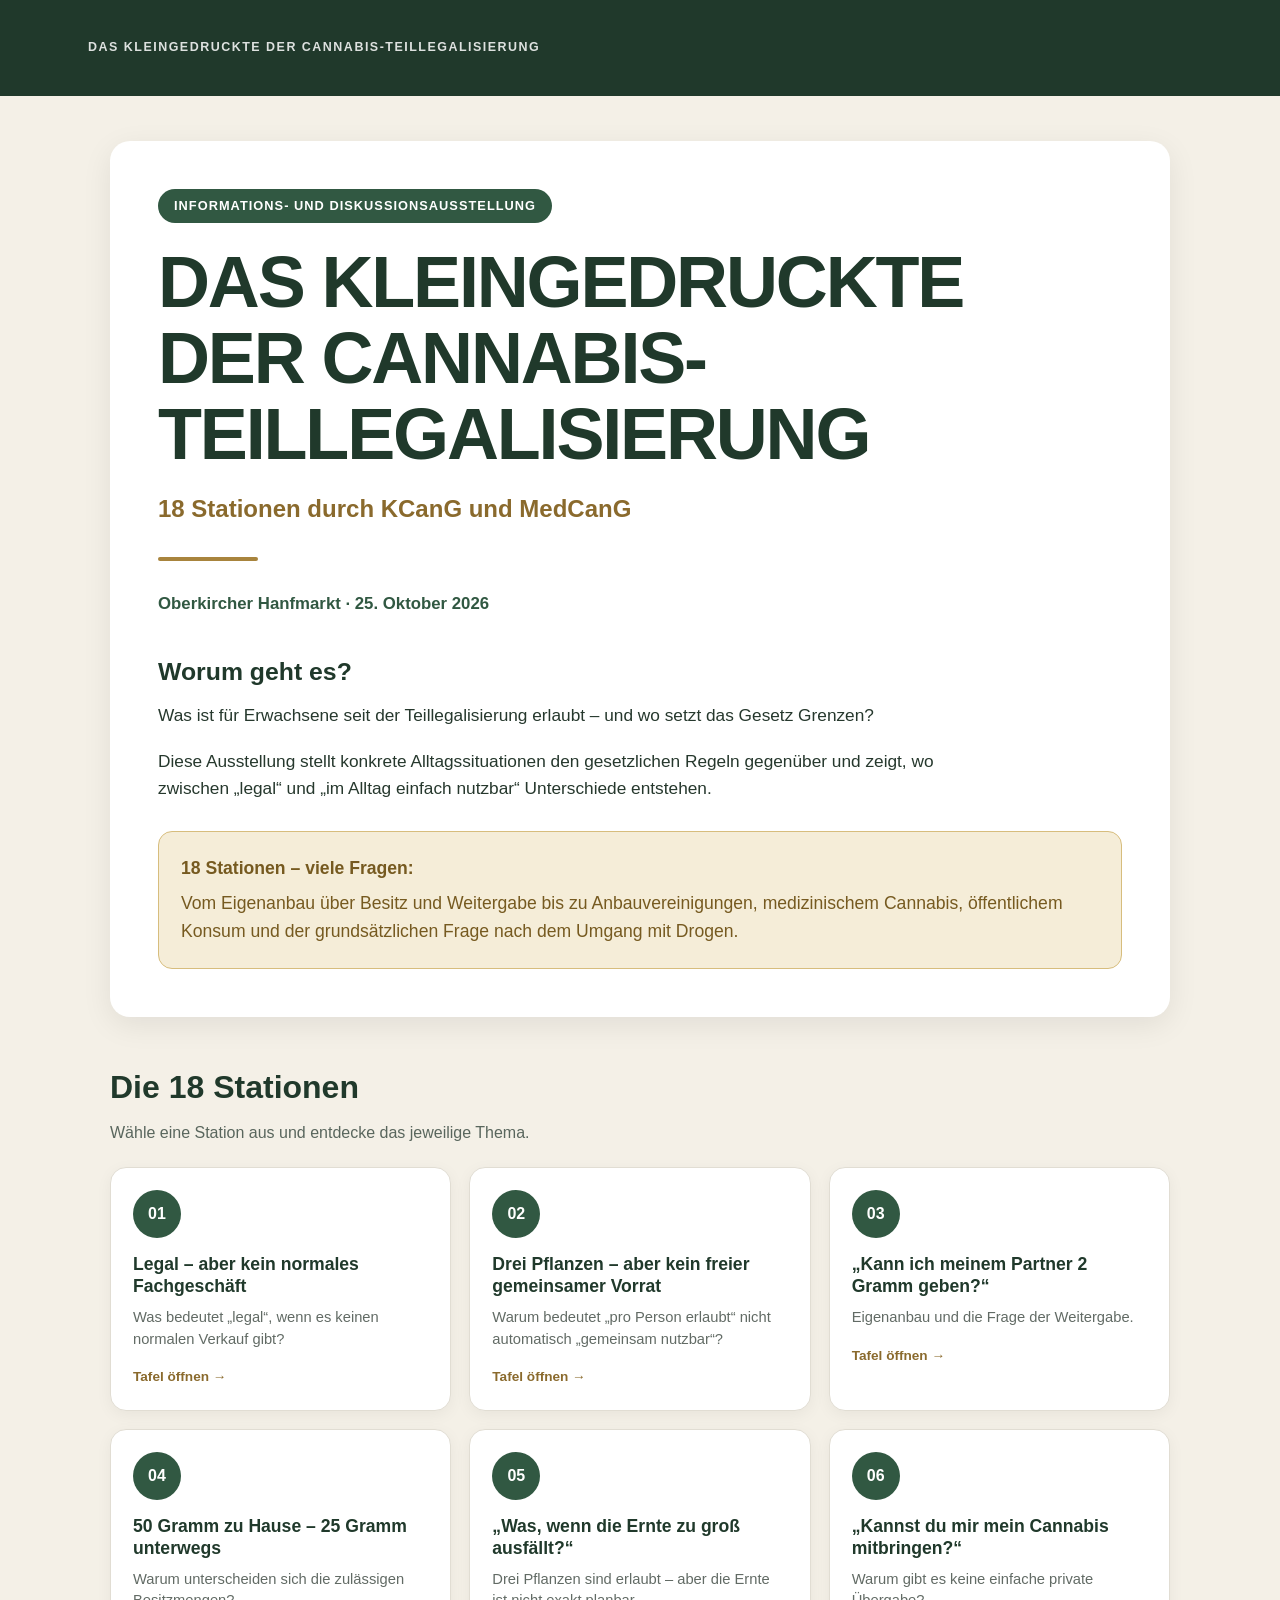
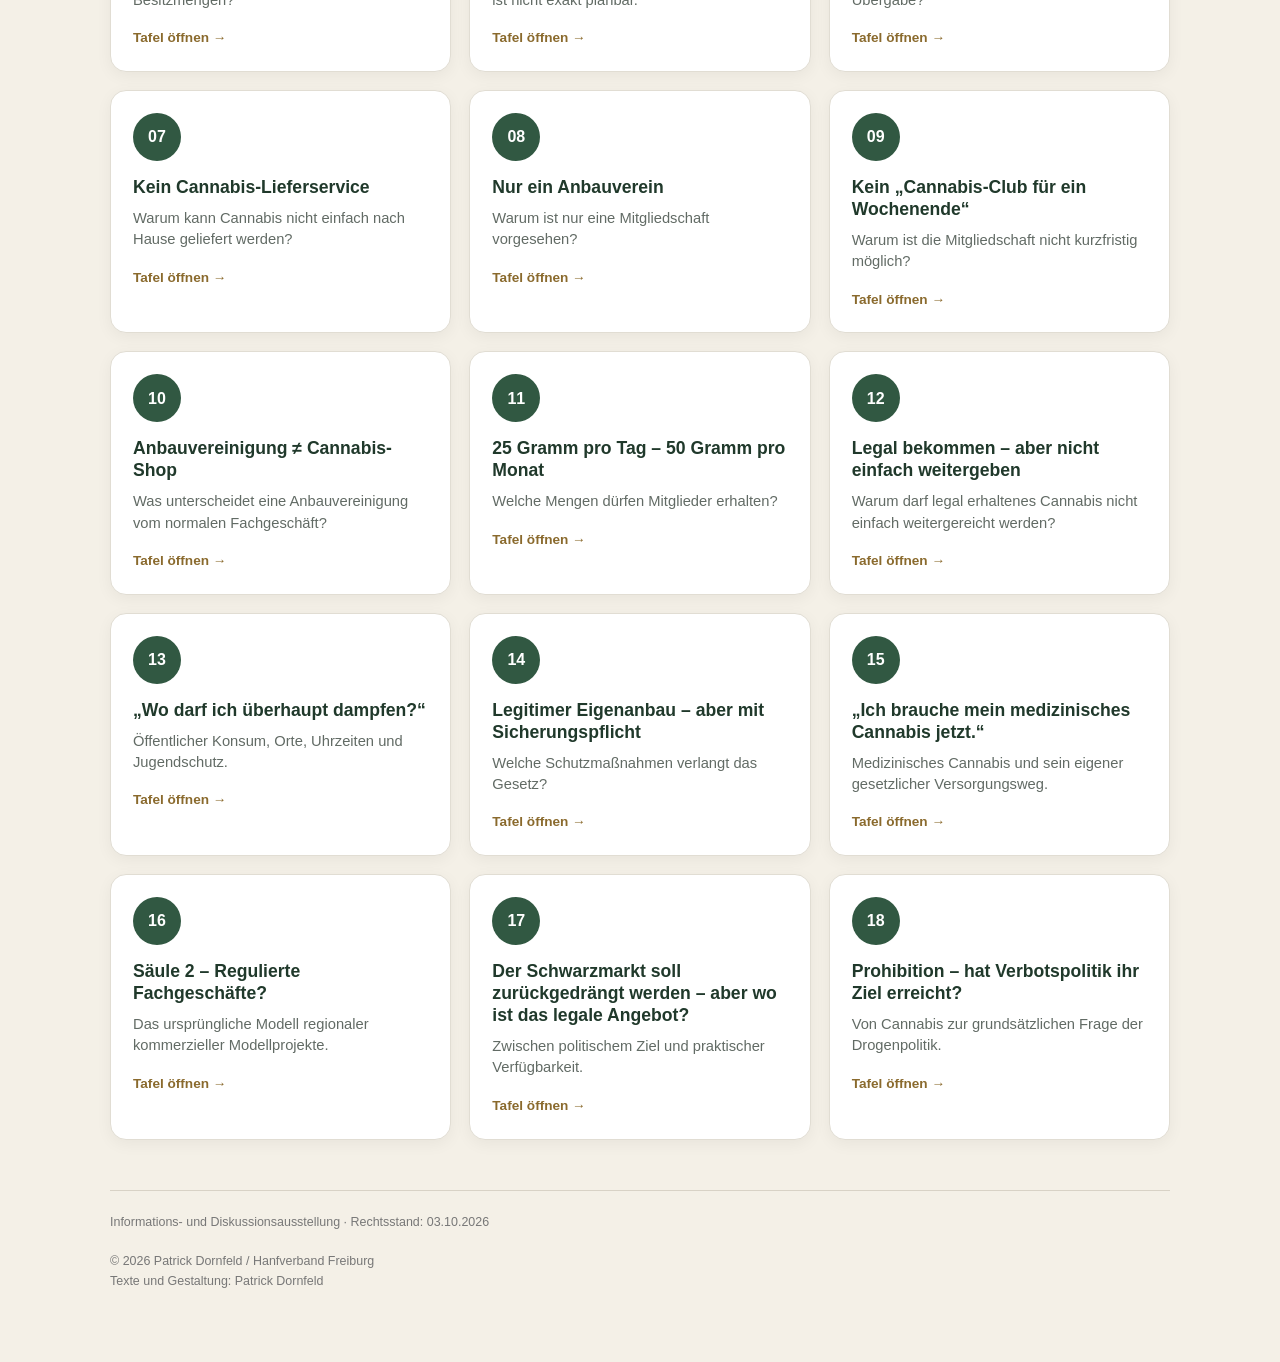
<file: websitecang/Index.html>
<!DOCTYPE html>
<html lang="de">
<head>
  <meta charset="UTF-8">
  <meta name="viewport" content="width=device-width, initial-scale=1.0">

  <title>Das Kleingedruckte der Cannabis-Teillegalisierung</title>

  <style>
    * {
      box-sizing: border-box;
    }

    body {
      margin: 0;
      background: #f4f0e7;
      color: #26382d;
      font-family: -apple-system, BlinkMacSystemFont, "Segoe UI",
                   Roboto, Helvetica, Arial, sans-serif;
      line-height: 1.6;
    }

    header {
      background: #20392b;
      color: white;
      padding: 22px 24px;
    }

    header .ausstellung {
      max-width: 1100px;
      margin: auto;
      font-size: 0.78rem;
      letter-spacing: 0.12em;
      text-transform: uppercase;
      opacity: 0.85;
    }

    main {
      max-width: 1100px;
      margin: 0 auto;
      padding: 45px 20px 70px;
    }

    /* STARTBEREICH */

    .intro {
      background: white;
      border-radius: 20px;
      padding: 48px;
      box-shadow: 0 8px 30px rgba(0,0,0,0.08);
      margin-bottom: 45px;
    }

    .label {
      display: inline-block;
      background: #315842;
      color: white;
      border-radius: 20px;
      padding: 7px 16px;
      font-size: 0.8rem;
      font-weight: 700;
      letter-spacing: 0.08em;
      text-transform: uppercase;
      margin-bottom: 22px;
    }

    h1 {
      margin: 0;
      color: #20392b;
      font-size: clamp(2.3rem, 6vw, 4.5rem);
      line-height: 1.05;
      letter-spacing: -0.03em;
    }

    .untertitel {
      color: #8a6a2d;
      font-size: clamp(1.1rem, 2.5vw, 1.5rem);
      font-weight: 700;
      margin-top: 18px;
    }

    .linie {
      width: 100px;
      height: 4px;
      background: #a8843d;
      margin: 28px 0 30px;
      border-radius: 3px;
    }

    .datum {
      font-size: 1.05rem;
      font-weight: 600;
      color: #315842;
      margin-bottom: 35px;
    }

    .intro h2 {
      color: #20392b;
      font-size: 1.55rem;
      margin-bottom: 10px;
    }

    .intro p {
      font-size: 1.08rem;
      max-width: 850px;
      margin: 0 0 18px;
    }

    .frage {
      margin-top: 28px;
      background: #f5edd8;
      border: 1px solid #d7bd7d;
      border-radius: 14px;
      padding: 22px;
      font-size: 1.1rem;
      color: #765a20;
    }

    .frage strong {
      display: block;
      margin-bottom: 7px;
    }

    /* STATIONEN */

    .stationen-header {
      margin-bottom: 22px;
    }

    .stationen-header h2 {
      margin: 0;
      color: #20392b;
      font-size: 2rem;
    }

    .stationen-header p {
      margin: 7px 0 0;
      color: #59665d;
    }

    .stationen {
      display: grid;
      grid-template-columns: repeat(3, 1fr);
      gap: 18px;
    }

    .station {
      display: block;
      text-decoration: none;
      color: inherit;
      background: white;
      border-radius: 16px;
      padding: 22px;
      border: 1px solid #e1ddd3;
      box-shadow: 0 4px 16px rgba(0,0,0,0.05);
      transition: transform 0.18s ease,
                  box-shadow 0.18s ease,
                  border-color 0.18s ease;
    }

    .station:hover {
      transform: translateY(-3px);
      box-shadow: 0 9px 24px rgba(0,0,0,0.10);
      border-color: #a8843d;
    }

    .nummer {
      width: 48px;
      height: 48px;
      border-radius: 50%;
      background: #315842;
      color: white;
      display: flex;
      align-items: center;
      justify-content: center;
      font-weight: 700;
      margin-bottom: 16px;
    }

    .station h3 {
      margin: 0 0 9px;
      color: #20392b;
      font-size: 1.1rem;
      line-height: 1.25;
    }

    .station p {
      margin: 0;
      color: #626b65;
      font-size: 0.92rem;
      line-height: 1.45;
    }

    .weiter {
      display: block;
      margin-top: 16px;
      color: #8a6a2d;
      font-size: 0.85rem;
      font-weight: 700;
    }

    /* FOOTER */

    footer {
      margin-top: 50px;
      padding-top: 22px;
      border-top: 1px solid #d8d2c6;
      color: #777;
      font-size: 0.78rem;
    }

    @media (max-width: 850px) {
      .stationen {
        grid-template-columns: repeat(2, 1fr);
      }

      .intro {
        padding: 36px 30px;
      }
    }

    @media (max-width: 600px) {
      main {
        padding: 25px 12px 50px;
      }

      .intro {
        padding: 28px 21px;
        border-radius: 15px;
      }

      .stationen {
        grid-template-columns: 1fr;
      }

      .station {
        padding: 20px;
      }

      h1 {
        font-size: 2.35rem;
      }
    }
    
    .seiten-navigation {
  background: #20392b;
  color: white;
  padding: 16px 5%;
  display: flex;
  justify-content: space-between;
  align-items: center;
  gap: 16px;
  flex-wrap: wrap;
}

.seiten-navigation a {
  color: white;
  text-decoration: none;
}

.seiten-navigation a:hover,
.seiten-navigation a:focus {
  color: #e3c77f;
  text-decoration: underline;
}

.nav-logo {
  font-weight: 700;
  font-size: 1.05rem;
}

.nav-links {
  display: flex;
  flex-wrap: wrap;
  gap: 18px;
}

@media (max-width: 700px) {
  .seiten-navigation {
    flex-direction: column;
    align-items: flex-start;
  }

  .nav-links {
    flex-direction: column;
    gap: 12px;
  }
}
  </style>
</head>

<body>
<nav class="seiten-navigation" aria-label="Hauptnavigation">

  <a class="nav-logo" href="Start.html">

   <header>
  <div class="ausstellung">
    Das Kleingedruckte der Cannabis-Teillegalisierung
  </div>
</header>

  </a>

</nav>


<main>

  <!-- STARTSEITE -->

  <section class="intro">

    <div class="label">
      Informations- und Diskussionsausstellung
    </div>

    <h1>
      DAS KLEINGEDRUCKTE DER
      CANNABIS-TEILLEGALISIERUNG
    </h1>

    <div class="untertitel">
      18 Stationen durch KCanG und MedCanG
    </div>

    <div class="linie"></div>

    <div class="datum">
      Oberkircher Hanfmarkt · 25. Oktober 2026
    </div>

    <h2>Worum geht es?</h2>

    <p>
      Was ist für Erwachsene seit der Teillegalisierung erlaubt –
      und wo setzt das Gesetz Grenzen?
    </p>

    <p>
      Diese Ausstellung stellt konkrete Alltagssituationen den
      gesetzlichen Regeln gegenüber und zeigt, wo zwischen
      „legal“ und „im Alltag einfach nutzbar“ Unterschiede entstehen.
    </p>

    <div class="frage">
      <strong>18 Stationen – viele Fragen:</strong>

      Vom Eigenanbau über Besitz und Weitergabe bis zu
      Anbauvereinigungen, medizinischem Cannabis, öffentlichem Konsum
      und der grundsätzlichen Frage nach dem Umgang mit Drogen.
    </div>

  </section>


  <!-- STATIONEN -->

  <section>

    <div class="stationen-header">
      <h2>Die 18 Stationen</h2>

      <p>
        Wähle eine Station aus und entdecke das jeweilige Thema.
      </p>
    </div>


    <div class="stationen">

      <a class="station" href="Tafel1.html">
        <div class="nummer">01</div>
        <h3>Legal – aber kein normales Fachgeschäft</h3>
        <p>Was bedeutet „legal“, wenn es keinen normalen Verkauf gibt?</p>
        <span class="weiter">Tafel öffnen →</span>
      </a>

      <a class="station" href="Tafel2.html">
        <div class="nummer">02</div>
        <h3>Drei Pflanzen – aber kein freier gemeinsamer Vorrat</h3>
        <p>Warum bedeutet „pro Person erlaubt“ nicht automatisch „gemeinsam nutzbar“?</p>
        <span class="weiter">Tafel öffnen →</span>
      </a>

      <a class="station" href="Tafel3.html">
        <div class="nummer">03</div>
        <h3>„Kann ich meinem Partner 2 Gramm geben?“</h3>
        <p>Eigenanbau und die Frage der Weitergabe.</p>
        <span class="weiter">Tafel öffnen →</span>
      </a>

      <a class="station" href="Tafel4.html">
        <div class="nummer">04</div>
        <h3>50 Gramm zu Hause – 25 Gramm unterwegs</h3>
        <p>Warum unterscheiden sich die zulässigen Besitzmengen?</p>
        <span class="weiter">Tafel öffnen →</span>
      </a>

      <a class="station" href="Tafel5.html">
        <div class="nummer">05</div>
        <h3>„Was, wenn die Ernte zu groß ausfällt?“</h3>
        <p>Drei Pflanzen sind erlaubt – aber die Ernte ist nicht exakt planbar.</p>
        <span class="weiter">Tafel öffnen →</span>
      </a>

      <a class="station" href="Tafel6.html">
        <div class="nummer">06</div>
        <h3>„Kannst du mir mein Cannabis mitbringen?“</h3>
        <p>Warum gibt es keine einfache private Übergabe?</p>
        <span class="weiter">Tafel öffnen →</span>
      </a>

      <a class="station" href="Tafel7.html">
        <div class="nummer">07</div>
        <h3>Kein Cannabis-Lieferservice</h3>
        <p>Warum kann Cannabis nicht einfach nach Hause geliefert werden?</p>
        <span class="weiter">Tafel öffnen →</span>
      </a>

      <a class="station" href="Tafel8.html">
        <div class="nummer">08</div>
        <h3>Nur ein Anbauverein</h3>
        <p>Warum ist nur eine Mitgliedschaft vorgesehen?</p>
        <span class="weiter">Tafel öffnen →</span>
      </a>

      <a class="station" href="Tafel9.html">
        <div class="nummer">09</div>
        <h3>Kein „Cannabis-Club für ein Wochenende“</h3>
        <p>Warum ist die Mitgliedschaft nicht kurzfristig möglich?</p>
        <span class="weiter">Tafel öffnen →</span>
      </a>

      <a class="station" href="Tafel10.html">
        <div class="nummer">10</div>
        <h3>Anbauvereinigung ≠ Cannabis-Shop</h3>
        <p>Was unterscheidet eine Anbauvereinigung vom normalen Fachgeschäft?</p>
        <span class="weiter">Tafel öffnen →</span>
      </a>

      <a class="station" href="Tafel11.html">
        <div class="nummer">11</div>
        <h3>25 Gramm pro Tag – 50 Gramm pro Monat</h3>
        <p>Welche Mengen dürfen Mitglieder erhalten?</p>
        <span class="weiter">Tafel öffnen →</span>
      </a>

      <a class="station" href="Tafel12.html">
        <div class="nummer">12</div>
        <h3>Legal bekommen – aber nicht einfach weitergeben</h3>
        <p>Warum darf legal erhaltenes Cannabis nicht einfach weitergereicht werden?</p>
        <span class="weiter">Tafel öffnen →</span>
      </a>

      <a class="station" href="Tafel13.html">
        <div class="nummer">13</div>
        <h3>„Wo darf ich überhaupt dampfen?“</h3>
        <p>Öffentlicher Konsum, Orte, Uhrzeiten und Jugendschutz.</p>
        <span class="weiter">Tafel öffnen →</span>
      </a>

      <a class="station" href="Tafel14.html">
        <div class="nummer">14</div>
        <h3>Legitimer Eigenanbau – aber mit Sicherungspflicht</h3>
        <p>Welche Schutzmaßnahmen verlangt das Gesetz?</p>
        <span class="weiter">Tafel öffnen →</span>
      </a>

      <a class="station" href="Tafel15.html">
        <div class="nummer">15</div>
        <h3>„Ich brauche mein medizinisches Cannabis jetzt.“</h3>
        <p>Medizinisches Cannabis und sein eigener gesetzlicher Versorgungsweg.</p>
        <span class="weiter">Tafel öffnen →</span>
      </a>

      <a class="station" href="Tafel16.html">
        <div class="nummer">16</div>
        <h3>Säule 2 – Regulierte Fachgeschäfte?</h3>
        <p>Das ursprüngliche Modell regionaler kommerzieller Modellprojekte.</p>
        <span class="weiter">Tafel öffnen →</span>
      </a>

      <a class="station" href="Tafel17.html">
        <div class="nummer">17</div>
        <h3>Der Schwarzmarkt soll zurückgedrängt werden – aber wo ist das legale Angebot?</h3>
        <p>Zwischen politischem Ziel und praktischer Verfügbarkeit.</p>
        <span class="weiter">Tafel öffnen →</span>
      </a>

      <a class="station" href="Tafel18.html">
        <div class="nummer">18</div>
        <h3>Prohibition – hat Verbotspolitik ihr Ziel erreicht?</h3>
        <p>Von Cannabis zur grundsätzlichen Frage der Drogenpolitik.</p>
        <span class="weiter">Tafel öffnen →</span>
      </a>

    </div>

  </section>


  <footer>
    Informations- und Diskussionsausstellung · Rechtsstand: 03.10.2026
    <br><br>
    © 2026 Patrick Dornfeld / Hanfverband Freiburg
    <br>
    Texte und Gestaltung: Patrick Dornfeld
  </footer>

</main>

</body>
</html>
</file>
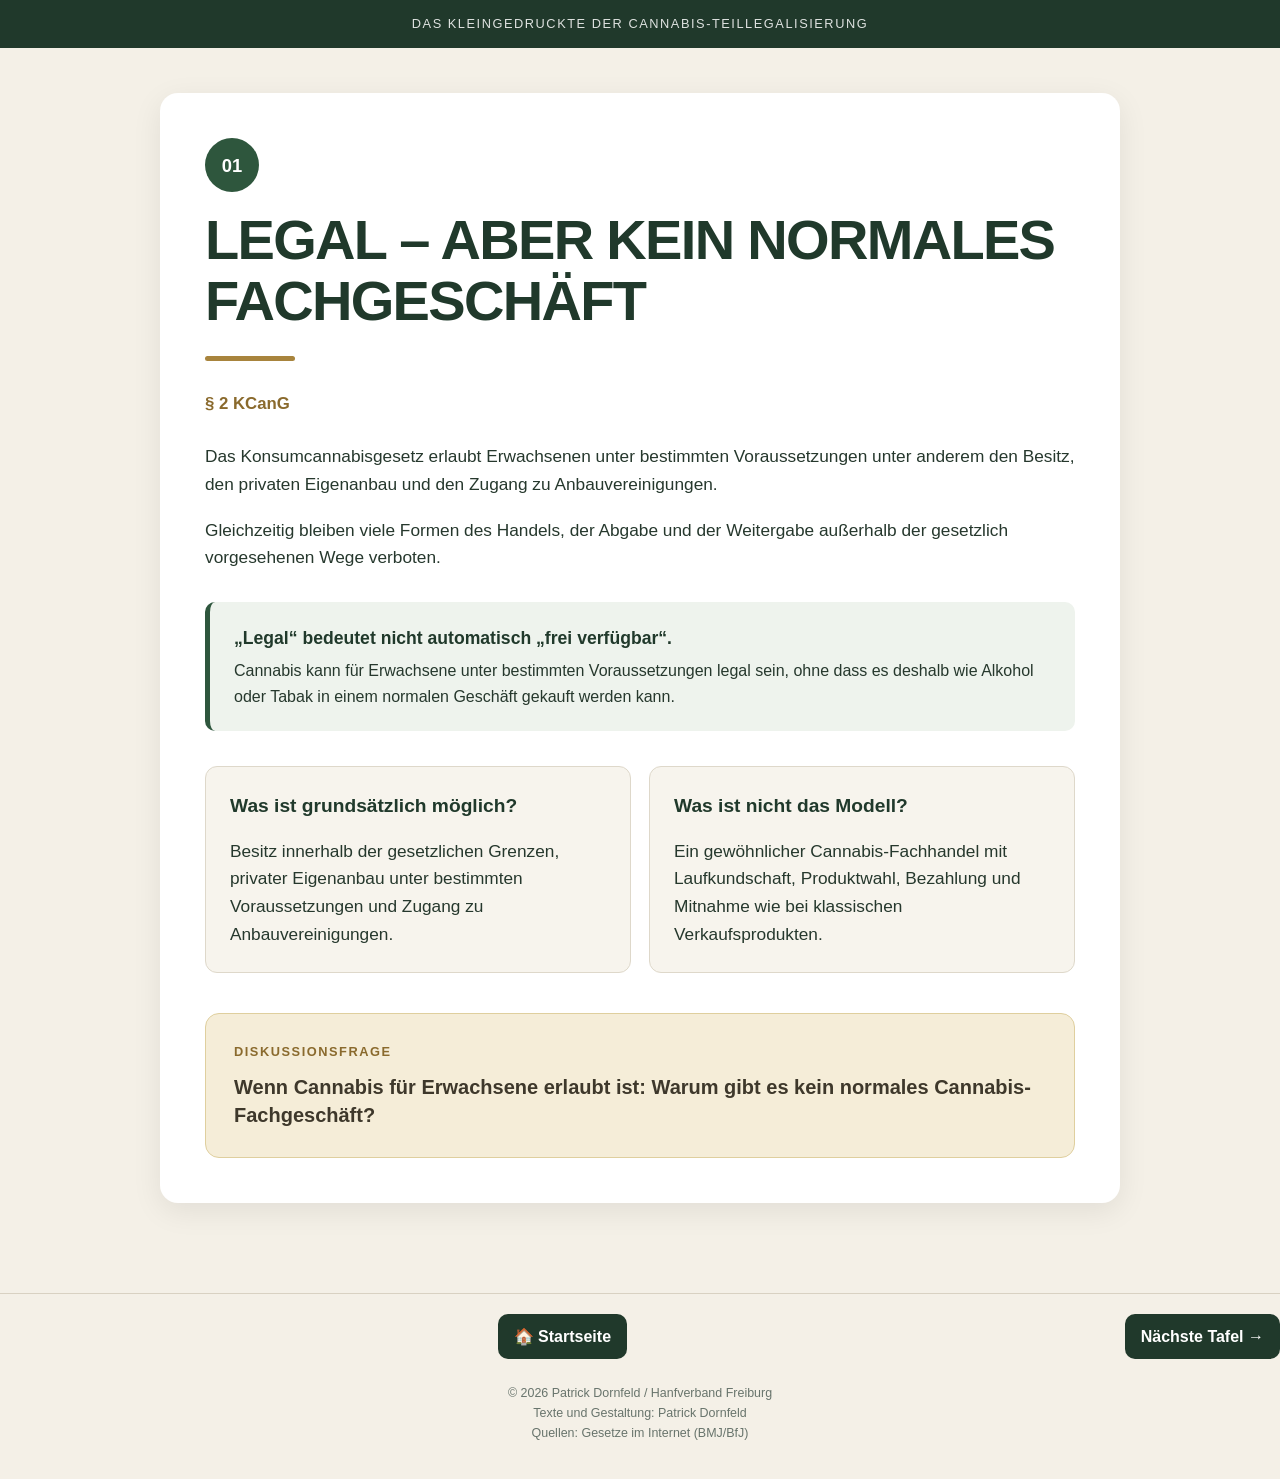
<file: websitecang/Tafel1.html>
<!DOCTYPE html>
<html lang="de">
<head>
    <meta charset="UTF-8">
    <meta name="viewport" content="width=device-width, initial-scale=1.0">
    <title>Legal – aber kein normales Fachgeschäft</title>
    <style>
        * {
            box-sizing: border-box;
        }
        html {
            scroll-behavior: smooth;
        }
        body {
            margin: 0;
            font-family: -apple-system, BlinkMacSystemFont, "Segoe UI",
                         Roboto, Helvetica, Arial, sans-serif;
            background: #f4f0e7;
            color: #26382d;
            line-height: 1.6;
        }
        /* Kopfbereich */
        header {
            background: #20392b;
            color: white;
            padding: 14px 20px;
            text-align: center;
        }
        header .ausstellung {
            font-size: 0.8rem;
            letter-spacing: 0.12em;
            text-transform: uppercase;
            opacity: 0.85;
        }
        /* Hauptbereich */
        main {
            max-width: 1000px;
            margin: 0 auto;
            padding: 45px 20px 60px;
        }
        .tafel {
            background: white;
            border-radius: 18px;
            padding: 45px;
            box-shadow: 0 8px 30px rgba(0, 0, 0, 0.08);
        }
        /* Nummer */
        .nummer {
            display: inline-flex;
            align-items: center;
            justify-content: center;
            width: 54px;
            height: 54px;
            border-radius: 50%;
            background: #2e563d;
            color: white;
            font-size: 1.15rem;
            font-weight: 800;
            margin-bottom: 18px;
        }
        /* Überschrift */
        h1 {
            margin: 0 0 15px;
            font-size: clamp(2rem, 5vw, 3.5rem);
            line-height: 1.08;
            letter-spacing: -0.03em;
            color: #20392b;
        }
        /* Goldene Linie */
        .linie {
            width: 90px;
            height: 5px;
            background: #a8843d;
            border-radius: 10px;
            margin: 25px 0 30px;
        }
        /* Gesetz */
        .gesetz {
            color: #8a6a2d;
            font-weight: 800;
            font-size: 1.05rem;
            margin-bottom: 25px;
        }
        /* Text */
        p {
            font-size: 1.08rem;
            margin: 0 0 18px;
        }
        /* Hervorgehobener Bereich */
        .hinweis {
            background: #eef3ed;
            border-left: 5px solid #2e563d;
            padding: 22px 24px;
            border-radius: 10px;
            margin: 30px 0;
        }
        .hinweis strong {
            display: block;
            color: #20392b;
            font-size: 1.1rem;
            margin-bottom: 6px;
        }
        /* Gegensatz */
        .gegensatz {
            display: grid;
            grid-template-columns: 1fr 1fr;
            gap: 18px;
            margin: 35px 0;
        }
        .box {
            padding: 24px;
            border-radius: 12px;
            background: #f7f4ed;
            border: 1px solid #ded8ca;
        }
        .box h2 {
            margin-top: 0;
            font-size: 1.2rem;
            color: #20392b;
        }
        .box p {
            margin-bottom: 0;
        }
        /* Diskussionsfrage */
        .frage {
            margin-top: 40px;
            padding: 28px;
            background: #f5edd8;
            border-radius: 14px;
            border: 1px solid #dfcf9e;
        }
        .frage-label {
            color: #8a6a2d;
            font-size: 0.8rem;
            font-weight: 800;
            letter-spacing: 0.12em;
            text-transform: uppercase;
            margin-bottom: 10px;
        }
        .frage p {
            margin: 0;
            font-size: 1.25rem;
            font-weight: 750;
            line-height: 1.4;
            color: #3e382b;
        }
        /* Fußzeile */
        footer {
            text-align: center;
            color: #68746c;
            font-size: 0.78rem;
            padding: 25px 20px 35px;
        }
        /* Smartphone */
        @media (max-width: 700px) {
            main {
                padding: 25px 12px 40px;
            }
            .tafel {
                padding: 28px 22px;
                border-radius: 14px;
            }
            h1 {
                font-size: 2rem;
            }
            p {
                font-size: 1rem;
            }
            .gegensatz {
                grid-template-columns: 1fr;
            }
            .frage {
                padding: 22px;
            }
            .frage p {
                font-size: 1.1rem;
            }
        }
   
   .tafel-navigation {
  margin-top: 30px;
  padding-top: 20px;
  border-top: 1px solid #d8d1c2;

  display: flex;
  justify-content: space-between;
  align-items: center;
  gap: 12px;
}

.tafel-navigation a {
  display: inline-block;
  padding: 10px 16px;
  background: #20392b;
  color: white;
  text-decoration: none;
  border-radius: 10px;
  font-weight: 600;
  transition: 0.2s ease;
}

.tafel-navigation a:hover,
.tafel-navigation a:focus {
  background: #a8843d;
  color: white;
}

@media (max-width: 700px) {
  .tafel-navigation {
    flex-direction: column;
  }

  .tafel-navigation a,
  .tafel-navigation span {
    width: 100%;
    text-align: center;
  }
}
   
    </style>
</head>
<body>
<header>
    <div class="ausstellung">
        Das Kleingedruckte der Cannabis-Teillegalisierung
    </div>
</header>
<main>
    <article class="tafel">
        <!-- Tafelnummer -->
        <div class="nummer">
            01
        </div>
        <!-- Überschrift -->
        <h1>
            LEGAL – ABER KEIN NORMALES FACHGESCHÄFT
        </h1>
        <div class="linie"></div>
        <!-- Gesetzliche Grundlage -->
        <div class="gesetz">
            § 2 KCanG
        </div>
        <!-- Haupttext -->
        <p>
            Das Konsumcannabisgesetz erlaubt Erwachsenen unter bestimmten
            Voraussetzungen unter anderem den Besitz, den privaten Eigenanbau
            und den Zugang zu Anbauvereinigungen.
        </p>
        <p>
            Gleichzeitig bleiben viele Formen des Handels, der Abgabe und der
            Weitergabe außerhalb der gesetzlich vorgesehenen Wege verboten.
        </p>
        <!-- Hinweis -->
        <div class="hinweis">
            <strong>
                „Legal“ bedeutet nicht automatisch „frei verfügbar“.
            </strong>
            Cannabis kann für Erwachsene unter bestimmten Voraussetzungen
            legal sein, ohne dass es deshalb wie Alkohol oder Tabak in einem
            normalen Geschäft gekauft werden kann.
        </div>
        <!-- Gegenüberstellung -->
        <div class="gegensatz">
            <div class="box">
                <h2>
                    Was ist grundsätzlich möglich?
                </h2>
                <p>
                    Besitz innerhalb der gesetzlichen Grenzen,
                    privater Eigenanbau unter bestimmten Voraussetzungen
                    und Zugang zu Anbauvereinigungen.
                </p>
            </div>
            <div class="box">
                <h2>
                    Was ist nicht das Modell?
                </h2>
                <p>
                    Ein gewöhnlicher Cannabis-Fachhandel mit
                    Laufkundschaft, Produktwahl, Bezahlung und
                    Mitnahme wie bei klassischen Verkaufsprodukten.
                </p>
            </div>
        </div>
        <!-- Diskussionsfrage -->
        <div class="frage">
            <div class="frage-label">
                Diskussionsfrage
            </div>
            <p>
                Wenn Cannabis für Erwachsene erlaubt ist:
                Warum gibt es kein normales Cannabis-Fachgeschäft?
            </p>
        </div>
    </article>
</main>

<nav class="tafel-navigation" aria-label="Tafelnavigation">
  <span></span>
  <a href="index.html">🏠 Startseite</a>
  <a href="Tafel2.html">Nächste Tafel →</a>
</nav>

<footer>
    © 2026 Patrick Dornfeld / Hanfverband Freiburg<br>
    Texte und Gestaltung: Patrick Dornfeld<br>
    Quellen: Gesetze im Internet (BMJ/BfJ)
</footer>
</body>
</html>
</file>
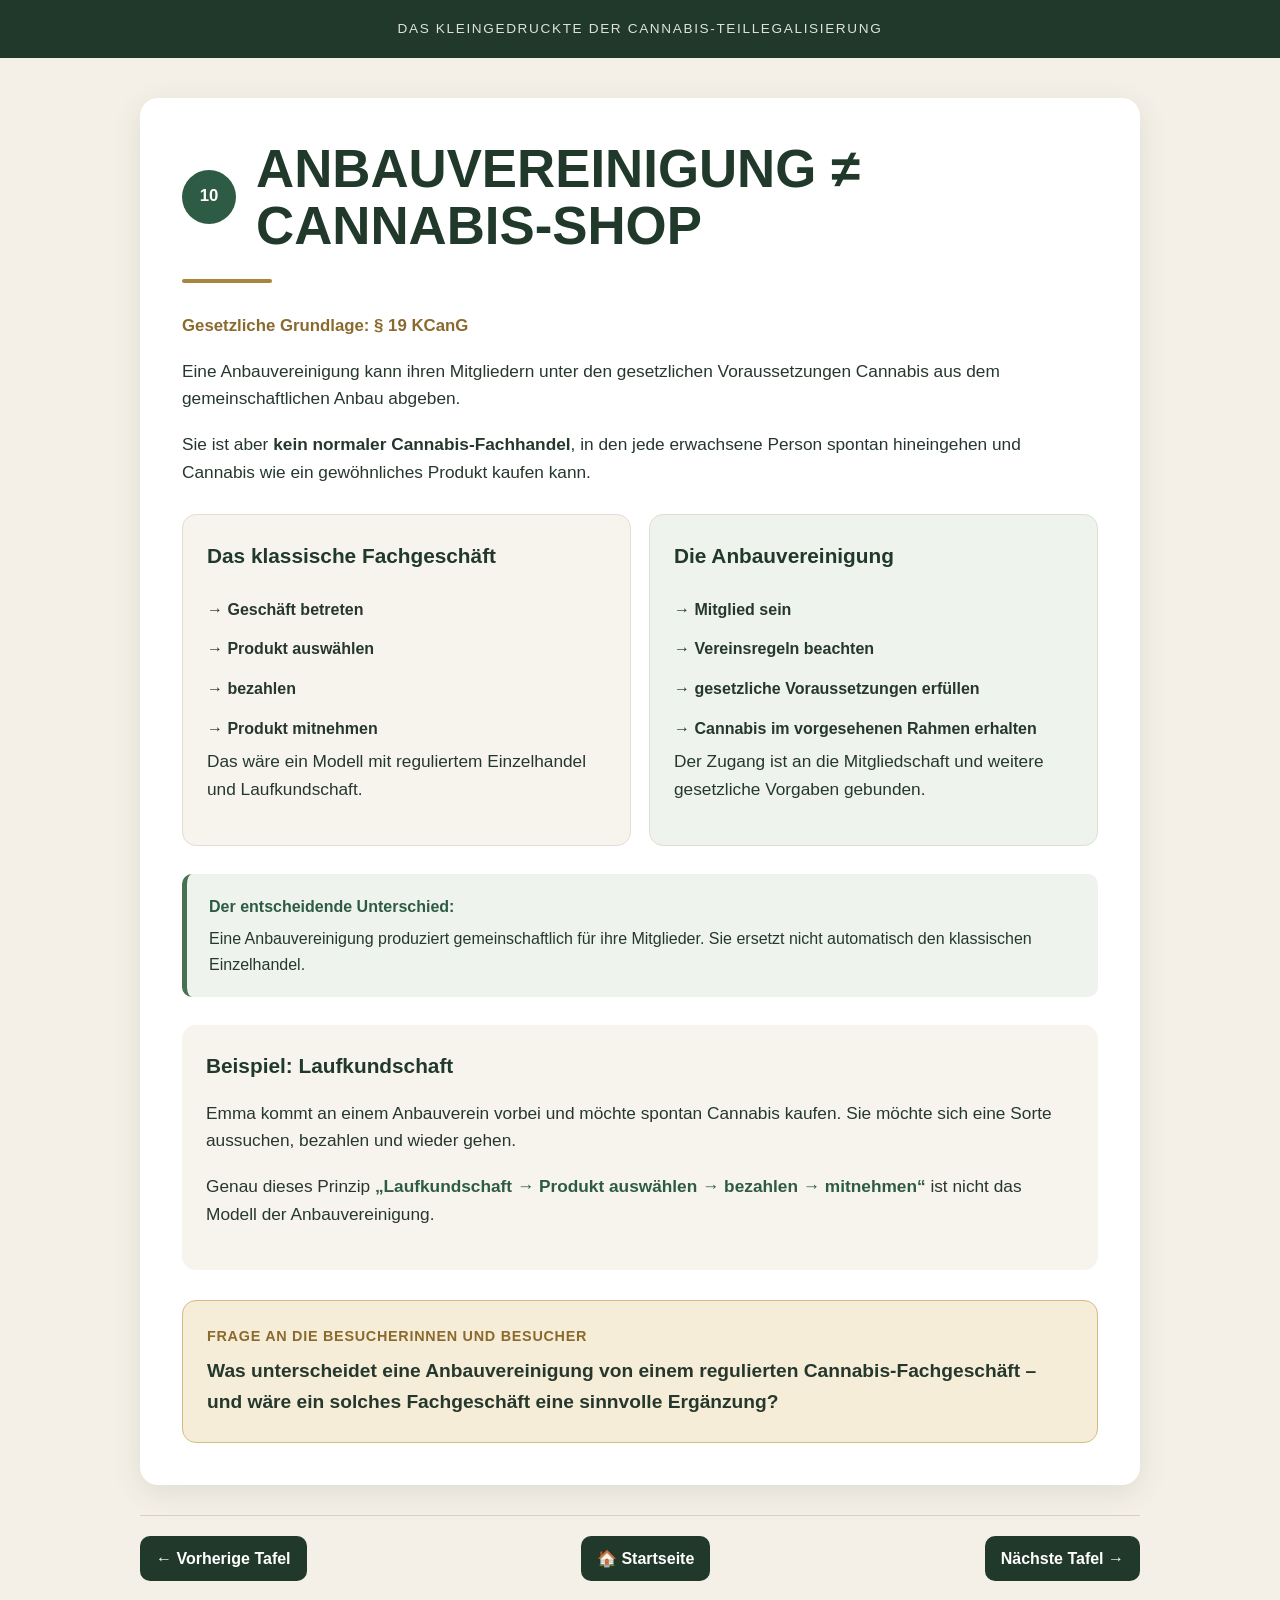
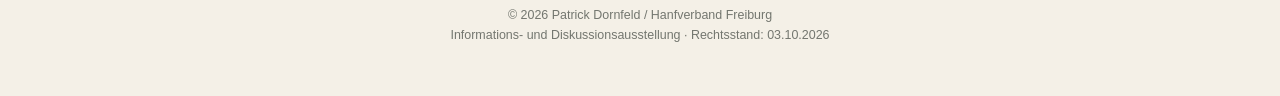
<file: websitecang/Tafel10.html>
<!DOCTYPE html>
<html lang="de">
<head>
  <meta charset="UTF-8">
  <meta name="viewport" content="width=device-width, initial-scale=1.0">
  <title>Tafel 10 – Cannabis-Ausstellung</title>

  <style>
    body {
      margin: 0;
      background: #f4f0e7;
      color: #26382d;
      font-family: -apple-system, BlinkMacSystemFont, "Segoe UI", Roboto, Arial, sans-serif;
      line-height: 1.6;
    }

    header {
      background: #20392b;
      color: white;
      padding: 18px 24px;
      text-align: center;
    }

    header .ausstellung {
      font-size: 0.85rem;
      letter-spacing: 0.12em;
      text-transform: uppercase;
      opacity: 0.85;
    }

    main {
      max-width: 1000px;
      margin: 0 auto;
      padding: 40px 20px 50px;
    }

    .tafel {
      background: white;
      border-radius: 18px;
      padding: 42px;
      box-shadow: 0 8px 30px rgba(38, 56, 45, 0.10);
    }

    .kopf {
      display: flex;
      align-items: center;
      gap: 20px;
      margin-bottom: 25px;
    }

    .nummer {
      width: 54px;
      height: 54px;
      min-width: 54px;
      border-radius: 50%;
      background: #2e5b43;
      color: white;
      display: flex;
      align-items: center;
      justify-content: center;
      font-weight: 700;
      font-size: 1.05rem;
    }

    h1 {
      margin: 0;
      color: #20392b;
      font-size: clamp(2rem, 5vw, 3.3rem);
      line-height: 1.08;
    }

    .linie {
      width: 90px;
      height: 4px;
      background: #a8843d;
      margin: 25px 0 30px;
      border-radius: 2px;
    }

    .gesetz {
      color: #8a6a2d;
      font-weight: 700;
      font-size: 1.05rem;
      margin-bottom: 18px;
    }

    p {
      font-size: 1.08rem;
      margin: 0 0 18px;
    }

    .hinweis {
      background: #eef3ed;
      border-left: 5px solid #477154;
      padding: 20px 22px;
      border-radius: 10px;
      margin: 28px 0;
    }

    .hinweis strong {
      display: block;
      margin-bottom: 6px;
      color: #2e5b43;
    }

    .vergleich {
      display: grid;
      grid-template-columns: 1fr 1fr;
      gap: 18px;
      margin: 28px 0;
    }

    .box {
      border-radius: 14px;
      padding: 24px;
      border: 1px solid #e2ddd1;
    }

    .box.shop {
      background: #f7f4ed;
    }

    .box.verein {
      background: #eef3ed;
    }

    .box h2 {
      margin-top: 0;
      color: #20392b;
      font-size: 1.3rem;
    }

    .ablauf {
      margin: 16px 0 0;
      font-weight: 600;
    }

    .ablauf span {
      display: block;
      padding: 7px 0;
    }

    .beispiel {
      background: #f7f4ed;
      border-radius: 14px;
      padding: 24px;
      margin: 28px 0;
    }

    .beispiel h2 {
      margin-top: 0;
      color: #20392b;
      font-size: 1.3rem;
    }

    .beispiel strong {
      color: #2e5b43;
    }

    .gegenfrage {
      background: #f5edd8;
      border: 1px solid #d4bd80;
      border-radius: 14px;
      padding: 24px;
      margin-top: 30px;
    }

    .gegenfrage strong {
      display: block;
      color: #8a6a2d;
      margin-bottom: 8px;
      text-transform: uppercase;
      letter-spacing: 0.05em;
      font-size: 0.9rem;
    }

    .gegenfrage p {
      margin: 0;
      font-size: 1.2rem;
      font-weight: 600;
    }

    footer {
      text-align: center;
      color: #73766f;
      font-size: 0.78rem;
      margin-top: 25px;
    }

    @media (max-width: 700px) {
      .tafel {
        padding: 26px 20px;
      }

      .kopf {
        align-items: flex-start;
      }

      .nummer {
        width: 46px;
        height: 46px;
        min-width: 46px;
      }

      .vergleich {
        grid-template-columns: 1fr;
      }

      p {
        font-size: 1rem;
      }
    }
    
    .tafel-navigation {
  margin-top: 30px;
  padding-top: 20px;
  border-top: 1px solid #d8d1c2;

  display: flex;
  justify-content: space-between;
  align-items: center;
  gap: 12px;
}

.tafel-navigation a {
  display: inline-block;
  padding: 10px 16px;
  background: #20392b;
  color: white;
  text-decoration: none;
  border-radius: 10px;
  font-weight: 600;
  transition: 0.2s ease;
}

.tafel-navigation a:hover,
.tafel-navigation a:focus {
  background: #a8843d;
  color: white;
}

@media (max-width: 700px) {
  .tafel-navigation {
    flex-direction: column;
  }

  .tafel-navigation a,
  .tafel-navigation span {
    width: 100%;
    text-align: center;
  }
}
    
  </style>
</head>

<body>

  <header>
    <div class="ausstellung">
      Das Kleingedruckte der Cannabis-Teillegalisierung
    </div>
  </header>

  <main>
    <section class="tafel">

      <div class="kopf">
        <div class="nummer">10</div>

        <div>
          <h1>ANBAUVEREINIGUNG ≠ CANNABIS-SHOP</h1>
        </div>
      </div>

      <div class="linie"></div>

      <div class="gesetz">
        Gesetzliche Grundlage: § 19 KCanG
      </div>

      <p>
        Eine Anbauvereinigung kann ihren Mitgliedern unter den gesetzlichen
        Voraussetzungen Cannabis aus dem gemeinschaftlichen Anbau abgeben.
      </p>

      <p>
        Sie ist aber <strong>kein normaler Cannabis-Fachhandel</strong>,
        in den jede erwachsene Person spontan hineingehen und Cannabis
        wie ein gewöhnliches Produkt kaufen kann.
      </p>

      <div class="vergleich">

        <div class="box shop">
          <h2>Das klassische Fachgeschäft</h2>

          <div class="ablauf">
            <span>→ Geschäft betreten</span>
            <span>→ Produkt auswählen</span>
            <span>→ bezahlen</span>
            <span>→ Produkt mitnehmen</span>
          </div>

          <p>
            Das wäre ein Modell mit reguliertem Einzelhandel und
            Laufkundschaft.
          </p>
        </div>

        <div class="box verein">
          <h2>Die Anbauvereinigung</h2>

          <div class="ablauf">
            <span>→ Mitglied sein</span>
            <span>→ Vereinsregeln beachten</span>
            <span>→ gesetzliche Voraussetzungen erfüllen</span>
            <span>→ Cannabis im vorgesehenen Rahmen erhalten</span>
          </div>

          <p>
            Der Zugang ist an die Mitgliedschaft und weitere gesetzliche
            Vorgaben gebunden.
          </p>
        </div>

      </div>

      <div class="hinweis">
        <strong>Der entscheidende Unterschied:</strong>

        Eine Anbauvereinigung produziert gemeinschaftlich für ihre
        Mitglieder. Sie ersetzt nicht automatisch den klassischen
        Einzelhandel.
      </div>

      <div class="beispiel">
        <h2>Beispiel: Laufkundschaft</h2>

        <p>
          Emma kommt an einem Anbauverein vorbei und möchte spontan
          Cannabis kaufen. Sie möchte sich eine Sorte aussuchen,
          bezahlen und wieder gehen.
        </p>

        <p>
          Genau dieses Prinzip
          <strong>„Laufkundschaft → Produkt auswählen → bezahlen →
          mitnehmen“</strong> ist nicht das Modell der
          Anbauvereinigung.
        </p>
      </div>

      <div class="gegenfrage">
        <strong>Frage an die Besucherinnen und Besucher</strong>

        <p>
          Was unterscheidet eine Anbauvereinigung von einem regulierten
          Cannabis-Fachgeschäft – und wäre ein solches Fachgeschäft
          eine sinnvolle Ergänzung?
        </p>
      </div>

    </section>

<nav class="tafel-navigation" aria-label="Tafelnavigation">
  <a href="Tafel9.html">← Vorherige Tafel</a>
  <a href="Start.html">🏠 Startseite</a>
  <a href="Tafel11.html">Nächste Tafel →</a>
</nav>

    <footer>
    
        © 2026 Patrick Dornfeld / Hanfverband Freiburg<br>
      Informations- und Diskussionsausstellung · Rechtsstand: 03.10.2026
    </footer>
  </main>

</body>
</html>
</file>
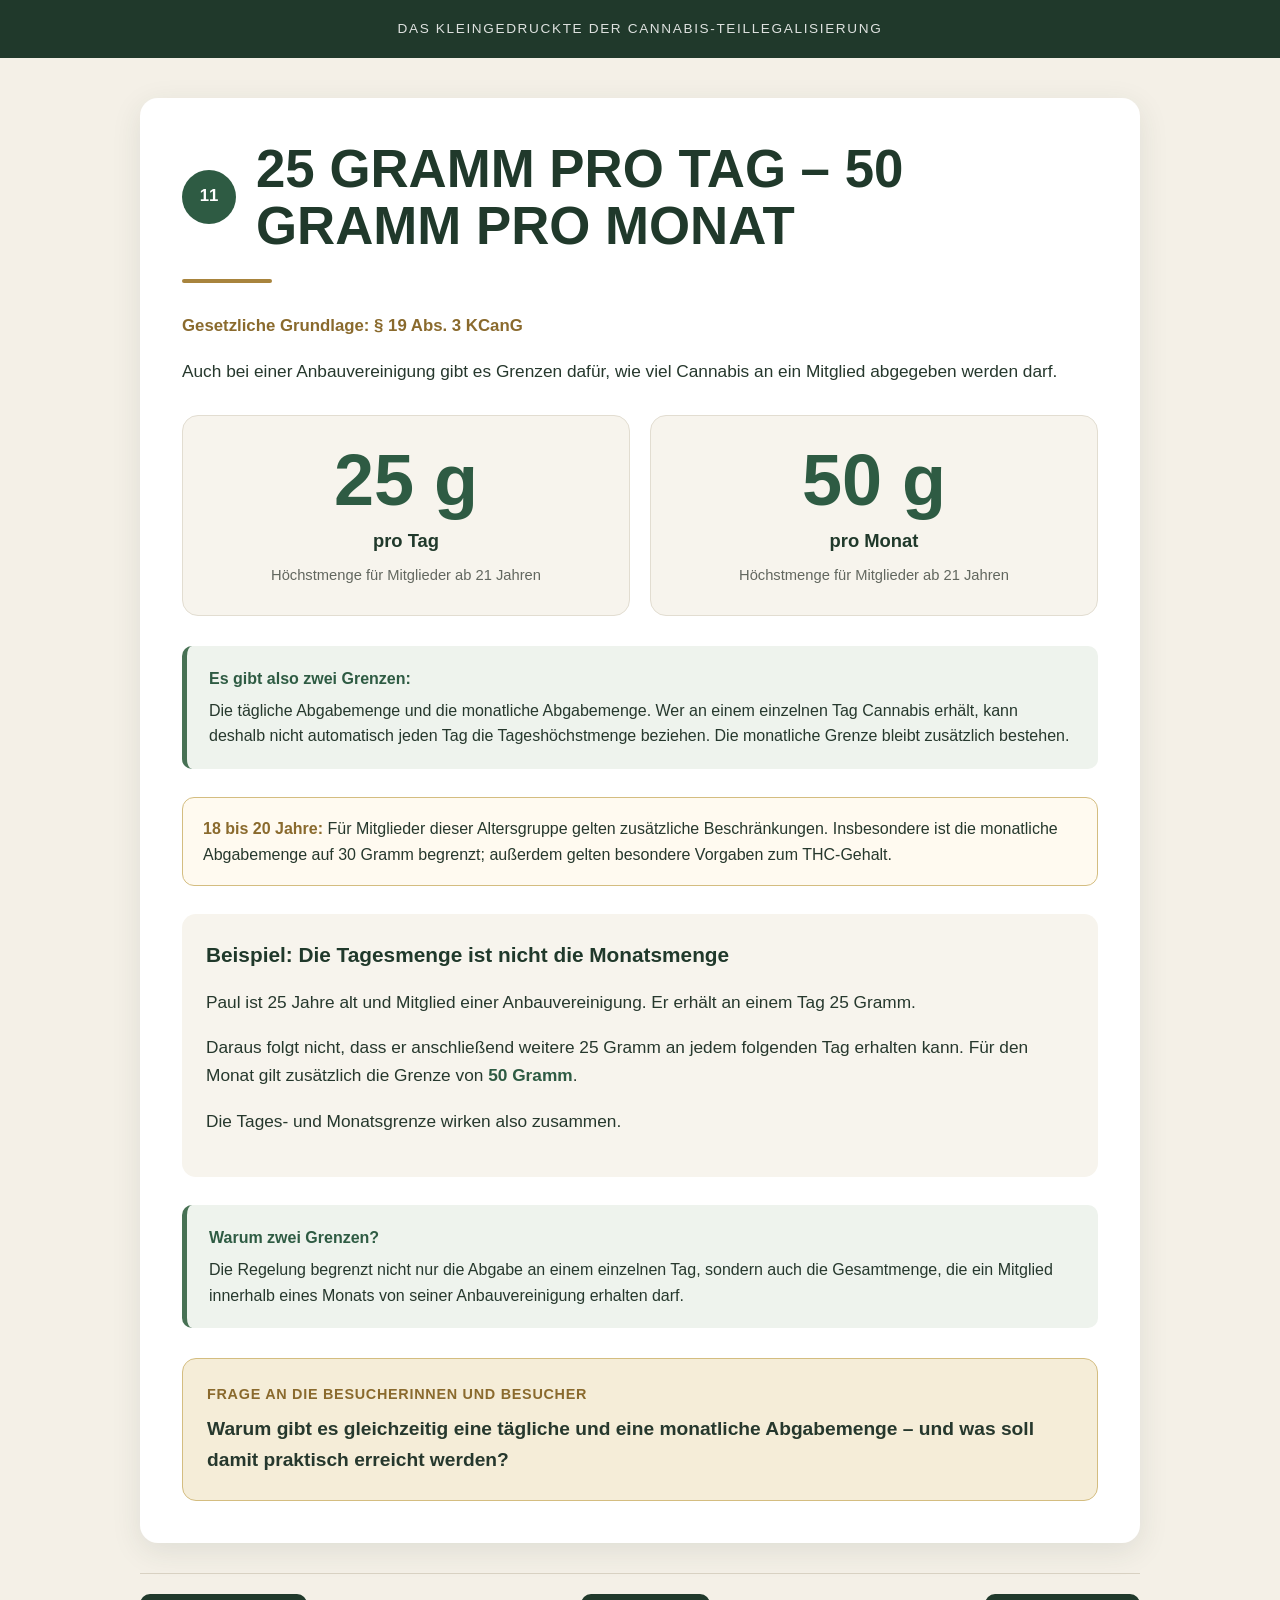
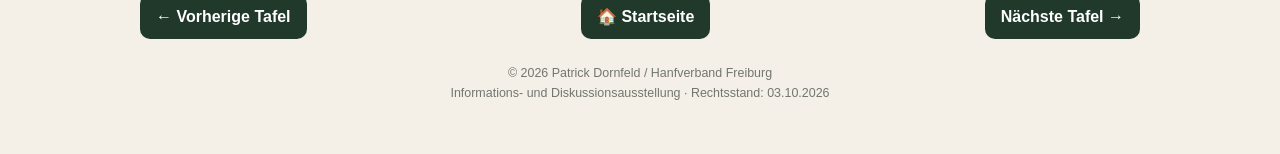
<file: websitecang/Tafel11.html>
<!DOCTYPE html>
<html lang="de">
<head>
  <meta charset="UTF-8">
  <meta name="viewport" content="width=device-width, initial-scale=1.0">
  <title>Tafel 11 – Cannabis-Ausstellung</title>

  <style>
    body {
      margin: 0;
      background: #f4f0e7;
      color: #26382d;
      font-family: -apple-system, BlinkMacSystemFont, "Segoe UI", Roboto, Arial, sans-serif;
      line-height: 1.6;
    }

    header {
      background: #20392b;
      color: white;
      padding: 18px 24px;
      text-align: center;
    }

    header .ausstellung {
      font-size: 0.85rem;
      letter-spacing: 0.12em;
      text-transform: uppercase;
      opacity: 0.85;
    }

    main {
      max-width: 1000px;
      margin: 0 auto;
      padding: 40px 20px 50px;
    }

    .tafel {
      background: white;
      border-radius: 18px;
      padding: 42px;
      box-shadow: 0 8px 30px rgba(38, 56, 45, 0.10);
    }

    .kopf {
      display: flex;
      align-items: center;
      gap: 20px;
      margin-bottom: 25px;
    }

    .nummer {
      width: 54px;
      height: 54px;
      min-width: 54px;
      border-radius: 50%;
      background: #2e5b43;
      color: white;
      display: flex;
      align-items: center;
      justify-content: center;
      font-weight: 700;
      font-size: 1.05rem;
    }

    h1 {
      margin: 0;
      color: #20392b;
      font-size: clamp(2rem, 5vw, 3.3rem);
      line-height: 1.08;
    }

    .linie {
      width: 90px;
      height: 4px;
      background: #a8843d;
      margin: 25px 0 30px;
      border-radius: 2px;
    }

    .gesetz {
      color: #8a6a2d;
      font-weight: 700;
      font-size: 1.05rem;
      margin-bottom: 18px;
    }

    p {
      font-size: 1.08rem;
      margin: 0 0 18px;
    }

    .zahlen {
      display: grid;
      grid-template-columns: 1fr 1fr;
      gap: 20px;
      margin: 30px 0;
    }

    .zahl {
      background: #f7f4ed;
      border: 1px solid #e2ddd1;
      border-radius: 16px;
      padding: 28px 20px;
      text-align: center;
    }

    .zahl .gross {
      display: block;
      color: #2e5b43;
      font-size: clamp(2.8rem, 8vw, 4.5rem);
      font-weight: 800;
      line-height: 1;
      margin-bottom: 10px;
    }

    .zahl .einheit {
      display: block;
      font-size: 1.15rem;
      font-weight: 700;
      color: #20392b;
    }

    .zahl .erklaerung {
      display: block;
      margin-top: 8px;
      font-size: 0.92rem;
      color: #62675f;
    }

    .hinweis {
      background: #eef3ed;
      border-left: 5px solid #477154;
      padding: 20px 22px;
      border-radius: 10px;
      margin: 28px 0;
    }

    .hinweis strong {
      display: block;
      margin-bottom: 6px;
      color: #2e5b43;
    }

    .beispiel {
      background: #f7f4ed;
      border-radius: 14px;
      padding: 24px;
      margin: 28px 0;
    }

    .beispiel h2 {
      margin-top: 0;
      color: #20392b;
      font-size: 1.3rem;
    }

    .beispiel strong {
      color: #2e5b43;
    }

    .altersgruppe {
      background: #fffaf0;
      border: 1px solid #d4bd80;
      border-radius: 12px;
      padding: 18px 20px;
      margin-top: 20px;
    }

    .altersgruppe strong {
      color: #8a6a2d;
    }

    .gegenfrage {
      background: #f5edd8;
      border: 1px solid #d4bd80;
      border-radius: 14px;
      padding: 24px;
      margin-top: 30px;
    }

    .gegenfrage strong {
      display: block;
      color: #8a6a2d;
      margin-bottom: 8px;
      text-transform: uppercase;
      letter-spacing: 0.05em;
      font-size: 0.9rem;
    }

    .gegenfrage p {
      margin: 0;
      font-size: 1.2rem;
      font-weight: 600;
    }

    footer {
      text-align: center;
      color: #73766f;
      font-size: 0.78rem;
      margin-top: 25px;
    }

    @media (max-width: 700px) {
      .tafel {
        padding: 26px 20px;
      }

      .kopf {
        align-items: flex-start;
      }

      .nummer {
        width: 46px;
        height: 46px;
        min-width: 46px;
      }

      .zahlen {
        grid-template-columns: 1fr;
      }

      p {
        font-size: 1rem;
      }
    }
    
    .tafel-navigation {
  margin-top: 30px;
  padding-top: 20px;
  border-top: 1px solid #d8d1c2;

  display: flex;
  justify-content: space-between;
  align-items: center;
  gap: 12px;
}

.tafel-navigation a {
  display: inline-block;
  padding: 10px 16px;
  background: #20392b;
  color: white;
  text-decoration: none;
  border-radius: 10px;
  font-weight: 600;
  transition: 0.2s ease;
}

.tafel-navigation a:hover,
.tafel-navigation a:focus {
  background: #a8843d;
  color: white;
}

@media (max-width: 700px) {
  .tafel-navigation {
    flex-direction: column;
  }

  .tafel-navigation a,
  .tafel-navigation span {
    width: 100%;
    text-align: center;
  }
}
    
  </style>
</head>

<body>

  <header>
    <div class="ausstellung">
      Das Kleingedruckte der Cannabis-Teillegalisierung
    </div>
  </header>

  <main>
    <section class="tafel">

      <div class="kopf">
        <div class="nummer">11</div>

        <div>
          <h1>25 GRAMM PRO TAG – 50 GRAMM PRO MONAT</h1>
        </div>
      </div>

      <div class="linie"></div>

      <div class="gesetz">
        Gesetzliche Grundlage: § 19 Abs. 3 KCanG
      </div>

      <p>
        Auch bei einer Anbauvereinigung gibt es Grenzen dafür, wie viel
        Cannabis an ein Mitglied abgegeben werden darf.
      </p>

      <div class="zahlen">

        <div class="zahl">
          <span class="gross">25 g</span>
          <span class="einheit">pro Tag</span>
          <span class="erklaerung">
            Höchstmenge für Mitglieder ab 21 Jahren
          </span>
        </div>

        <div class="zahl">
          <span class="gross">50 g</span>
          <span class="einheit">pro Monat</span>
          <span class="erklaerung">
            Höchstmenge für Mitglieder ab 21 Jahren
          </span>
        </div>

      </div>

      <div class="hinweis">
        <strong>Es gibt also zwei Grenzen:</strong>

        Die tägliche Abgabemenge und die monatliche Abgabemenge.
        Wer an einem einzelnen Tag Cannabis erhält, kann deshalb nicht
        automatisch jeden Tag die Tageshöchstmenge beziehen.
        Die monatliche Grenze bleibt zusätzlich bestehen.
      </div>

      <div class="altersgruppe">
        <strong>18 bis 20 Jahre:</strong>

        Für Mitglieder dieser Altersgruppe gelten zusätzliche
        Beschränkungen. Insbesondere ist die monatliche Abgabemenge
        auf 30 Gramm begrenzt; außerdem gelten besondere Vorgaben
        zum THC-Gehalt.
      </div>

      <div class="beispiel">
        <h2>Beispiel: Die Tagesmenge ist nicht die Monatsmenge</h2>

        <p>
          Paul ist 25 Jahre alt und Mitglied einer Anbauvereinigung.
          Er erhält an einem Tag 25 Gramm.
        </p>

        <p>
          Daraus folgt nicht, dass er anschließend weitere
          25 Gramm an jedem folgenden Tag erhalten kann.
          Für den Monat gilt zusätzlich die Grenze von
          <strong>50 Gramm</strong>.
        </p>

        <p>
          Die Tages- und Monatsgrenze wirken also zusammen.
        </p>
      </div>

      <div class="hinweis">
        <strong>Warum zwei Grenzen?</strong>

        Die Regelung begrenzt nicht nur die Abgabe an einem einzelnen Tag,
        sondern auch die Gesamtmenge, die ein Mitglied innerhalb eines
        Monats von seiner Anbauvereinigung erhalten darf.
      </div>

      <div class="gegenfrage">
        <strong>Frage an die Besucherinnen und Besucher</strong>

        <p>
          Warum gibt es gleichzeitig eine tägliche und eine monatliche
          Abgabemenge – und was soll damit praktisch erreicht werden?
        </p>
      </div>

    </section>

<nav class="tafel-navigation" aria-label="Tafelnavigation">
  <a href="Tafel10.html">← Vorherige Tafel</a>
  <a href="Start.html">🏠 Startseite</a>
  <a href="Tafel12.html">Nächste Tafel →</a>
</nav>

    <footer>
    
        © 2026 Patrick Dornfeld / Hanfverband Freiburg<br>
      Informations- und Diskussionsausstellung · Rechtsstand: 03.10.2026
    </footer>
  </main>

</body>
</html>
</file>
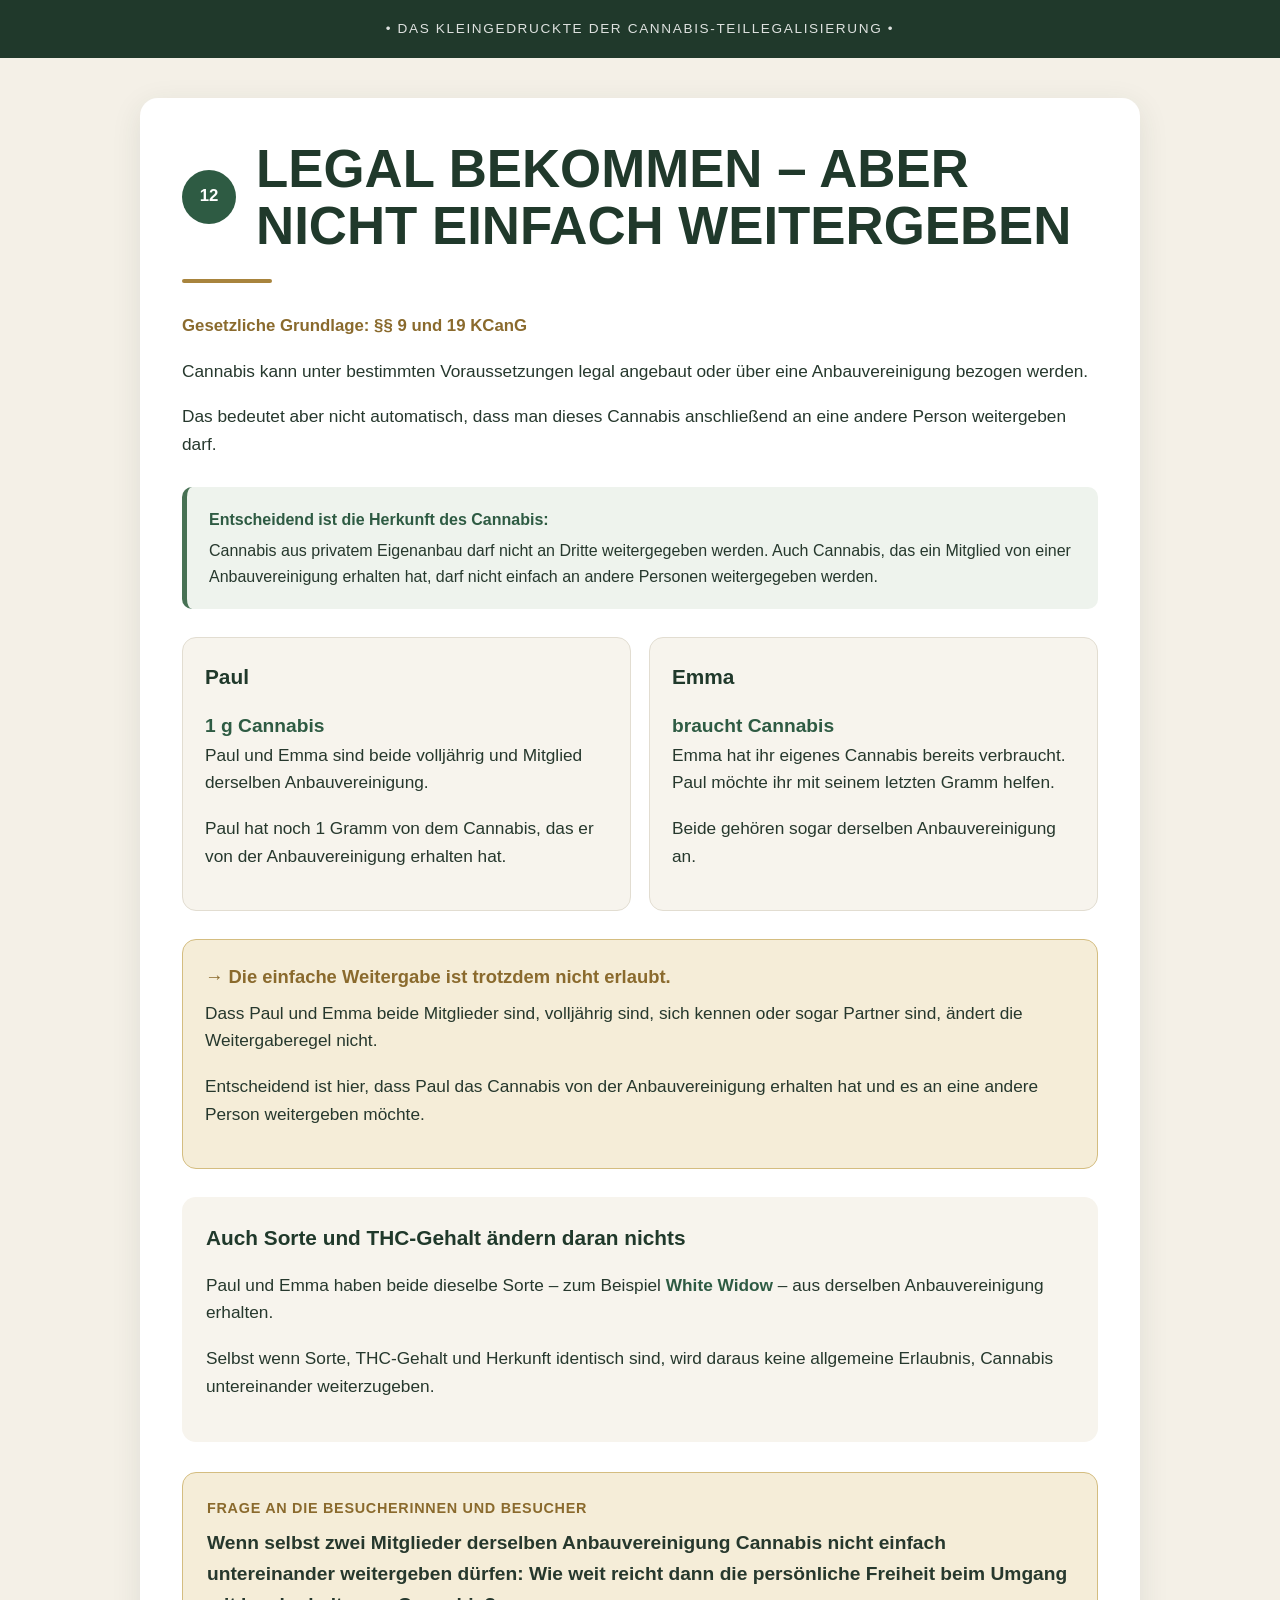
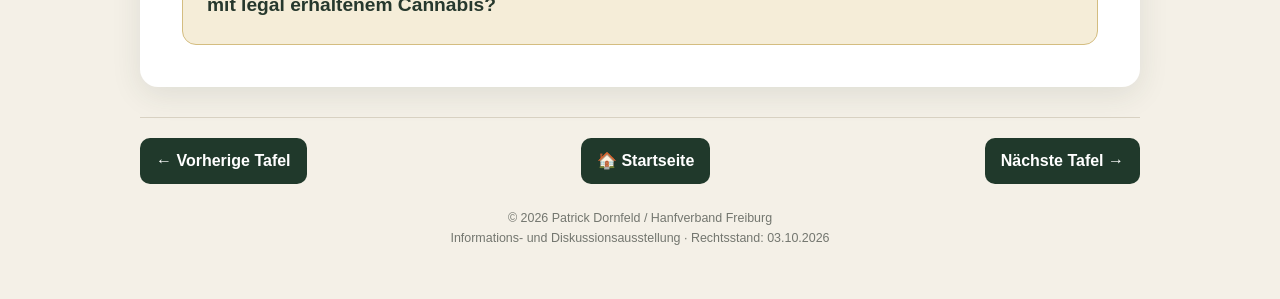
<file: websitecang/Tafel12.html>
<!DOCTYPE html>
<html lang="de">
<head>
  <meta charset="UTF-8">
  <meta name="viewport" content="width=device-width, initial-scale=1.0">
  <title>Tafel 12 – Cannabis-Ausstellung</title>

  <style>
    body {
      margin: 0;
      background: #f4f0e7;
      color: #26382d;
      font-family: -apple-system, BlinkMacSystemFont, "Segoe UI", Roboto, Arial, sans-serif;
      line-height: 1.6;
    }

    header {
      background: #20392b;
      color: white;
      padding: 18px 24px;
      text-align: center;
    }

    header .ausstellung {
      font-size: 0.85rem;
      letter-spacing: 0.12em;
      text-transform: uppercase;
      opacity: 0.85;
    }

    main {
      max-width: 1000px;
      margin: 0 auto;
      padding: 40px 20px 50px;
    }

    .tafel {
      background: white;
      border-radius: 18px;
      padding: 42px;
      box-shadow: 0 8px 30px rgba(38, 56, 45, 0.10);
    }

    .kopf {
      display: flex;
      align-items: center;
      gap: 20px;
      margin-bottom: 25px;
    }

    .nummer {
      width: 54px;
      height: 54px;
      min-width: 54px;
      border-radius: 50%;
      background: #2e5b43;
      color: white;
      display: flex;
      align-items: center;
      justify-content: center;
      font-weight: 700;
      font-size: 1.05rem;
    }

    h1 {
      margin: 0;
      color: #20392b;
      font-size: clamp(2rem, 5vw, 3.3rem);
      line-height: 1.08;
    }

    .linie {
      width: 90px;
      height: 4px;
      background: #a8843d;
      margin: 25px 0 30px;
      border-radius: 2px;
    }

    .gesetz {
      color: #8a6a2d;
      font-weight: 700;
      font-size: 1.05rem;
      margin-bottom: 18px;
    }

    p {
      font-size: 1.08rem;
      margin: 0 0 18px;
    }

    .hinweis {
      background: #eef3ed;
      border-left: 5px solid #477154;
      padding: 20px 22px;
      border-radius: 10px;
      margin: 28px 0;
    }

    .hinweis strong {
      display: block;
      margin-bottom: 6px;
      color: #2e5b43;
    }

    .beispiel {
      background: #f7f4ed;
      border-radius: 14px;
      padding: 24px;
      margin: 28px 0;
    }

    .beispiel h2 {
      margin-top: 0;
      color: #20392b;
      font-size: 1.3rem;
    }

    .beispiel strong {
      color: #2e5b43;
    }

    .personen {
      display: grid;
      grid-template-columns: 1fr 1fr;
      gap: 18px;
      margin: 28px 0;
    }

    .person {
      border-radius: 14px;
      padding: 22px;
      border: 1px solid #e2ddd1;
      background: #f7f4ed;
    }

    .person h2 {
      margin-top: 0;
      color: #20392b;
      font-size: 1.3rem;
    }

    .person .name {
      color: #2e5b43;
      font-weight: 800;
      font-size: 1.2rem;
    }

    .nein {
      background: #f5edd8;
      border: 1px solid #d4bd80;
      border-radius: 14px;
      padding: 22px;
      margin: 28px 0;
    }

    .nein strong {
      display: block;
      color: #8a6a2d;
      font-size: 1.15rem;
      margin-bottom: 8px;
    }

    .gegenfrage {
      background: #f5edd8;
      border: 1px solid #d4bd80;
      border-radius: 14px;
      padding: 24px;
      margin-top: 30px;
    }

    .gegenfrage strong {
      display: block;
      color: #8a6a2d;
      margin-bottom: 8px;
      text-transform: uppercase;
      letter-spacing: 0.05em;
      font-size: 0.9rem;
    }

    .gegenfrage p {
      margin: 0;
      font-size: 1.2rem;
      font-weight: 600;
    }

    footer {
      text-align: center;
      color: #73766f;
      font-size: 0.78rem;
      margin-top: 25px;
    }

    @media (max-width: 700px) {
      .tafel {
        padding: 26px 20px;
      }

      .kopf {
        align-items: flex-start;
      }

      .nummer {
        width: 46px;
        height: 46px;
        min-width: 46px;
      }

      .personen {
        grid-template-columns: 1fr;
      }

      p {
        font-size: 1rem;
      }
    }
    
    .tafel-navigation {
  margin-top: 30px;
  padding-top: 20px;
  border-top: 1px solid #d8d1c2;

  display: flex;
  justify-content: space-between;
  align-items: center;
  gap: 12px;
}

.tafel-navigation a {
  display: inline-block;
  padding: 10px 16px;
  background: #20392b;
  color: white;
  text-decoration: none;
  border-radius: 10px;
  font-weight: 600;
  transition: 0.2s ease;
}

.tafel-navigation a:hover,
.tafel-navigation a:focus {
  background: #a8843d;
  color: white;
}

@media (max-width: 700px) {
  .tafel-navigation {
    flex-direction: column;
  }

  .tafel-navigation a,
  .tafel-navigation span {
    width: 100%;
    text-align: center;
  }
}
    
  </style>
</head>

<body>

  <header>
    <div class="ausstellung">
      • Das Kleingedruckte der Cannabis-Teillegalisierung •
    </div>
  </header>

  <main>
    <section class="tafel">

      <div class="kopf">
        <div class="nummer">12</div>

        <div>
          <h1>LEGAL BEKOMMEN – ABER NICHT EINFACH WEITERGEBEN</h1>
        </div>
      </div>

      <div class="linie"></div>

      <div class="gesetz">
        Gesetzliche Grundlage: §§ 9 und 19 KCanG
      </div>

      <p>
        Cannabis kann unter bestimmten Voraussetzungen legal angebaut
        oder über eine Anbauvereinigung bezogen werden.
      </p>

      <p>
        Das bedeutet aber nicht automatisch, dass man dieses Cannabis
        anschließend an eine andere Person weitergeben darf.
      </p>

      <div class="hinweis">
        <strong>Entscheidend ist die Herkunft des Cannabis:</strong>

        Cannabis aus privatem Eigenanbau darf nicht an Dritte
        weitergegeben werden. Auch Cannabis, das ein Mitglied von
        einer Anbauvereinigung erhalten hat, darf nicht einfach an
        andere Personen weitergegeben werden.
      </div>

      <div class="personen">

        <div class="person">
          <h2>Paul</h2>

          <div class="name">1 g Cannabis</div>

          <p>
            Paul und Emma sind beide volljährig und Mitglied derselben
            Anbauvereinigung.
          </p>

          <p>
            Paul hat noch 1 Gramm von dem Cannabis, das er von der
            Anbauvereinigung erhalten hat.
          </p>
        </div>

        <div class="person">
          <h2>Emma</h2>

          <div class="name">braucht Cannabis</div>

          <p>
            Emma hat ihr eigenes Cannabis bereits verbraucht.
            Paul möchte ihr mit seinem letzten Gramm helfen.
          </p>

          <p>
            Beide gehören sogar derselben Anbauvereinigung an.
          </p>
        </div>

      </div>

      <div class="nein">
        <strong>→ Die einfache Weitergabe ist trotzdem nicht erlaubt.</strong>

        <p>
          Dass Paul und Emma beide Mitglieder sind, volljährig sind,
          sich kennen oder sogar Partner sind, ändert die
          Weitergaberegel nicht.
        </p>

        <p>
          Entscheidend ist hier, dass Paul das Cannabis von der
          Anbauvereinigung erhalten hat und es an eine andere Person
          weitergeben möchte.
        </p>
      </div>

      <div class="beispiel">
        <h2>Auch Sorte und THC-Gehalt ändern daran nichts</h2>

        <p>
          Paul und Emma haben beide dieselbe Sorte – zum Beispiel
          <strong>White Widow</strong> – aus derselben
          Anbauvereinigung erhalten.
        </p>

        <p>
          Selbst wenn Sorte, THC-Gehalt und Herkunft identisch sind,
          wird daraus keine allgemeine Erlaubnis, Cannabis untereinander
          weiterzugeben.
        </p>
      </div>

      <div class="gegenfrage">
        <strong>Frage an die Besucherinnen und Besucher</strong>

        <p>
          Wenn selbst zwei Mitglieder derselben Anbauvereinigung
          Cannabis nicht einfach untereinander weitergeben dürfen:
          Wie weit reicht dann die persönliche Freiheit beim Umgang
          mit legal erhaltenem Cannabis?
        </p>
      </div>

    </section>
    
<nav class="tafel-navigation" aria-label="Tafelnavigation">
  <a href="Tafel11.html">← Vorherige Tafel</a>
  <a href="Start.html">🏠 Startseite</a>
  <a href="Tafel13.html">Nächste Tafel →</a>
</nav>

    <footer>
        © 2026 Patrick Dornfeld / Hanfverband Freiburg<br>
    
      Informations- und Diskussionsausstellung · Rechtsstand: 03.10.2026
    </footer>
  </main>

</body>
</html>
</file>
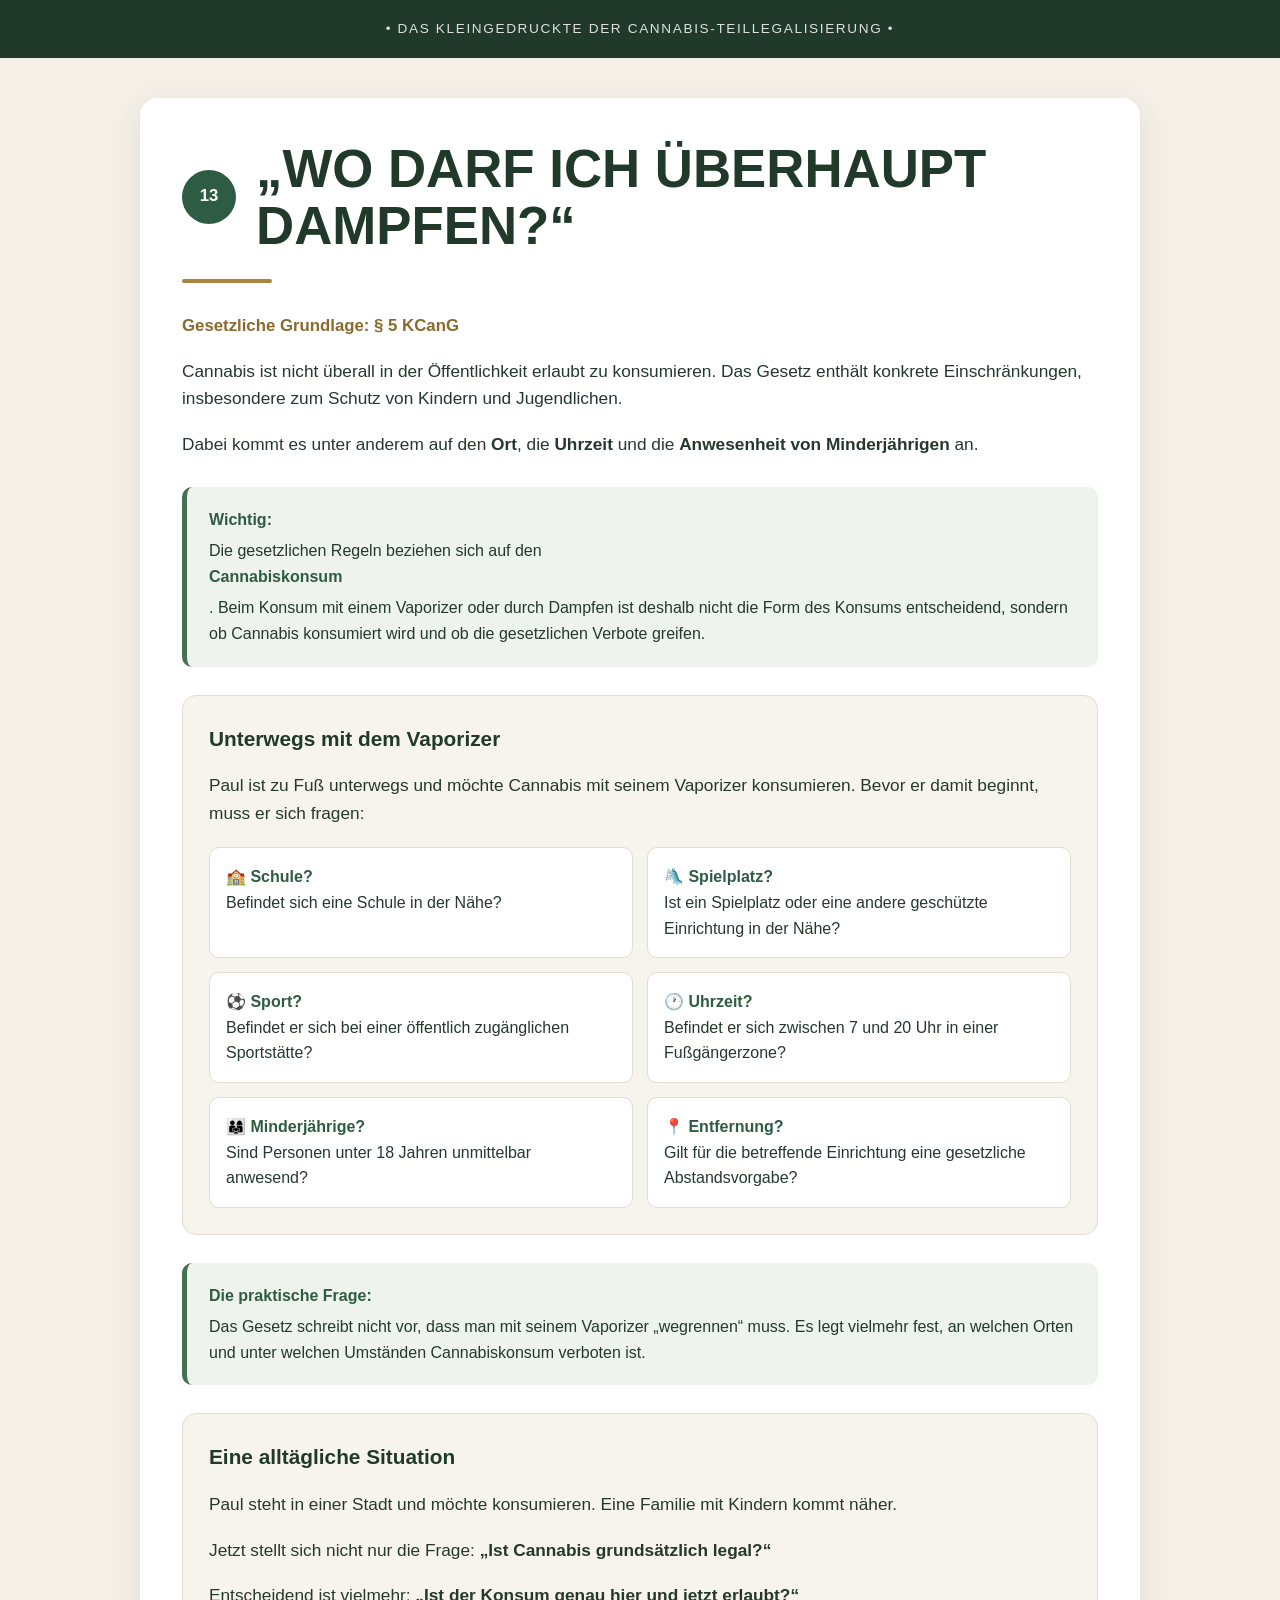
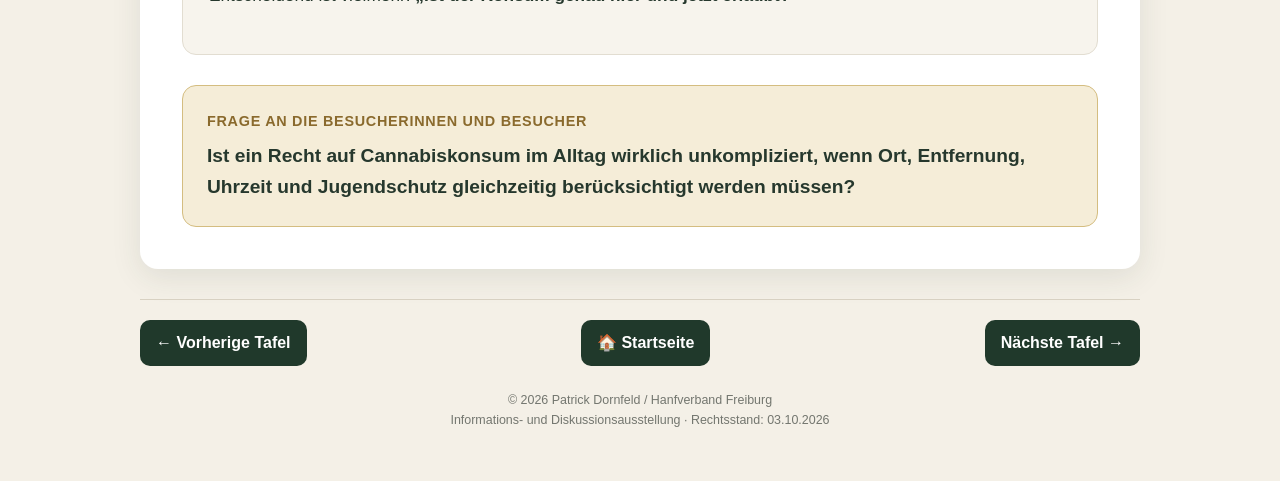
<file: websitecang/Tafel13.html>
<!DOCTYPE html>
<html lang="de">
<head>
  <meta charset="UTF-8">
  <meta name="viewport" content="width=device-width, initial-scale=1.0">
  <title>Tafel 13 – Cannabis-Ausstellung</title>

  <style>
    body {
      margin: 0;
      background: #f4f0e7;
      color: #26382d;
      font-family: -apple-system, BlinkMacSystemFont, "Segoe UI", Roboto, Arial, sans-serif;
      line-height: 1.6;
    }

    header {
      background: #20392b;
      color: white;
      padding: 18px 24px;
      text-align: center;
    }

    header .ausstellung {
      font-size: 0.85rem;
      letter-spacing: 0.12em;
      text-transform: uppercase;
      opacity: 0.85;
    }

    main {
      max-width: 1000px;
      margin: 0 auto;
      padding: 40px 20px 50px;
    }

    .tafel {
      background: white;
      border-radius: 18px;
      padding: 42px;
      box-shadow: 0 8px 30px rgba(38, 56, 45, 0.10);
    }

    .kopf {
      display: flex;
      align-items: center;
      gap: 20px;
      margin-bottom: 25px;
    }

    .nummer {
      width: 54px;
      height: 54px;
      min-width: 54px;
      border-radius: 50%;
      background: #2e5b43;
      color: white;
      display: flex;
      align-items: center;
      justify-content: center;
      font-weight: 700;
      font-size: 1.05rem;
    }

    h1 {
      margin: 0;
      color: #20392b;
      font-size: clamp(2rem, 5vw, 3.3rem);
      line-height: 1.08;
    }

    .linie {
      width: 90px;
      height: 4px;
      background: #a8843d;
      margin: 25px 0 30px;
      border-radius: 2px;
    }

    .gesetz {
      color: #8a6a2d;
      font-weight: 700;
      font-size: 1.05rem;
      margin-bottom: 18px;
    }

    p {
      font-size: 1.08rem;
      margin: 0 0 18px;
    }

    .hinweis {
      background: #eef3ed;
      border-left: 5px solid #477154;
      padding: 20px 22px;
      border-radius: 10px;
      margin: 28px 0;
    }

    .hinweis strong {
      display: block;
      margin-bottom: 6px;
      color: #2e5b43;
    }

    .szenario {
      background: #f7f4ed;
      border-radius: 14px;
      padding: 26px;
      margin: 28px 0;
      border: 1px solid #e2ddd1;
    }

    .szenario h2 {
      margin-top: 0;
      color: #20392b;
      font-size: 1.3rem;
    }

    .fragen {
      display: grid;
      grid-template-columns: 1fr 1fr;
      gap: 14px;
      margin-top: 20px;
    }

    .frage {
      background: white;
      border-radius: 10px;
      padding: 16px;
      border: 1px solid #e2ddd1;
    }

    .frage strong {
      color: #2e5b43;
    }

    .gegenfrage {
      background: #f5edd8;
      border: 1px solid #d4bd80;
      border-radius: 14px;
      padding: 24px;
      margin-top: 30px;
    }

    .gegenfrage strong {
      display: block;
      color: #8a6a2d;
      margin-bottom: 8px;
      text-transform: uppercase;
      letter-spacing: 0.05em;
      font-size: 0.9rem;
    }

    .gegenfrage p {
      margin: 0;
      font-size: 1.2rem;
      font-weight: 600;
    }

    footer {
      text-align: center;
      color: #73766f;
      font-size: 0.78rem;
      margin-top: 25px;
    }

    @media (max-width: 700px) {
      .tafel {
        padding: 26px 20px;
      }

      .kopf {
        align-items: flex-start;
      }

      .nummer {
        width: 46px;
        height: 46px;
        min-width: 46px;
      }

      .fragen {
        grid-template-columns: 1fr;
      }

      p {
        font-size: 1rem;
      }
    }
    
    .tafel-navigation {
  margin-top: 30px;
  padding-top: 20px;
  border-top: 1px solid #d8d1c2;

  display: flex;
  justify-content: space-between;
  align-items: center;
  gap: 12px;
}

.tafel-navigation a {
  display: inline-block;
  padding: 10px 16px;
  background: #20392b;
  color: white;
  text-decoration: none;
  border-radius: 10px;
  font-weight: 600;
  transition: 0.2s ease;
}

.tafel-navigation a:hover,
.tafel-navigation a:focus {
  background: #a8843d;
  color: white;
}

@media (max-width: 700px) {
  .tafel-navigation {
    flex-direction: column;
  }

  .tafel-navigation a,
  .tafel-navigation span {
    width: 100%;
    text-align: center;
  }
}
    
  </style>
</head>

<body>

  <header>
    <div class="ausstellung">
      • Das Kleingedruckte der Cannabis-Teillegalisierung •
    </div>
  </header>

  <main>
    <section class="tafel">

      <div class="kopf">
        <div class="nummer">13</div>

        <div>
          <h1>„WO DARF ICH ÜBERHAUPT DAMPFEN?“</h1>
        </div>
      </div>

      <div class="linie"></div>

      <div class="gesetz">
        Gesetzliche Grundlage: § 5 KCanG
      </div>

      <p>
        Cannabis ist nicht überall in der Öffentlichkeit erlaubt zu
        konsumieren. Das Gesetz enthält konkrete Einschränkungen,
        insbesondere zum Schutz von Kindern und Jugendlichen.
      </p>

      <p>
        Dabei kommt es unter anderem auf den <strong>Ort</strong>,
        die <strong>Uhrzeit</strong> und die <strong>Anwesenheit von
        Minderjährigen</strong> an.
      </p>

      <div class="hinweis">
        <strong>Wichtig:</strong>

        Die gesetzlichen Regeln beziehen sich auf den
        <strong>Cannabiskonsum</strong>. Beim Konsum mit einem Vaporizer
        oder durch Dampfen ist deshalb nicht die Form des Konsums
        entscheidend, sondern ob Cannabis konsumiert wird und ob die
        gesetzlichen Verbote greifen.
      </div>

      <div class="szenario">
        <h2>Unterwegs mit dem Vaporizer</h2>

        <p>
          Paul ist zu Fuß unterwegs und möchte Cannabis mit seinem
          Vaporizer konsumieren. Bevor er damit beginnt, muss er sich
          fragen:
        </p>

        <div class="fragen">

          <div class="frage">
            <strong>🏫 Schule?</strong><br>
            Befindet sich eine Schule in der Nähe?
          </div>

          <div class="frage">
            <strong>🛝 Spielplatz?</strong><br>
            Ist ein Spielplatz oder eine andere geschützte Einrichtung
            in der Nähe?
          </div>

          <div class="frage">
            <strong>⚽ Sport?</strong><br>
            Befindet er sich bei einer öffentlich zugänglichen
            Sportstätte?
          </div>

          <div class="frage">
            <strong>🕐 Uhrzeit?</strong><br>
            Befindet er sich zwischen 7 und 20 Uhr in einer
            Fußgängerzone?
          </div>

          <div class="frage">
            <strong>👨‍👩‍👧 Minderjährige?</strong><br>
            Sind Personen unter 18 Jahren unmittelbar anwesend?
          </div>

          <div class="frage">
            <strong>📍 Entfernung?</strong><br>
            Gilt für die betreffende Einrichtung eine
            gesetzliche Abstandsvorgabe?
          </div>

        </div>
      </div>

      <div class="hinweis">
        <strong>Die praktische Frage:</strong>

        Das Gesetz schreibt nicht vor, dass man mit seinem Vaporizer
        „wegrennen“ muss. Es legt vielmehr fest, an welchen Orten und
        unter welchen Umständen Cannabiskonsum verboten ist.
      </div>

      <div class="szenario">
        <h2>Eine alltägliche Situation</h2>

        <p>
          Paul steht in einer Stadt und möchte konsumieren.
          Eine Familie mit Kindern kommt näher.
        </p>

        <p>
          Jetzt stellt sich nicht nur die Frage:
          <strong>„Ist Cannabis grundsätzlich legal?“</strong>
        </p>

        <p>
          Entscheidend ist vielmehr:
          <strong>„Ist der Konsum genau hier und jetzt erlaubt?“</strong>
        </p>
      </div>

      <div class="gegenfrage">
        <strong>Frage an die Besucherinnen und Besucher</strong>

        <p>
          Ist ein Recht auf Cannabiskonsum im Alltag wirklich
          unkompliziert, wenn Ort, Entfernung, Uhrzeit und
          Jugendschutz gleichzeitig berücksichtigt werden müssen?
        </p>
      </div>

    </section>
    
<nav class="tafel-navigation" aria-label="Tafelnavigation">
  <a href="Tafel12.html">← Vorherige Tafel</a>
  <a href="Start.html">🏠 Startseite</a>
  <a href="Tafe14.html">Nächste Tafel →</a>
</nav>

    <footer>
    
        © 2026 Patrick Dornfeld / Hanfverband Freiburg<br>
      Informations- und Diskussionsausstellung · Rechtsstand: 03.10.2026
    </footer>
  </main>

</body>
</html>
</file>
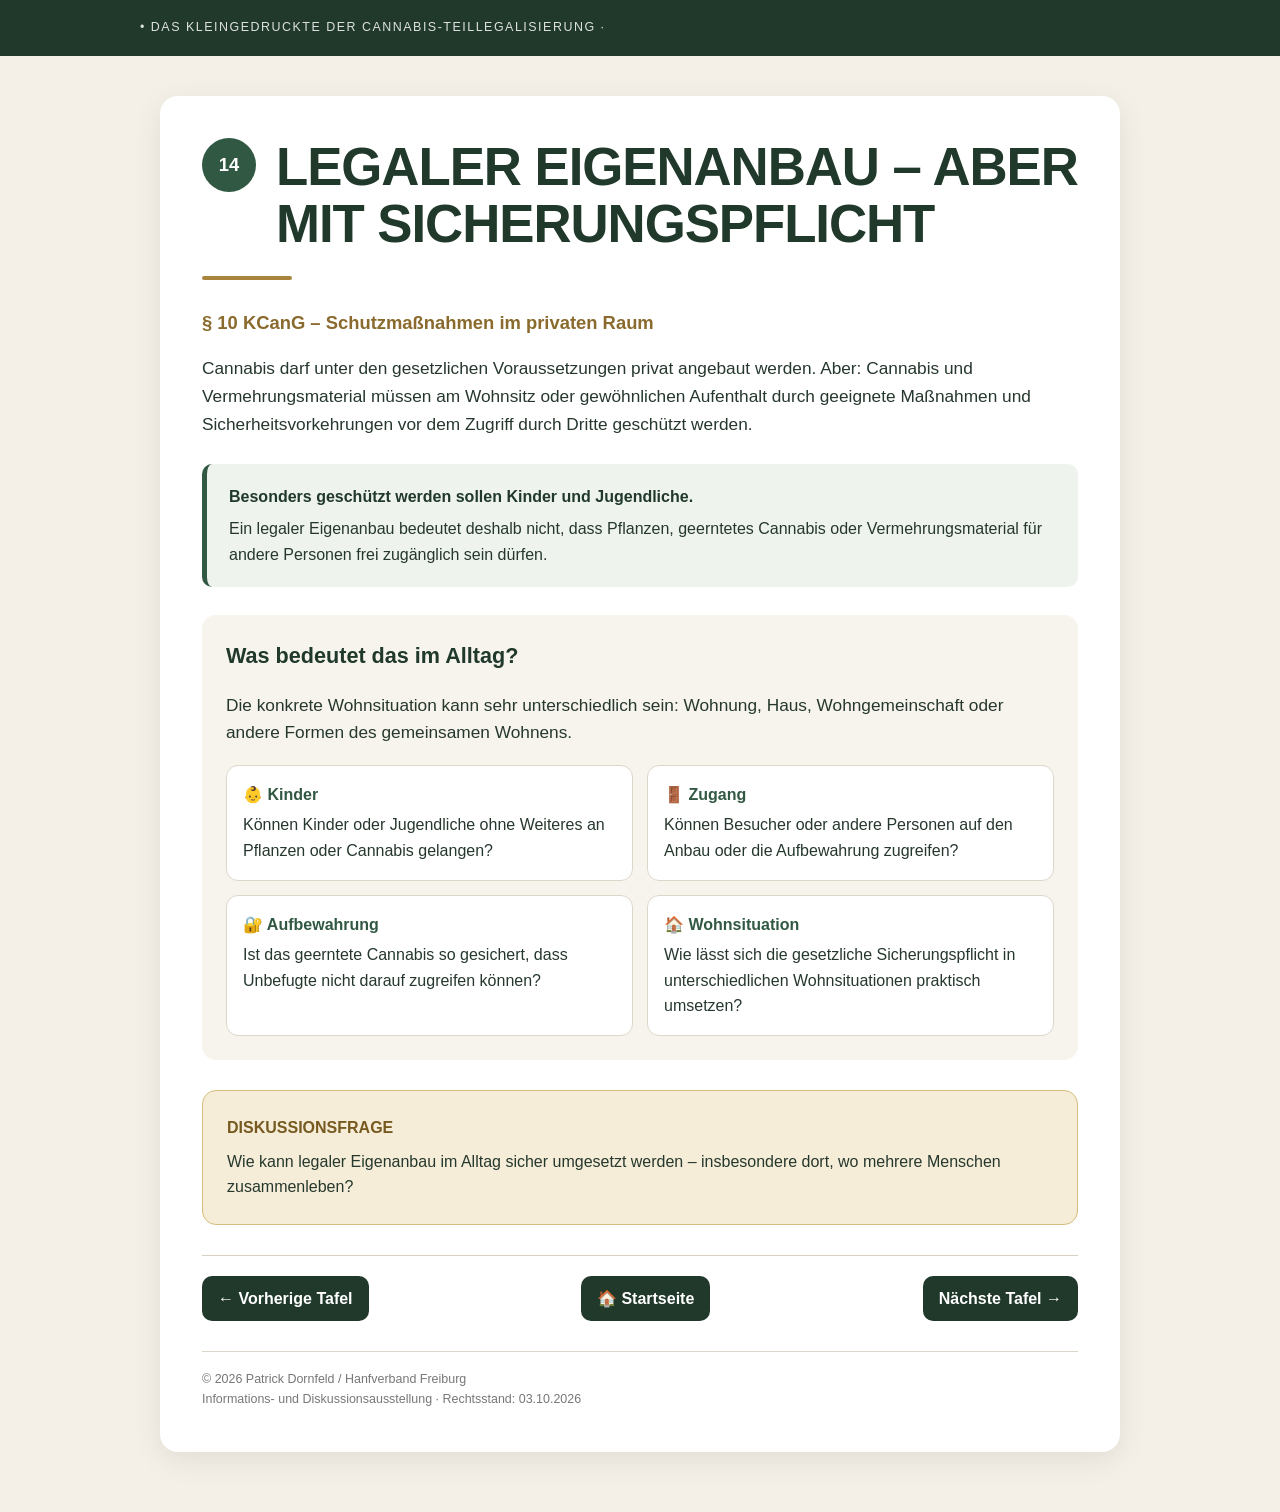
<file: websitecang/Tafel14.html>
<!DOCTYPE html>
<html lang="de">
<head>
  <meta charset="UTF-8">
  <meta name="viewport" content="width=device-width, initial-scale=1.0">
  <title>Tafel 14 – Legaler Eigenanbau</title>

  <style>
    * {
      box-sizing: border-box;
    }

    body {
      margin: 0;
      background: #f4f0e7;
      color: #26382d;
      font-family: -apple-system, BlinkMacSystemFont, "Segoe UI",
                   Roboto, Helvetica, Arial, sans-serif;
      line-height: 1.6;
    }

    header {
      background: #20392b;
      color: white;
      padding: 18px 24px;
    }

    header .ausstellung {
      max-width: 1000px;
      margin: auto;
      font-size: 0.78rem;
      letter-spacing: 0.12em;
      text-transform: uppercase;
      opacity: 0.85;
    }

    main {
      max-width: 1000px;
      margin: 0 auto;
      padding: 40px 20px 60px;
    }

    .tafel {
      background: white;
      border-radius: 18px;
      padding: 42px;
      box-shadow: 0 8px 30px rgba(0,0,0,0.08);
    }

    .kopf {
      display: flex;
      align-items: flex-start;
      gap: 20px;
    }

    .nummer {
      flex: 0 0 54px;
      width: 54px;
      height: 54px;
      border-radius: 50%;
      background: #315842;
      color: white;
      display: flex;
      align-items: center;
      justify-content: center;
      font-weight: 700;
      font-size: 1.15rem;
    }

    h1 {
      margin: 0;
      color: #20392b;
      font-size: clamp(2rem, 5vw, 3.3rem);
      line-height: 1.08;
      letter-spacing: -0.02em;
    }

    .linie {
      width: 90px;
      height: 4px;
      background: #a8843d;
      margin: 24px 0 28px;
      border-radius: 3px;
    }

    .gesetz {
      color: #8a6a2d;
      font-weight: 700;
      font-size: 1.15rem;
      margin-bottom: 18px;
    }

    p {
      font-size: 1.08rem;
      margin: 0 0 18px;
    }

    .hinweis {
      background: #eef3ed;
      border-left: 5px solid #315842;
      padding: 20px 22px;
      border-radius: 10px;
      margin: 26px 0;
    }

    .hinweis strong {
      display: block;
      margin-bottom: 6px;
      color: #20392b;
    }

    .beispiel {
      background: #f7f4ed;
      padding: 24px;
      border-radius: 14px;
      margin: 28px 0;
    }

    .beispiel h2 {
      margin-top: 0;
      color: #20392b;
      font-size: 1.35rem;
    }

    .fragen {
      display: grid;
      grid-template-columns: repeat(2, 1fr);
      gap: 14px;
      margin-top: 18px;
    }

    .frage {
      background: #ffffff;
      border: 1px solid #ddd7ca;
      border-radius: 12px;
      padding: 16px;
    }

    .frage strong {
      display: block;
      color: #315842;
      margin-bottom: 5px;
    }

    .gegenfrage {
      background: #f5edd8;
      border: 1px solid #d7bd7d;
      border-radius: 14px;
      padding: 24px;
      margin-top: 30px;
    }

    .gegenfrage strong {
      display: block;
      color: #765a20;
      margin-bottom: 8px;
    }

    footer {
      margin-top: 30px;
      padding-top: 18px;
      border-top: 1px solid #ddd7ca;
      color: #777;
      font-size: 0.78rem;
    }

    @media (max-width: 700px) {
      main {
        padding: 20px 12px 40px;
      }

      .tafel {
        padding: 26px 20px;
        border-radius: 14px;
      }

      .kopf {
        gap: 14px;
      }

      .nummer {
        flex-basis: 46px;
        width: 46px;
        height: 46px;
        font-size: 1rem;
      }

      .fragen {
        grid-template-columns: 1fr;
      }

      p {
        font-size: 1rem;
      }
    }
    
    .tafel-navigation {
  margin-top: 30px;
  padding-top: 20px;
  border-top: 1px solid #d8d1c2;

  display: flex;
  justify-content: space-between;
  align-items: center;
  gap: 12px;
}

.tafel-navigation a {
  display: inline-block;
  padding: 10px 16px;
  background: #20392b;
  color: white;
  text-decoration: none;
  border-radius: 10px;
  font-weight: 600;
  transition: 0.2s ease;
}

.tafel-navigation a:hover,
.tafel-navigation a:focus {
  background: #a8843d;
  color: white;
}

@media (max-width: 700px) {
  .tafel-navigation {
    flex-direction: column;
  }

  .tafel-navigation a,
  .tafel-navigation span {
    width: 100%;
    text-align: center;
  }
}
    
    
  </style>
</head>

<body>

<header>
  <div class="ausstellung">• Das Kleingedruckte der Cannabis-Teillegalisierung ·</div>
</header>

<main>
  <section class="tafel">

    <div class="kopf">
      <div class="nummer">14</div>

      <div>
        <h1>LEGALER EIGENANBAU – ABER MIT SICHERUNGSPFLICHT</h1>
      </div>
    </div>

    <div class="linie"></div>

    <div class="gesetz">
      § 10 KCanG – Schutzmaßnahmen im privaten Raum
    </div>

    <p>
      Cannabis darf unter den gesetzlichen Voraussetzungen privat angebaut
      werden. Aber: Cannabis und Vermehrungsmaterial müssen am Wohnsitz oder
      gewöhnlichen Aufenthalt durch geeignete Maßnahmen und
      Sicherheitsvorkehrungen vor dem Zugriff durch Dritte geschützt werden.
    </p>

    <div class="hinweis">
      <strong>Besonders geschützt werden sollen Kinder und Jugendliche.</strong>

      Ein legaler Eigenanbau bedeutet deshalb nicht, dass Pflanzen,
      geerntetes Cannabis oder Vermehrungsmaterial für andere Personen
      frei zugänglich sein dürfen.
    </div>

    <div class="beispiel">
      <h2>Was bedeutet das im Alltag?</h2>

      <p>
        Die konkrete Wohnsituation kann sehr unterschiedlich sein:
        Wohnung, Haus, Wohngemeinschaft oder andere Formen des gemeinsamen
        Wohnens.
      </p>

      <div class="fragen">

        <div class="frage">
          <strong>👶 Kinder</strong>
          Können Kinder oder Jugendliche ohne Weiteres an Pflanzen oder
          Cannabis gelangen?
        </div>

        <div class="frage">
          <strong>🚪 Zugang</strong>
          Können Besucher oder andere Personen auf den Anbau oder die
          Aufbewahrung zugreifen?
        </div>

        <div class="frage">
          <strong>🔐 Aufbewahrung</strong>
          Ist das geerntete Cannabis so gesichert, dass Unbefugte nicht
          darauf zugreifen können?
        </div>

        <div class="frage">
          <strong>🏠 Wohnsituation</strong>
          Wie lässt sich die gesetzliche Sicherungspflicht in
          unterschiedlichen Wohnsituationen praktisch umsetzen?
        </div>

      </div>
    </div>

    <div class="gegenfrage">
      <strong>DISKUSSIONSFRAGE</strong>

      Wie kann legaler Eigenanbau im Alltag sicher umgesetzt werden –
      insbesondere dort, wo mehrere Menschen zusammenleben?
    </div>

<nav class="tafel-navigation" aria-label="Tafelnavigation">
  <a href="Tafel13.html">← Vorherige Tafel</a>
  <a href="Start.html">🏠 Startseite</a>
  <a href="Tafel15.html">Nächste Tafel →</a>
</nav>

    <footer>
        © 2026 Patrick Dornfeld / Hanfverband Freiburg<br>
      Informations- und Diskussionsausstellung · Rechtsstand: 03.10.2026
    </footer>

  </section>
</main>

</body>
</html>
</file>
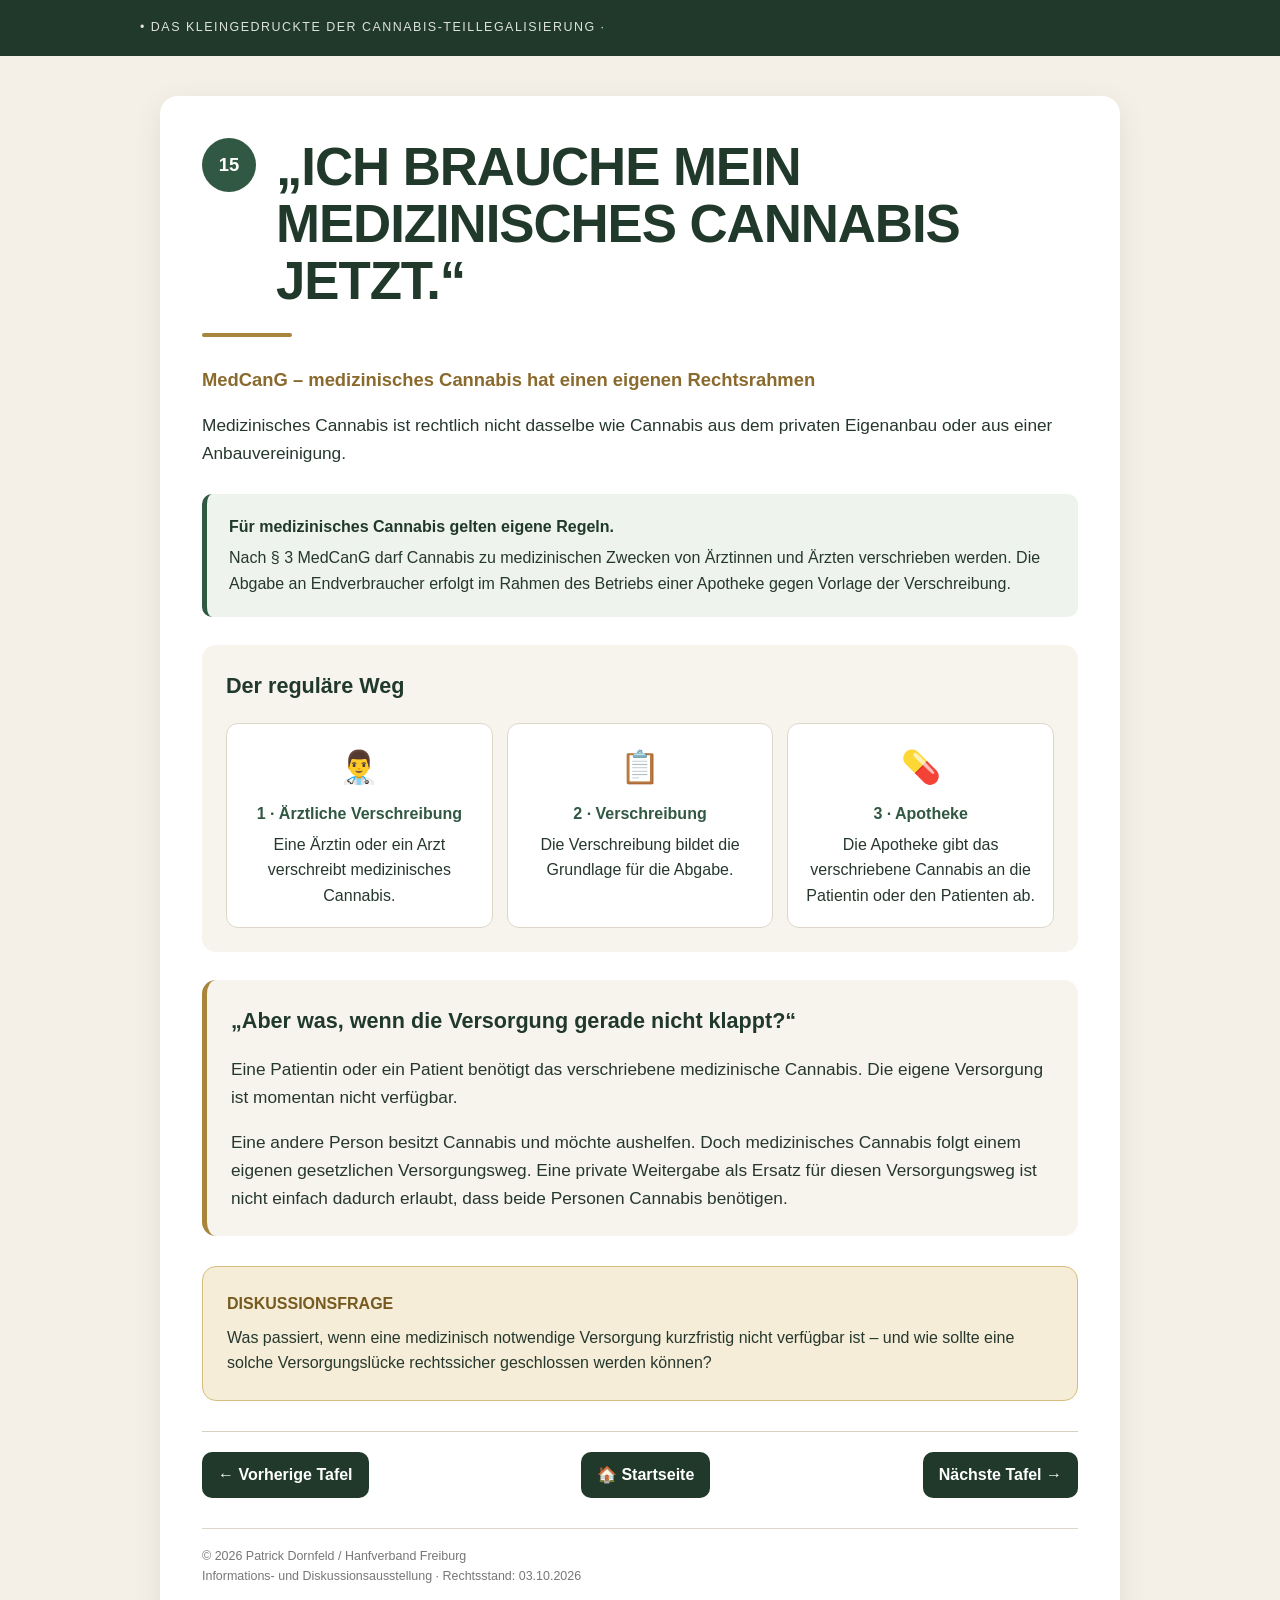
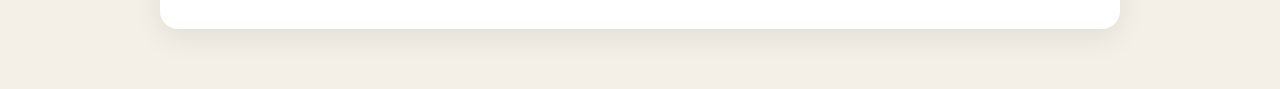
<file: websitecang/Tafel15.html>
<!DOCTYPE html>
<html lang="de">
<head>
  <meta charset="UTF-8">
  <meta name="viewport" content="width=device-width, initial-scale=1.0">
  <title>Tafel 15 – Medizinisches Cannabis</title>

  <style>
    * {
      box-sizing: border-box;
    }

    body {
      margin: 0;
      background: #f4f0e7;
      color: #26382d;
      font-family: -apple-system, BlinkMacSystemFont, "Segoe UI",
                   Roboto, Helvetica, Arial, sans-serif;
      line-height: 1.6;
    }

    header {
      background: #20392b;
      color: white;
      padding: 18px 24px;
    }

    header .ausstellung {
      max-width: 1000px;
      margin: auto;
      font-size: 0.78rem;
      letter-spacing: 0.12em;
      text-transform: uppercase;
      opacity: 0.85;
    }

    main {
      max-width: 1000px;
      margin: 0 auto;
      padding: 40px 20px 60px;
    }

    .tafel {
      background: white;
      border-radius: 18px;
      padding: 42px;
      box-shadow: 0 8px 30px rgba(0,0,0,0.08);
    }

    .kopf {
      display: flex;
      align-items: flex-start;
      gap: 20px;
    }

    .nummer {
      flex: 0 0 54px;
      width: 54px;
      height: 54px;
      border-radius: 50%;
      background: #315842;
      color: white;
      display: flex;
      align-items: center;
      justify-content: center;
      font-weight: 700;
      font-size: 1.15rem;
    }

    h1 {
      margin: 0;
      color: #20392b;
      font-size: clamp(2rem, 5vw, 3.3rem);
      line-height: 1.08;
      letter-spacing: -0.02em;
    }

    .linie {
      width: 90px;
      height: 4px;
      background: #a8843d;
      margin: 24px 0 28px;
      border-radius: 3px;
    }

    .gesetz {
      color: #8a6a2d;
      font-weight: 700;
      font-size: 1.15rem;
      margin-bottom: 18px;
    }

    p {
      font-size: 1.08rem;
      margin: 0 0 18px;
    }

    .hinweis {
      background: #eef3ed;
      border-left: 5px solid #315842;
      padding: 20px 22px;
      border-radius: 10px;
      margin: 26px 0;
    }

    .hinweis strong {
      display: block;
      margin-bottom: 6px;
      color: #20392b;
    }

    .beispiel {
      background: #f7f4ed;
      padding: 24px;
      border-radius: 14px;
      margin: 28px 0;
    }

    .beispiel h2 {
      margin-top: 0;
      color: #20392b;
      font-size: 1.35rem;
    }

    .ablauf {
      display: grid;
      grid-template-columns: repeat(3, 1fr);
      gap: 14px;
      margin-top: 20px;
    }

    .schritt {
      background: white;
      border: 1px solid #ddd7ca;
      border-radius: 12px;
      padding: 18px;
      text-align: center;
    }

    .schritt .icon {
      font-size: 2rem;
      margin-bottom: 8px;
    }

    .schritt strong {
      display: block;
      color: #315842;
      margin-bottom: 5px;
    }

    .szenario {
      background: #f7f4ed;
      padding: 24px;
      border-radius: 14px;
      margin: 28px 0;
      border-left: 5px solid #a8843d;
    }

    .szenario h2 {
      margin-top: 0;
      color: #20392b;
      font-size: 1.35rem;
    }

    .szenario p:last-child {
      margin-bottom: 0;
    }

    .gegenfrage {
      background: #f5edd8;
      border: 1px solid #d7bd7d;
      border-radius: 14px;
      padding: 24px;
      margin-top: 30px;
    }

    .gegenfrage strong {
      display: block;
      color: #765a20;
      margin-bottom: 8px;
    }

    footer {
      margin-top: 30px;
      padding-top: 18px;
      border-top: 1px solid #ddd7ca;
      color: #777;
      font-size: 0.78rem;
    }

    @media (max-width: 700px) {
      main {
        padding: 20px 12px 40px;
      }

      .tafel {
        padding: 26px 20px;
        border-radius: 14px;
      }

      .kopf {
        gap: 14px;
      }

      .nummer {
        flex-basis: 46px;
        width: 46px;
        height: 46px;
        font-size: 1rem;
      }

      .ablauf {
        grid-template-columns: 1fr;
      }

      p {
        font-size: 1rem;
      }
    }
    
    .tafel-navigation {
  margin-top: 30px;
  padding-top: 20px;
  border-top: 1px solid #d8d1c2;

  display: flex;
  justify-content: space-between;
  align-items: center;
  gap: 12px;
}

.tafel-navigation a {
  display: inline-block;
  padding: 10px 16px;
  background: #20392b;
  color: white;
  text-decoration: none;
  border-radius: 10px;
  font-weight: 600;
  transition: 0.2s ease;
}

.tafel-navigation a:hover,
.tafel-navigation a:focus {
  background: #a8843d;
  color: white;
}

@media (max-width: 700px) {
  .tafel-navigation {
    flex-direction: column;
  }

  .tafel-navigation a,
  .tafel-navigation span {
    width: 100%;
    text-align: center;
  }
}
    
  </style>
</head>

<body>

<header>
  <div class="ausstellung">
    • Das Kleingedruckte der Cannabis-Teillegalisierung · 
  </div>
</header>

<main>
  <section class="tafel">

    <div class="kopf">
      <div class="nummer">15</div>

      <div>
        <h1>„ICH BRAUCHE MEIN MEDIZINISCHES CANNABIS JETZT.“</h1>
      </div>
    </div>

    <div class="linie"></div>

    <div class="gesetz">
      MedCanG – medizinisches Cannabis hat einen eigenen Rechtsrahmen
    </div>

    <p>
      Medizinisches Cannabis ist rechtlich nicht dasselbe wie Cannabis aus
      dem privaten Eigenanbau oder aus einer Anbauvereinigung.
    </p>

    <div class="hinweis">
      <strong>Für medizinisches Cannabis gelten eigene Regeln.</strong>

      Nach § 3 MedCanG darf Cannabis zu medizinischen Zwecken von
      Ärztinnen und Ärzten verschrieben werden. Die Abgabe an
      Endverbraucher erfolgt im Rahmen des Betriebs einer Apotheke
      gegen Vorlage der Verschreibung.
    </div>

    <div class="beispiel">
      <h2>Der reguläre Weg</h2>

      <div class="ablauf">

        <div class="schritt">
          <div class="icon">👨‍⚕️</div>
          <strong>1 · Ärztliche Verschreibung</strong>
          Eine Ärztin oder ein Arzt verschreibt medizinisches Cannabis.
        </div>

        <div class="schritt">
          <div class="icon">📋</div>
          <strong>2 · Verschreibung</strong>
          Die Verschreibung bildet die Grundlage für die Abgabe.
        </div>

        <div class="schritt">
          <div class="icon">💊</div>
          <strong>3 · Apotheke</strong>
          Die Apotheke gibt das verschriebene Cannabis an die Patientin
          oder den Patienten ab.
        </div>

      </div>
    </div>

    <div class="szenario">
      <h2>„Aber was, wenn die Versorgung gerade nicht klappt?“</h2>

      <p>
        Eine Patientin oder ein Patient benötigt das verschriebene
        medizinische Cannabis. Die eigene Versorgung ist momentan nicht
        verfügbar.
      </p>

      <p>
        Eine andere Person besitzt Cannabis und möchte aushelfen.
        Doch medizinisches Cannabis folgt einem eigenen gesetzlichen
        Versorgungsweg. Eine private Weitergabe als Ersatz für diesen
        Versorgungsweg ist nicht einfach dadurch erlaubt, dass beide
        Personen Cannabis benötigen.
      </p>
    </div>

    <div class="gegenfrage">
      <strong>DISKUSSIONSFRAGE</strong>

      Was passiert, wenn eine medizinisch notwendige Versorgung kurzfristig
      nicht verfügbar ist – und wie sollte eine solche Versorgungslücke
      rechtssicher geschlossen werden können?
    </div>

<nav class="tafel-navigation" aria-label="Tafelnavigation">
  <a href="Tafel14.html">← Vorherige Tafel</a>
  <a href="Start.html">🏠 Startseite</a>
  <a href="Tafel16.html">Nächste Tafel →</a>
</nav>

    <footer>
        © 2026 Patrick Dornfeld / Hanfverband Freiburg<br>
      Informations- und Diskussionsausstellung · Rechtsstand: 03.10.2026
    </footer>

  </section>
</main>

</body>
</html>
</file>
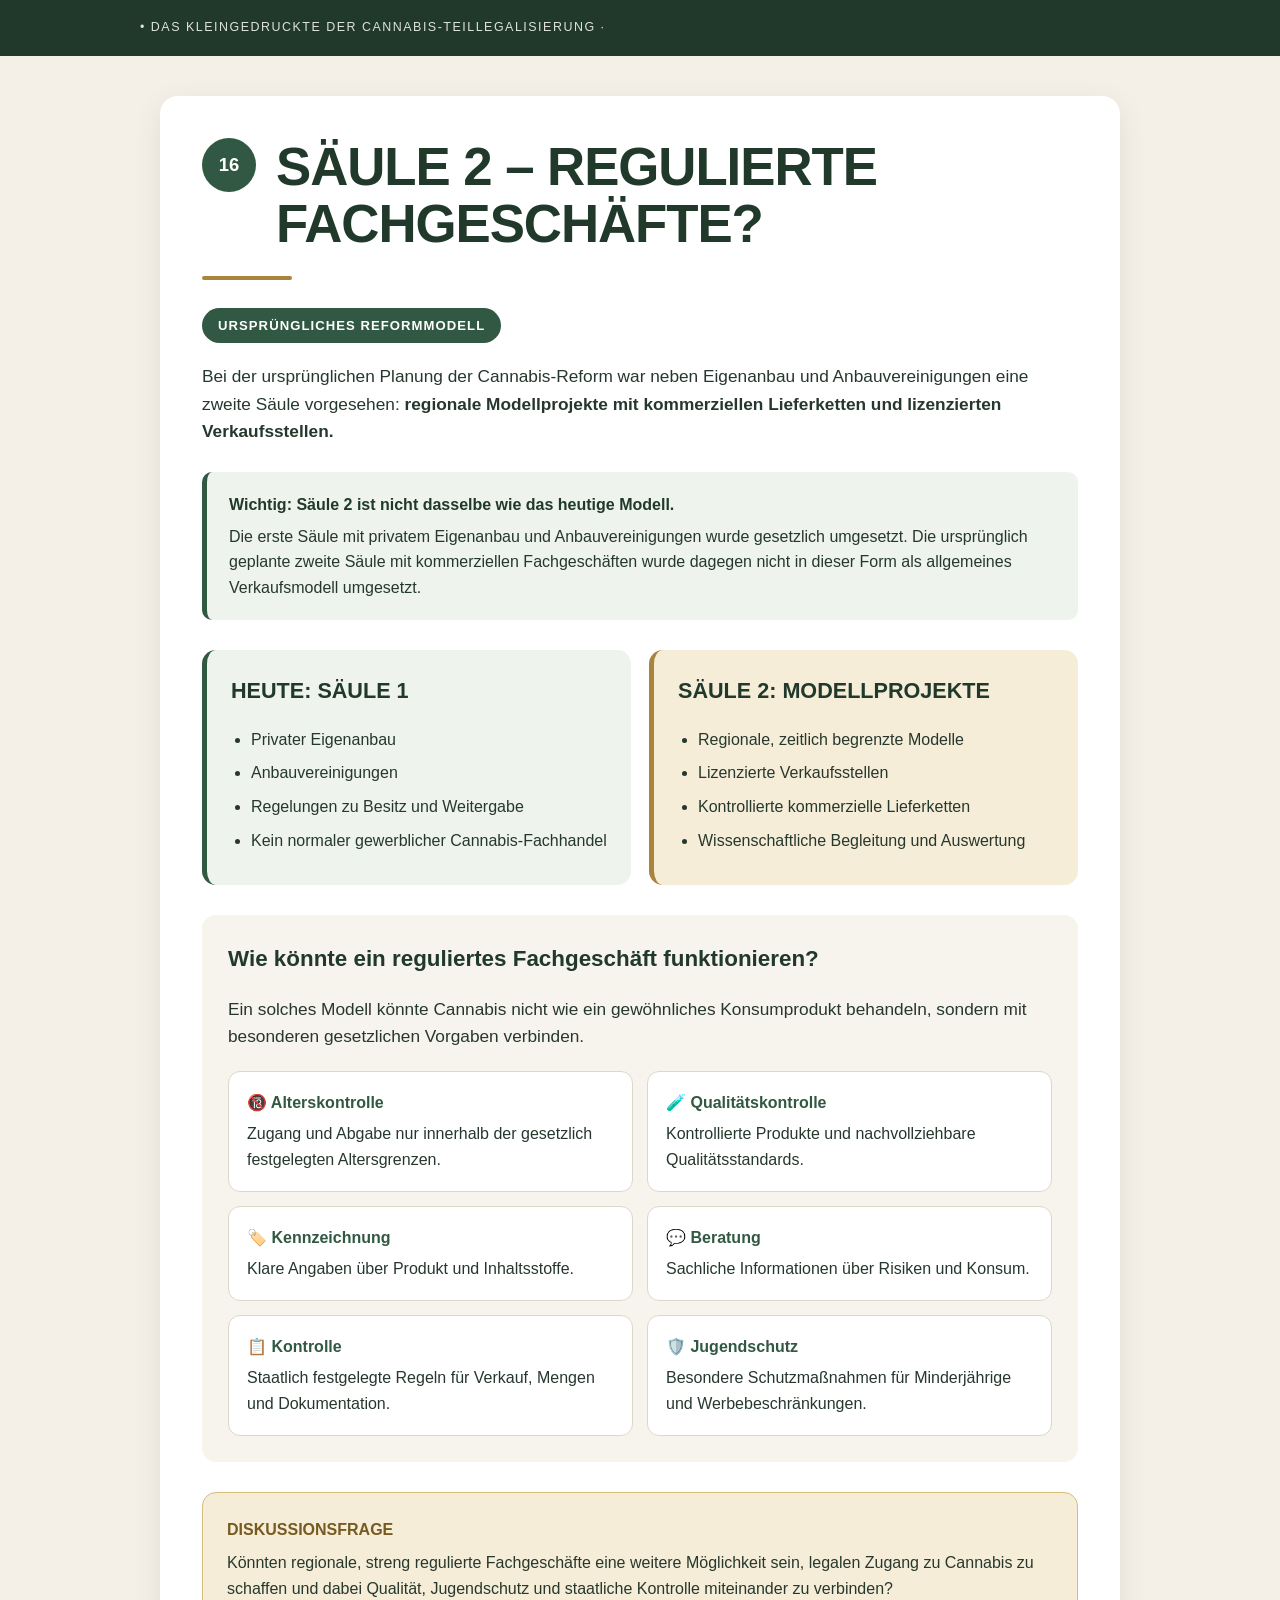
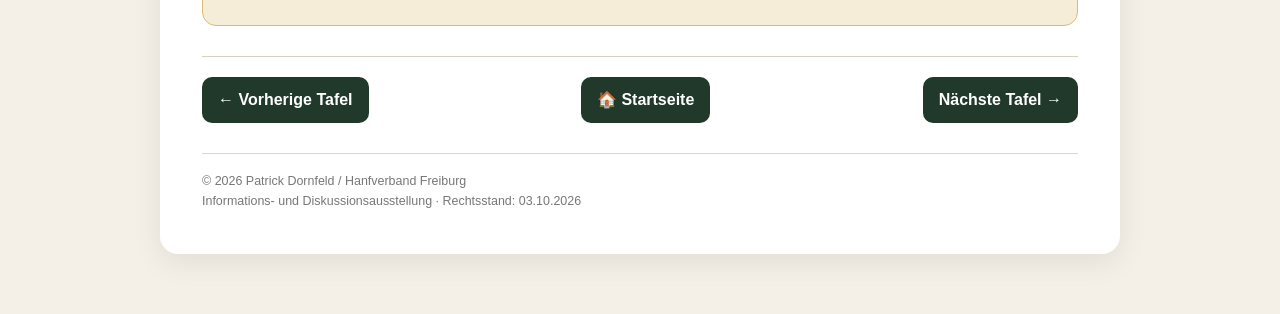
<file: websitecang/Tafel16.html>
<!DOCTYPE html>
<html lang="de">
<head>
  <meta charset="UTF-8">
  <meta name="viewport" content="width=device-width, initial-scale=1.0">

  <title>Tafel 16 – Säule 2</title>

  <style>
    * {
      box-sizing: border-box;
    }

    body {
      margin: 0;
      background: #f4f0e7;
      color: #26382d;
      font-family: -apple-system, BlinkMacSystemFont, "Segoe UI",
                   Roboto, Helvetica, Arial, sans-serif;
      line-height: 1.6;
    }

    header {
      background: #20392b;
      color: white;
      padding: 18px 24px;
    }

    header .ausstellung {
      max-width: 1000px;
      margin: auto;
      font-size: 0.78rem;
      letter-spacing: 0.12em;
      text-transform: uppercase;
      opacity: 0.85;
    }

    main {
      max-width: 1000px;
      margin: 0 auto;
      padding: 40px 20px 60px;
    }

    .tafel {
      background: white;
      border-radius: 18px;
      padding: 42px;
      box-shadow: 0 8px 30px rgba(0,0,0,0.08);
    }

    .kopf {
      display: flex;
      align-items: flex-start;
      gap: 20px;
    }

    .nummer {
      flex: 0 0 54px;
      width: 54px;
      height: 54px;
      border-radius: 50%;
      background: #315842;
      color: white;
      display: flex;
      align-items: center;
      justify-content: center;
      font-weight: 700;
      font-size: 1.15rem;
    }

    h1 {
      margin: 0;
      color: #20392b;
      font-size: clamp(2rem, 5vw, 3.3rem);
      line-height: 1.08;
      letter-spacing: -0.02em;
    }

    .linie {
      width: 90px;
      height: 4px;
      background: #a8843d;
      margin: 24px 0 28px;
      border-radius: 3px;
    }

    .saeule {
      display: inline-block;
      background: #315842;
      color: white;
      border-radius: 20px;
      padding: 7px 16px;
      font-size: 0.82rem;
      font-weight: 700;
      letter-spacing: 0.08em;
      text-transform: uppercase;
      margin-bottom: 20px;
    }

    p {
      font-size: 1.08rem;
      margin: 0 0 18px;
    }

    .hinweis {
      background: #eef3ed;
      border-left: 5px solid #315842;
      padding: 20px 22px;
      border-radius: 10px;
      margin: 26px 0;
    }

    .hinweis strong {
      display: block;
      margin-bottom: 6px;
      color: #20392b;
    }

    .vergleich {
      display: grid;
      grid-template-columns: 1fr 1fr;
      gap: 18px;
      margin: 30px 0;
    }

    .box {
      border-radius: 14px;
      padding: 24px;
    }

    .heute {
      background: #eef3ed;
      border-left: 5px solid #315842;
    }

    .saeule2 {
      background: #f5edd8;
      border-left: 5px solid #a8843d;
    }

    .box h2 {
      margin-top: 0;
      color: #20392b;
      font-size: 1.35rem;
    }

    .box ul {
      margin: 0;
      padding-left: 20px;
    }

    .box li {
      margin-bottom: 8px;
    }

    .modell {
      background: #f7f4ed;
      padding: 26px;
      border-radius: 14px;
      margin: 28px 0;
    }

    .modell h2 {
      margin-top: 0;
      color: #20392b;
      font-size: 1.4rem;
    }

    .punkte {
      display: grid;
      grid-template-columns: repeat(2, 1fr);
      gap: 14px;
      margin-top: 20px;
    }

    .punkt {
      background: white;
      border: 1px solid #ddd7ca;
      border-radius: 12px;
      padding: 18px;
    }

    .punkt strong {
      display: block;
      color: #315842;
      margin-bottom: 6px;
    }

    .gegenfrage {
      background: #f5edd8;
      border: 1px solid #d7bd7d;
      border-radius: 14px;
      padding: 24px;
      margin-top: 30px;
    }

    .gegenfrage strong {
      display: block;
      color: #765a20;
      margin-bottom: 8px;
    }

    footer {
      margin-top: 30px;
      padding-top: 18px;
      border-top: 1px solid #ddd7ca;
      color: #777;
      font-size: 0.78rem;
    }

    @media (max-width: 700px) {
      main {
        padding: 20px 12px 40px;
      }

      .tafel {
        padding: 26px 20px;
        border-radius: 14px;
      }

      .kopf {
        gap: 14px;
      }

      .nummer {
        flex-basis: 46px;
        width: 46px;
        height: 46px;
        font-size: 1rem;
      }

      .vergleich,
      .punkte {
        grid-template-columns: 1fr;
      }

      p {
        font-size: 1rem;
      }
    }
    
    .tafel-navigation {
  margin-top: 30px;
  padding-top: 20px;
  border-top: 1px solid #d8d1c2;

  display: flex;
  justify-content: space-between;
  align-items: center;
  gap: 12px;
}

.tafel-navigation a {
  display: inline-block;
  padding: 10px 16px;
  background: #20392b;
  color: white;
  text-decoration: none;
  border-radius: 10px;
  font-weight: 600;
  transition: 0.2s ease;
}

.tafel-navigation a:hover,
.tafel-navigation a:focus {
  background: #a8843d;
  color: white;
}

@media (max-width: 700px) {
  .tafel-navigation {
    flex-direction: column;
  }

  .tafel-navigation a,
  .tafel-navigation span {
    width: 100%;
    text-align: center;
  }
}
    
  </style>
</head>

<body>

<header>
  <div class="ausstellung">
    • Das Kleingedruckte der Cannabis-Teillegalisierung · 
  </div>
</header>

<main>
  <section class="tafel">

    <div class="kopf">
      <div class="nummer">16</div>

      <div>
        <h1>SÄULE 2 – REGULIERTE FACHGESCHÄFTE?</h1>
      </div>
    </div>

    <div class="linie"></div>

    <div class="saeule">
      Ursprüngliches Reformmodell
    </div>

    <p>
      Bei der ursprünglichen Planung der Cannabis-Reform war neben
      Eigenanbau und Anbauvereinigungen eine zweite Säule vorgesehen:
      <strong>regionale Modellprojekte mit kommerziellen Lieferketten und
      lizenzierten Verkaufsstellen.</strong>
    </p>

    <div class="hinweis">
      <strong>Wichtig: Säule 2 ist nicht dasselbe wie das heutige Modell.</strong>

      Die erste Säule mit privatem Eigenanbau und Anbauvereinigungen wurde
      gesetzlich umgesetzt. Die ursprünglich geplante zweite Säule mit
      kommerziellen Fachgeschäften wurde dagegen nicht in dieser Form als
      allgemeines Verkaufsmodell umgesetzt.
    </div>

    <div class="vergleich">

      <div class="box heute">
        <h2>HEUTE: SÄULE 1</h2>

        <ul>
          <li>Privater Eigenanbau</li>
          <li>Anbauvereinigungen</li>
          <li>Regelungen zu Besitz und Weitergabe</li>
          <li>Kein normaler gewerblicher Cannabis-Fachhandel</li>
        </ul>
      </div>

      <div class="box saeule2">
        <h2>SÄULE 2: MODELLPROJEKTE</h2>

        <ul>
          <li>Regionale, zeitlich begrenzte Modelle</li>
          <li>Lizenzierte Verkaufsstellen</li>
          <li>Kontrollierte kommerzielle Lieferketten</li>
          <li>Wissenschaftliche Begleitung und Auswertung</li>
        </ul>
      </div>

    </div>

    <div class="modell">

      <h2>Wie könnte ein reguliertes Fachgeschäft funktionieren?</h2>

      <p>
        Ein solches Modell könnte Cannabis nicht wie ein gewöhnliches
        Konsumprodukt behandeln, sondern mit besonderen gesetzlichen
        Vorgaben verbinden.
      </p>

      <div class="punkte">

        <div class="punkt">
          <strong>🔞 Alterskontrolle</strong>
          Zugang und Abgabe nur innerhalb der gesetzlich festgelegten
          Altersgrenzen.
        </div>

        <div class="punkt">
          <strong>🧪 Qualitätskontrolle</strong>
          Kontrollierte Produkte und nachvollziehbare Qualitätsstandards.
        </div>

        <div class="punkt">
          <strong>🏷️ Kennzeichnung</strong>
          Klare Angaben über Produkt und Inhaltsstoffe.
        </div>

        <div class="punkt">
          <strong>💬 Beratung</strong>
          Sachliche Informationen über Risiken und Konsum.
        </div>

        <div class="punkt">
          <strong>📋 Kontrolle</strong>
          Staatlich festgelegte Regeln für Verkauf, Mengen und
          Dokumentation.
        </div>

        <div class="punkt">
          <strong>🛡️ Jugendschutz</strong>
          Besondere Schutzmaßnahmen für Minderjährige und
          Werbebeschränkungen.
        </div>

      </div>

    </div>

    <div class="gegenfrage">
      <strong>DISKUSSIONSFRAGE</strong>

      Könnten regionale, streng regulierte Fachgeschäfte eine weitere
      Möglichkeit sein, legalen Zugang zu Cannabis zu schaffen und dabei
      Qualität, Jugendschutz und staatliche Kontrolle miteinander zu
      verbinden?
    </div>

<nav class="tafel-navigation" aria-label="Tafelnavigation">
  <a href="Tafel15.html">← Vorherige Tafel</a>
  <a href="Start.html">🏠 Startseite</a>
  <a href="Tafel17.html">Nächste Tafel →</a>
</nav>

    <footer>
        © 2026 Patrick Dornfeld / Hanfverband Freiburg<br>
      Informations- und Diskussionsausstellung · Rechtsstand: 03.10.2026
    </footer>

  </section>
</main>

</body>
</html>
</file>
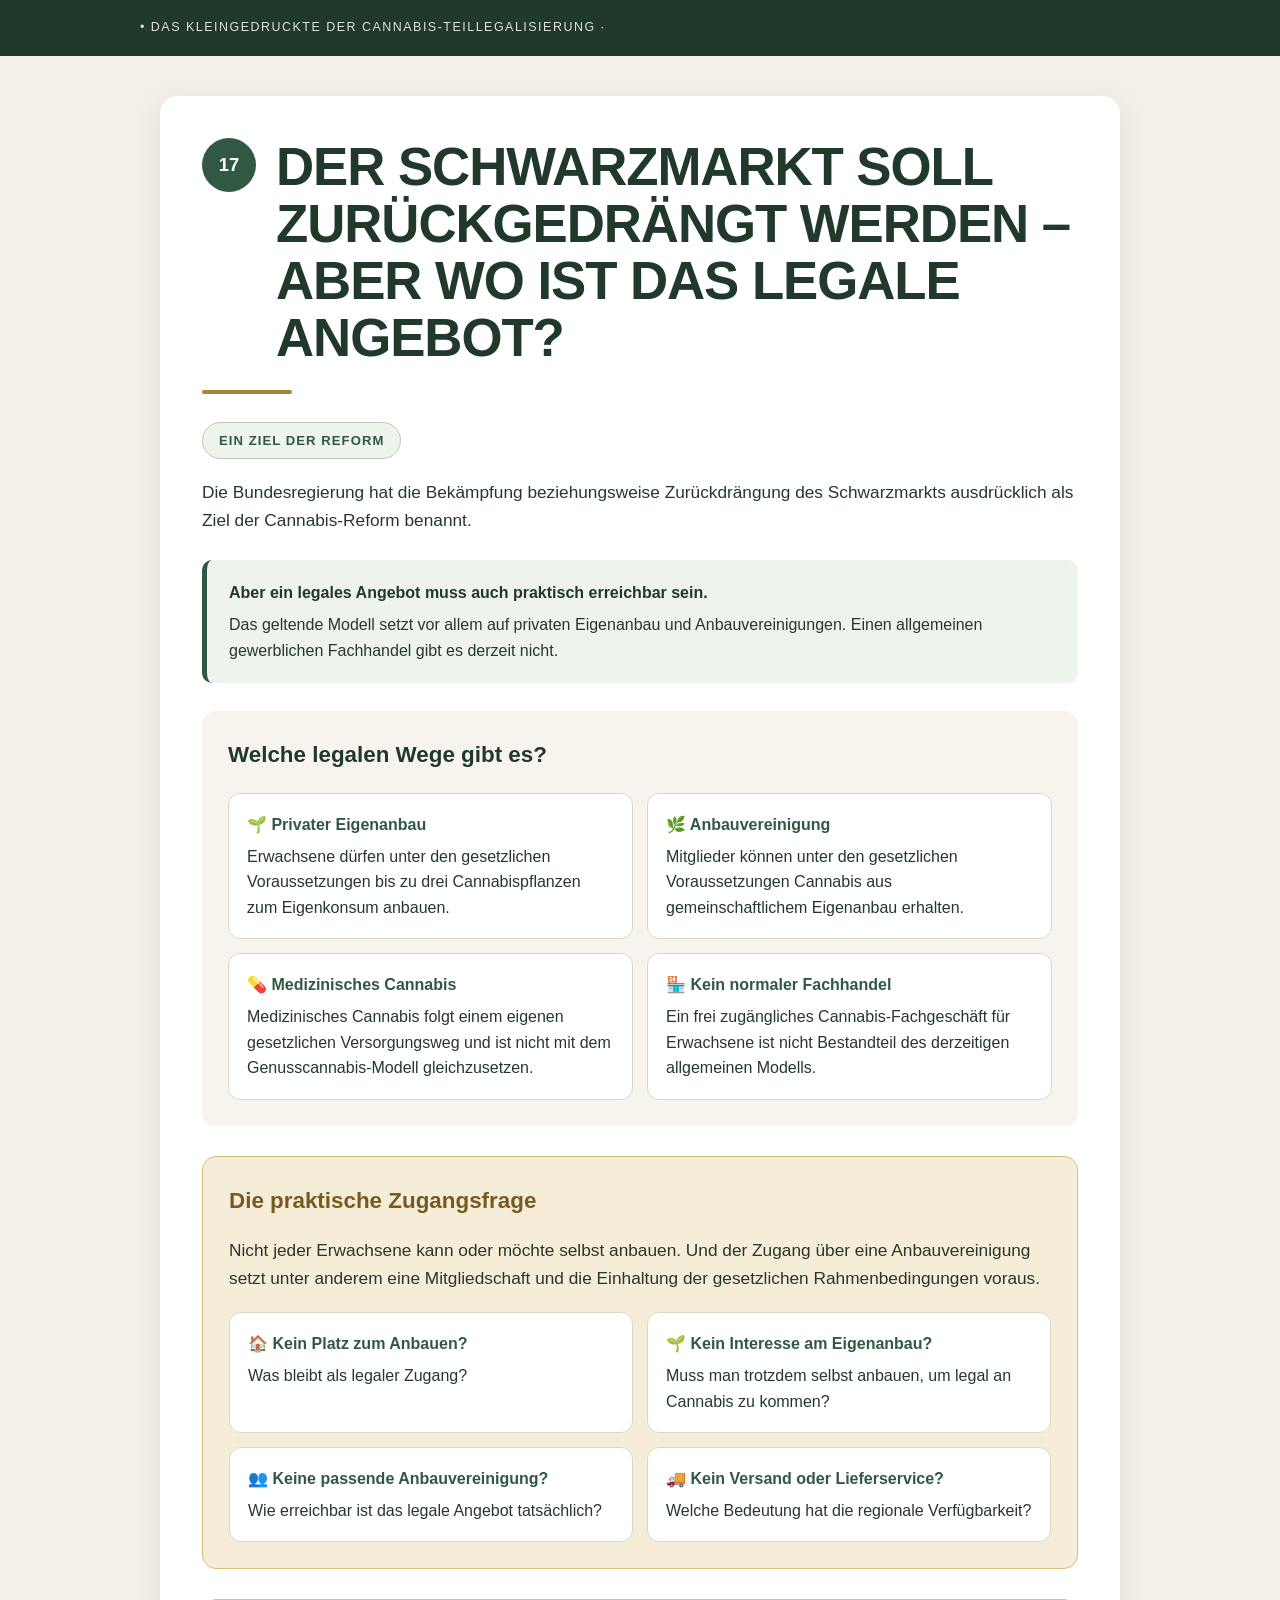
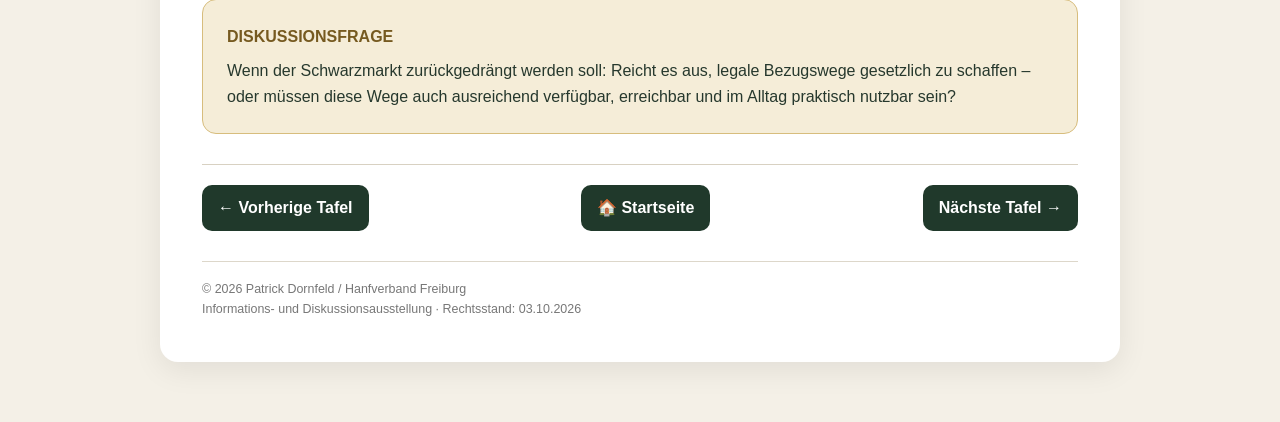
<file: websitecang/Tafel17.html>
<!DOCTYPE html>
<html lang="de">
<head>
  <meta charset="UTF-8">
  <meta name="viewport" content="width=device-width, initial-scale=1.0">

  <title>Tafel 17 – Der Schwarzmarkt und das legale Angebot</title>

  <style>
    * {
      box-sizing: border-box;
    }

    body {
      margin: 0;
      background: #f4f0e7;
      color: #26382d;
      font-family: -apple-system, BlinkMacSystemFont, "Segoe UI",
                   Roboto, Helvetica, Arial, sans-serif;
      line-height: 1.6;
    }

    header {
      background: #20392b;
      color: white;
      padding: 18px 24px;
    }

    header .ausstellung {
      max-width: 1000px;
      margin: auto;
      font-size: 0.78rem;
      letter-spacing: 0.12em;
      text-transform: uppercase;
      opacity: 0.85;
    }

    main {
      max-width: 1000px;
      margin: 0 auto;
      padding: 40px 20px 60px;
    }

    .tafel {
      background: white;
      border-radius: 18px;
      padding: 42px;
      box-shadow: 0 8px 30px rgba(0,0,0,0.08);
    }

    .kopf {
      display: flex;
      align-items: flex-start;
      gap: 20px;
    }

    .nummer {
      flex: 0 0 54px;
      width: 54px;
      height: 54px;
      border-radius: 50%;
      background: #315842;
      color: white;
      display: flex;
      align-items: center;
      justify-content: center;
      font-weight: 700;
      font-size: 1.15rem;
    }

    h1 {
      margin: 0;
      color: #20392b;
      font-size: clamp(2rem, 5vw, 3.3rem);
      line-height: 1.08;
      letter-spacing: -0.02em;
    }

    .linie {
      width: 90px;
      height: 4px;
      background: #a8843d;
      margin: 24px 0 28px;
      border-radius: 3px;
    }

    .ziel {
      display: inline-block;
      background: #eef3ed;
      color: #315842;
      border: 1px solid #b9c9b9;
      border-radius: 20px;
      padding: 7px 16px;
      font-size: 0.82rem;
      font-weight: 700;
      letter-spacing: 0.08em;
      text-transform: uppercase;
      margin-bottom: 20px;
    }

    p {
      font-size: 1.08rem;
      margin: 0 0 18px;
    }

    .hinweis {
      background: #eef3ed;
      border-left: 5px solid #315842;
      padding: 20px 22px;
      border-radius: 10px;
      margin: 26px 0;
    }

    .hinweis strong {
      display: block;
      margin-bottom: 6px;
      color: #20392b;
    }

    .zugang {
      background: #f7f4ed;
      padding: 26px;
      border-radius: 14px;
      margin: 28px 0;
    }

    .zugang h2 {
      margin-top: 0;
      color: #20392b;
      font-size: 1.4rem;
    }

    .wege {
      display: grid;
      grid-template-columns: repeat(2, 1fr);
      gap: 14px;
      margin-top: 20px;
    }

    .weg {
      background: white;
      border: 1px solid #ddd7ca;
      border-radius: 12px;
      padding: 18px;
    }

    .weg strong {
      display: block;
      color: #315842;
      margin-bottom: 6px;
    }

    .luecke {
      background: #f5edd8;
      border: 1px solid #d7bd7d;
      border-radius: 14px;
      padding: 26px;
      margin: 30px 0;
    }

    .luecke h2 {
      margin-top: 0;
      color: #765a20;
      font-size: 1.4rem;
    }

    .fragen {
      display: grid;
      grid-template-columns: repeat(2, 1fr);
      gap: 14px;
      margin-top: 20px;
    }

    .frage {
      background: white;
      border-radius: 12px;
      padding: 18px;
      border: 1px solid #ddd7ca;
    }

    .frage strong {
      display: block;
      color: #315842;
      margin-bottom: 6px;
    }

    .gegenfrage {
      background: #f5edd8;
      border: 1px solid #d7bd7d;
      border-radius: 14px;
      padding: 24px;
      margin-top: 30px;
    }

    .gegenfrage strong {
      display: block;
      color: #765a20;
      margin-bottom: 8px;
    }

    footer {
      margin-top: 30px;
      padding-top: 18px;
      border-top: 1px solid #ddd7ca;
      color: #777;
      font-size: 0.78rem;
    }

    @media (max-width: 700px) {
      main {
        padding: 20px 12px 40px;
      }

      .tafel {
        padding: 26px 20px;
        border-radius: 14px;
      }

      .kopf {
        gap: 14px;
      }

      .nummer {
        flex-basis: 46px;
        width: 46px;
        height: 46px;
        font-size: 1rem;
      }

      .wege,
      .fragen {
        grid-template-columns: 1fr;
      }

      p {
        font-size: 1rem;
      }
    }
    
    .tafel-navigation {
  margin-top: 30px;
  padding-top: 20px;
  border-top: 1px solid #d8d1c2;

  display: flex;
  justify-content: space-between;
  align-items: center;
  gap: 12px;
}

.tafel-navigation a {
  display: inline-block;
  padding: 10px 16px;
  background: #20392b;
  color: white;
  text-decoration: none;
  border-radius: 10px;
  font-weight: 600;
  transition: 0.2s ease;
}

.tafel-navigation a:hover,
.tafel-navigation a:focus {
  background: #a8843d;
  color: white;
}

@media (max-width: 700px) {
  .tafel-navigation {
    flex-direction: column;
  }

  .tafel-navigation a,
  .tafel-navigation span {
    width: 100%;
    text-align: center;
  }
}
    
  </style>
</head>

<body>

<header>
  <div class="ausstellung">
    • Das Kleingedruckte der Cannabis-Teillegalisierung · 
  </div>
</header>

<main>
  <section class="tafel">

    <div class="kopf">
      <div class="nummer">17</div>

      <div>
        <h1>
          DER SCHWARZMARKT SOLL ZURÜCKGEDRÄNGT WERDEN –
          ABER WO IST DAS LEGALE ANGEBOT?
        </h1>
      </div>
    </div>

    <div class="linie"></div>

    <div class="ziel">
      Ein Ziel der Reform
    </div>

    <p>
      Die Bundesregierung hat die Bekämpfung beziehungsweise Zurückdrängung
      des Schwarzmarkts ausdrücklich als Ziel der Cannabis-Reform benannt.
    </p>

    <div class="hinweis">
      <strong>Aber ein legales Angebot muss auch praktisch erreichbar sein.</strong>

      Das geltende Modell setzt vor allem auf privaten Eigenanbau und
      Anbauvereinigungen. Einen allgemeinen gewerblichen Fachhandel gibt es
      derzeit nicht.
    </div>

    <div class="zugang">

      <h2>Welche legalen Wege gibt es?</h2>

      <div class="wege">

        <div class="weg">
          <strong>🌱 Privater Eigenanbau</strong>
          Erwachsene dürfen unter den gesetzlichen Voraussetzungen bis zu
          drei Cannabispflanzen zum Eigenkonsum anbauen.
        </div>

        <div class="weg">
          <strong>🌿 Anbauvereinigung</strong>
          Mitglieder können unter den gesetzlichen Voraussetzungen Cannabis
          aus gemeinschaftlichem Eigenanbau erhalten.
        </div>

        <div class="weg">
          <strong>💊 Medizinisches Cannabis</strong>
          Medizinisches Cannabis folgt einem eigenen gesetzlichen
          Versorgungsweg und ist nicht mit dem Genusscannabis-Modell
          gleichzusetzen.
        </div>

        <div class="weg">
          <strong>🏪 Kein normaler Fachhandel</strong>
          Ein frei zugängliches Cannabis-Fachgeschäft für Erwachsene ist
          nicht Bestandteil des derzeitigen allgemeinen Modells.
        </div>

      </div>

    </div>

    <div class="luecke">

      <h2>Die praktische Zugangsfrage</h2>

      <p>
        Nicht jeder Erwachsene kann oder möchte selbst anbauen.
        Und der Zugang über eine Anbauvereinigung setzt unter anderem
        eine Mitgliedschaft und die Einhaltung der gesetzlichen
        Rahmenbedingungen voraus.
      </p>

      <div class="fragen">

        <div class="frage">
          <strong>🏠 Kein Platz zum Anbauen?</strong>
          Was bleibt als legaler Zugang?
        </div>

        <div class="frage">
          <strong>🌱 Kein Interesse am Eigenanbau?</strong>
          Muss man trotzdem selbst anbauen, um legal an Cannabis zu kommen?
        </div>

        <div class="frage">
          <strong>👥 Keine passende Anbauvereinigung?</strong>
          Wie erreichbar ist das legale Angebot tatsächlich?
        </div>

        <div class="frage">
          <strong>🚚 Kein Versand oder Lieferservice?</strong>
          Welche Bedeutung hat die regionale Verfügbarkeit?
        </div>

      </div>

    </div>

    <div class="gegenfrage">
      <strong>DISKUSSIONSFRAGE</strong>

      Wenn der Schwarzmarkt zurückgedrängt werden soll:
      Reicht es aus, legale Bezugswege gesetzlich zu schaffen –
      oder müssen diese Wege auch ausreichend verfügbar,
      erreichbar und im Alltag praktisch nutzbar sein?
    </div>

<nav class="tafel-navigation" aria-label="Tafelnavigation">
  <a href="Tafel16.html">← Vorherige Tafel</a>
  <a href="Start.html">🏠 Startseite</a>
  <a href="Tafel18.html">Nächste Tafel →</a>
</nav>

    <footer>
        © 2026 Patrick Dornfeld / Hanfverband Freiburg<br>
      Informations- und Diskussionsausstellung · Rechtsstand: 03.10.2026
    </footer>

  </section>
</main>

</body>
</html>
</file>
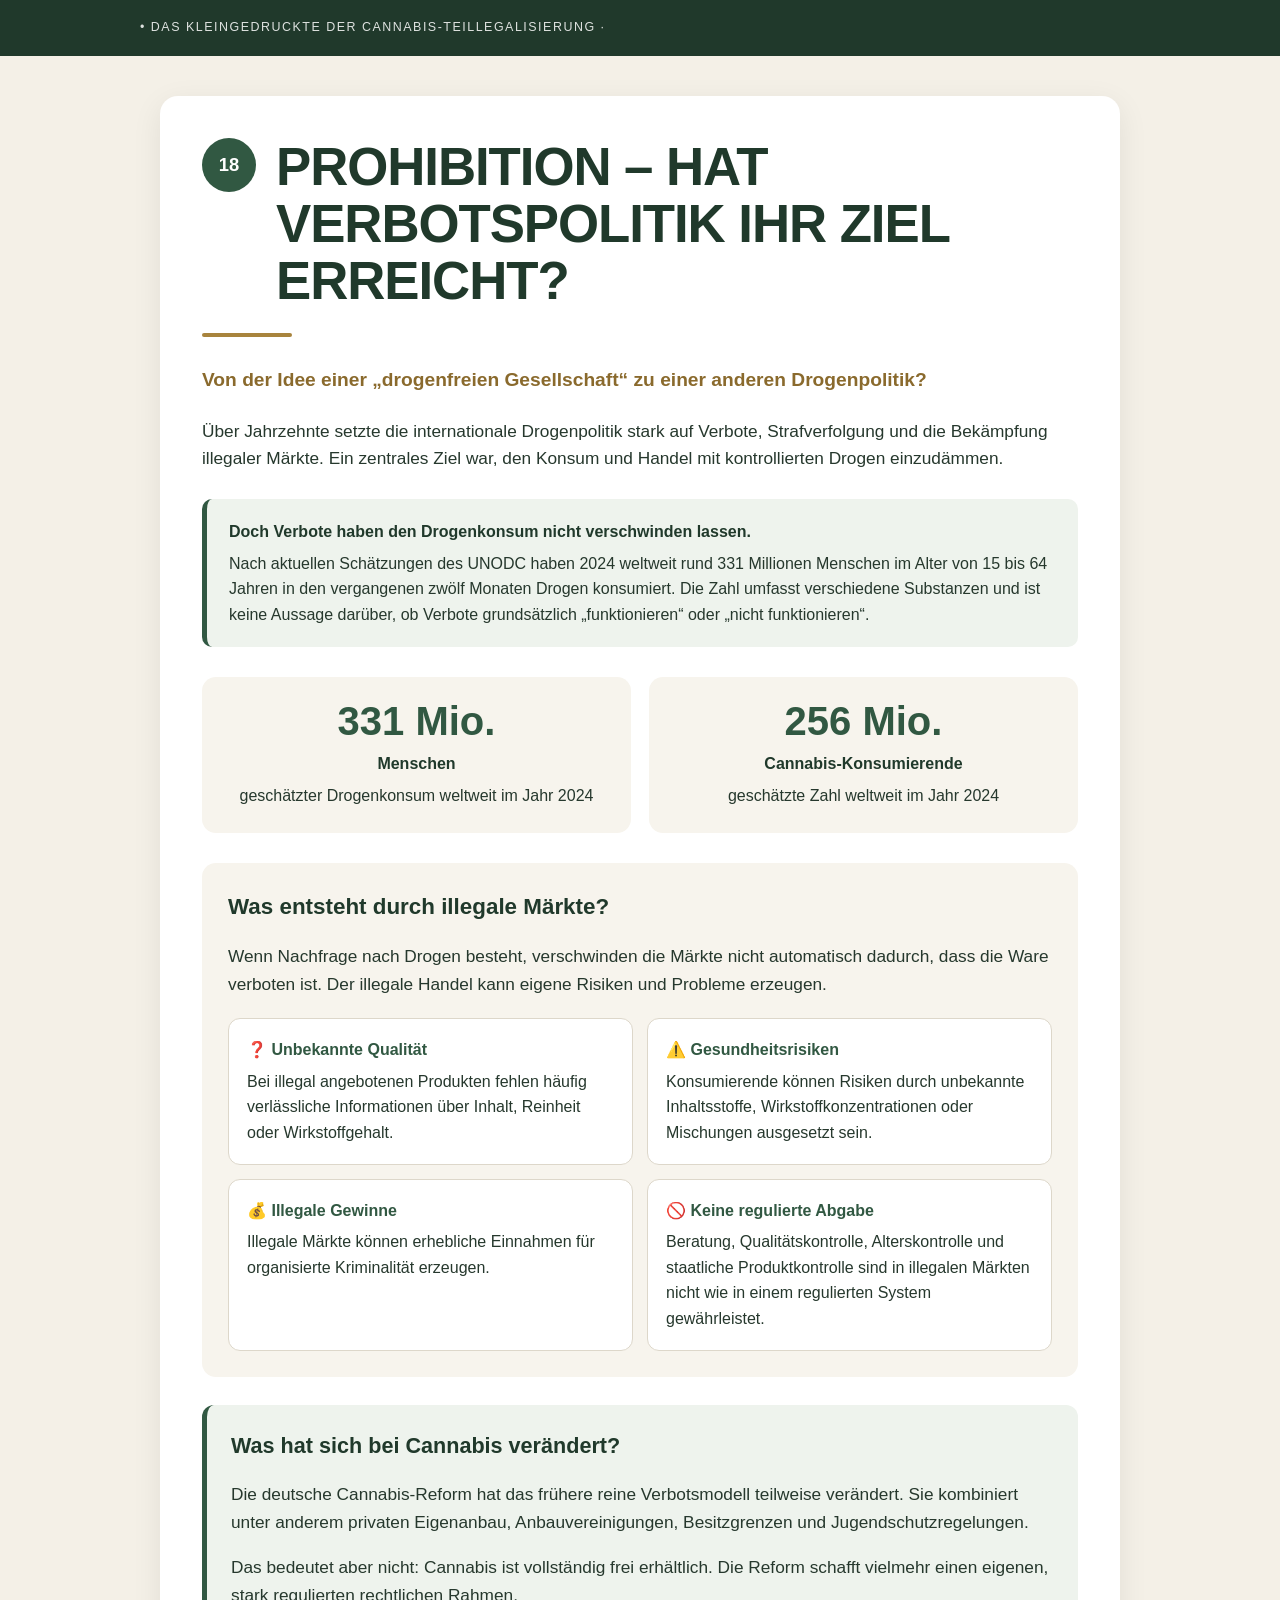
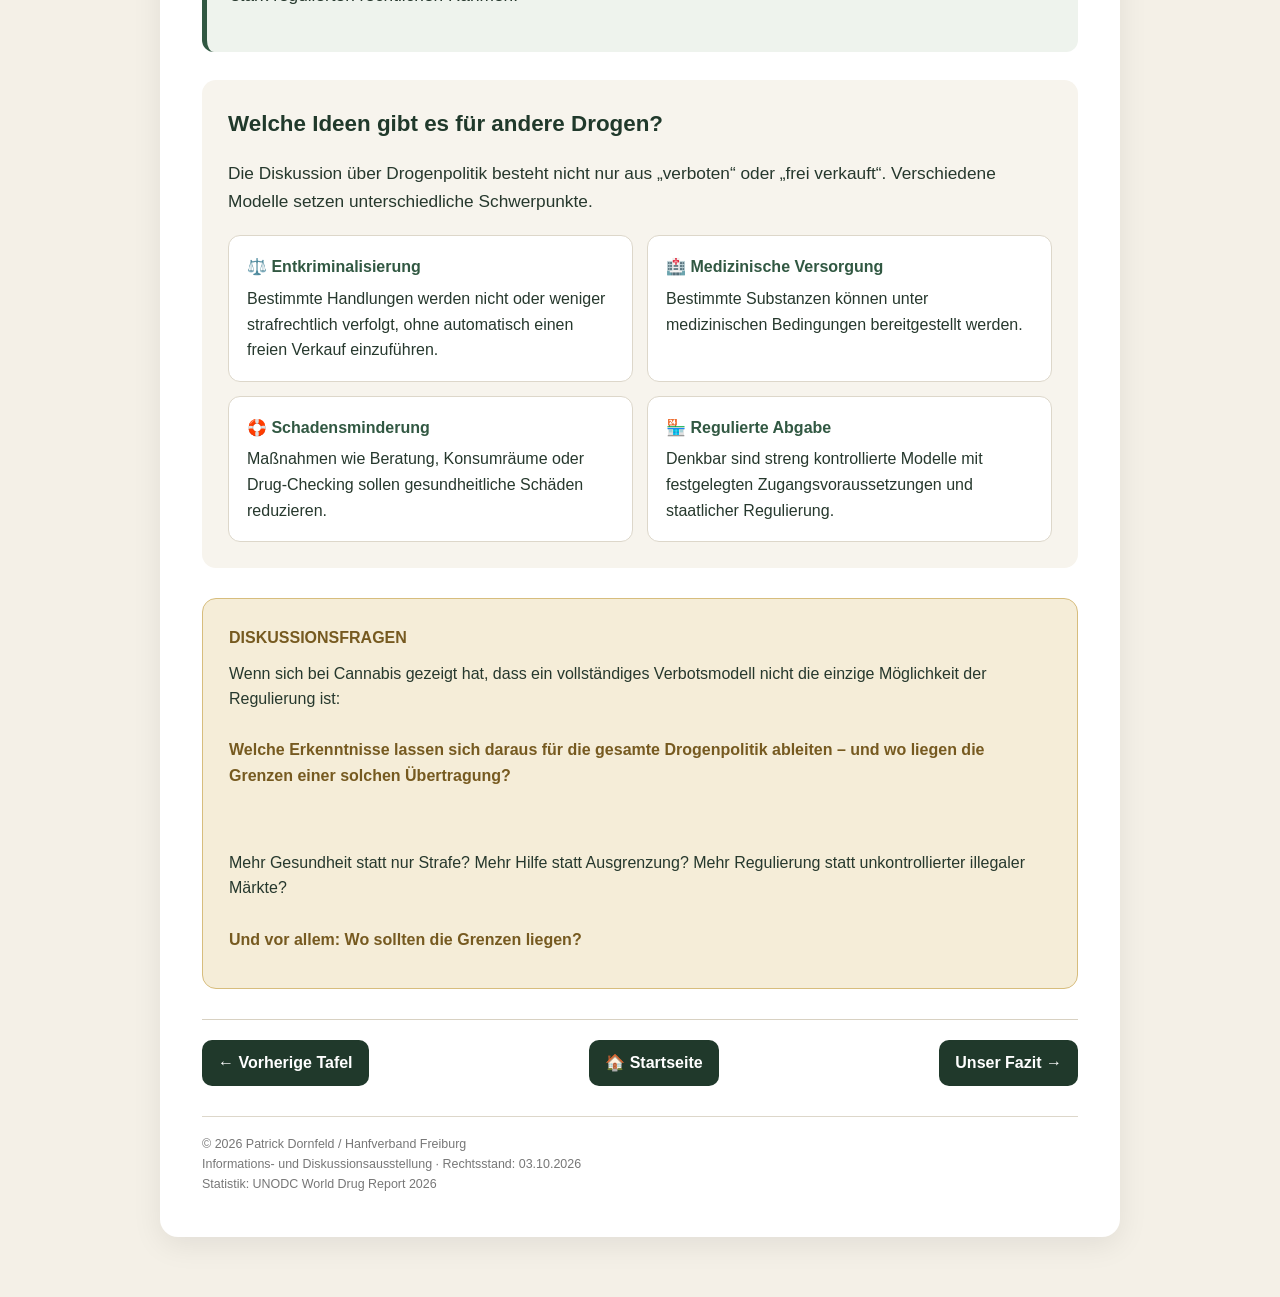
<file: websitecang/Tafel18.html>
<!DOCTYPE html>
<html lang="de">
<head>
  <meta charset="UTF-8">
  <meta name="viewport" content="width=device-width, initial-scale=1.0">

  <title>Tafel 18 – Prohibition</title>

  <style>
    * {
      box-sizing: border-box;
    }

    body {
      margin: 0;
      background: #f4f0e7;
      color: #26382d;
      font-family: -apple-system, BlinkMacSystemFont, "Segoe UI",
                   Roboto, Helvetica, Arial, sans-serif;
      line-height: 1.6;
    }

    header {
      background: #20392b;
      color: white;
      padding: 18px 24px;
    }

    header .ausstellung {
      max-width: 1000px;
      margin: auto;
      font-size: 0.78rem;
      letter-spacing: 0.12em;
      text-transform: uppercase;
      opacity: 0.85;
    }

    main {
      max-width: 1000px;
      margin: 0 auto;
      padding: 40px 20px 60px;
    }

    .tafel {
      background: white;
      border-radius: 18px;
      padding: 42px;
      box-shadow: 0 8px 30px rgba(0,0,0,0.08);
    }

    .kopf {
      display: flex;
      align-items: flex-start;
      gap: 20px;
    }

    .nummer {
      flex: 0 0 54px;
      width: 54px;
      height: 54px;
      border-radius: 50%;
      background: #315842;
      color: white;
      display: flex;
      align-items: center;
      justify-content: center;
      font-weight: 700;
      font-size: 1.15rem;
    }

    h1 {
      margin: 0;
      color: #20392b;
      font-size: clamp(2rem, 5vw, 3.3rem);
      line-height: 1.08;
      letter-spacing: -0.02em;
    }

    .linie {
      width: 90px;
      height: 4px;
      background: #a8843d;
      margin: 24px 0 28px;
      border-radius: 3px;
    }

    .untertitel {
      color: #8a6a2d;
      font-size: 1.2rem;
      font-weight: 700;
      margin-bottom: 22px;
    }

    p {
      font-size: 1.08rem;
      margin: 0 0 18px;
    }

    .hinweis {
      background: #eef3ed;
      border-left: 5px solid #315842;
      padding: 20px 22px;
      border-radius: 10px;
      margin: 26px 0;
    }

    .hinweis strong {
      display: block;
      margin-bottom: 6px;
      color: #20392b;
    }

    .zahlen {
      display: grid;
      grid-template-columns: repeat(2, 1fr);
      gap: 18px;
      margin: 30px 0;
    }

    .zahl {
      background: #f7f4ed;
      border-radius: 14px;
      padding: 24px;
      text-align: center;
    }

    .zahl .wert {
      color: #315842;
      font-size: 2.5rem;
      font-weight: 800;
      line-height: 1;
      margin-bottom: 10px;
    }

    .zahl strong {
      display: block;
      color: #20392b;
      margin-bottom: 6px;
    }

    .problem {
      background: #f7f4ed;
      padding: 26px;
      border-radius: 14px;
      margin: 28px 0;
    }

    .problem h2 {
      margin-top: 0;
      color: #20392b;
      font-size: 1.4rem;
    }

    .punkte {
      display: grid;
      grid-template-columns: repeat(2, 1fr);
      gap: 14px;
      margin-top: 20px;
    }

    .punkt {
      background: white;
      border: 1px solid #ddd7ca;
      border-radius: 12px;
      padding: 18px;
    }

    .punkt strong {
      display: block;
      color: #315842;
      margin-bottom: 6px;
    }

    .cannabis {
      background: #eef3ed;
      border-left: 5px solid #315842;
      padding: 24px;
      border-radius: 12px;
      margin: 28px 0;
    }

    .cannabis h2 {
      margin-top: 0;
      color: #20392b;
      font-size: 1.35rem;
    }

    .modelle {
      display: grid;
      grid-template-columns: repeat(2, 1fr);
      gap: 14px;
      margin-top: 20px;
    }

    .modell {
      background: white;
      border: 1px solid #ddd7ca;
      border-radius: 12px;
      padding: 18px;
    }

    .modell strong {
      display: block;
      color: #315842;
      margin-bottom: 6px;
    }

    .gegenfrage {
      background: #f5edd8;
      border: 1px solid #d7bd7d;
      border-radius: 14px;
      padding: 26px;
      margin-top: 30px;
    }

    .gegenfrage strong {
      display: block;
      color: #765a20;
      margin-bottom: 10px;
    }

    footer {
      margin-top: 30px;
      padding-top: 18px;
      border-top: 1px solid #ddd7ca;
      color: #777;
      font-size: 0.78rem;
    }

    @media (max-width: 700px) {
      main {
        padding: 20px 12px 40px;
      }

      .tafel {
        padding: 26px 20px;
        border-radius: 14px;
      }

      .kopf {
        gap: 14px;
      }

      .nummer {
        flex-basis: 46px;
        width: 46px;
        height: 46px;
        font-size: 1rem;
      }

      .zahlen,
      .punkte,
      .modelle {
        grid-template-columns: 1fr;
      }

      p {
        font-size: 1rem;
      }
    }
    
    .tafel-navigation {
  margin-top: 30px;
  padding-top: 20px;
  border-top: 1px solid #d8d1c2;

  display: flex;
  justify-content: space-between;
  align-items: center;
  gap: 12px;
}

.tafel-navigation a {
  display: inline-block;
  padding: 10px 16px;
  background: #20392b;
  color: white;
  text-decoration: none;
  border-radius: 10px;
  font-weight: 600;
  transition: 0.2s ease;
}

.tafel-navigation a:hover,
.tafel-navigation a:focus {
  background: #a8843d;
  color: white;
}

@media (max-width: 700px) {
  .tafel-navigation {
    flex-direction: column;
  }

  .tafel-navigation a,
  .tafel-navigation span {
    width: 100%;
    text-align: center;
  }
}
    
  </style>
</head>

<body>

<header>
  <div class="ausstellung">
    • Das Kleingedruckte der Cannabis-Teillegalisierung ·
  </div>
</header>

<main>
  <section class="tafel">

    <div class="kopf">
      <div class="nummer">18</div>

      <div>
        <h1>PROHIBITION – HAT VERBOTSPOLITIK IHR ZIEL ERREICHT?</h1>
      </div>
    </div>

    <div class="linie"></div>

    <div class="untertitel">
      Von der Idee einer „drogenfreien Gesellschaft“ zu einer anderen
      Drogenpolitik?
    </div>

    <p>
      Über Jahrzehnte setzte die internationale Drogenpolitik stark auf
      Verbote, Strafverfolgung und die Bekämpfung illegaler Märkte.
      Ein zentrales Ziel war, den Konsum und Handel mit kontrollierten
      Drogen einzudämmen.
    </p>

    <div class="hinweis">
      <strong>Doch Verbote haben den Drogenkonsum nicht verschwinden lassen.</strong>

      Nach aktuellen Schätzungen des UNODC haben 2024 weltweit rund
      331 Millionen Menschen im Alter von 15 bis 64 Jahren in den
      vergangenen zwölf Monaten Drogen konsumiert. Die Zahl umfasst
      verschiedene Substanzen und ist keine Aussage darüber, ob
      Verbote grundsätzlich „funktionieren“ oder „nicht funktionieren“.
    </div>

    <div class="zahlen">

      <div class="zahl">
        <div class="wert">331 Mio.</div>
        <strong>Menschen</strong>
        geschätzter Drogenkonsum weltweit im Jahr 2024
      </div>

      <div class="zahl">
        <div class="wert">256 Mio.</div>
        <strong>Cannabis-Konsumierende</strong>
        geschätzte Zahl weltweit im Jahr 2024
      </div>

    </div>

    <div class="problem">

      <h2>Was entsteht durch illegale Märkte?</h2>

      <p>
        Wenn Nachfrage nach Drogen besteht, verschwinden die Märkte nicht
        automatisch dadurch, dass die Ware verboten ist. Der illegale
        Handel kann eigene Risiken und Probleme erzeugen.
      </p>

      <div class="punkte">

        <div class="punkt">
          <strong>❓ Unbekannte Qualität</strong>
          Bei illegal angebotenen Produkten fehlen häufig verlässliche
          Informationen über Inhalt, Reinheit oder Wirkstoffgehalt.
        </div>

        <div class="punkt">
          <strong>⚠️ Gesundheitsrisiken</strong>
          Konsumierende können Risiken durch unbekannte Inhaltsstoffe,
          Wirkstoffkonzentrationen oder Mischungen ausgesetzt sein.
        </div>

        <div class="punkt">
          <strong>💰 Illegale Gewinne</strong>
          Illegale Märkte können erhebliche Einnahmen für
          organisierte Kriminalität erzeugen.
        </div>

        <div class="punkt">
          <strong>🚫 Keine regulierte Abgabe</strong>
          Beratung, Qualitätskontrolle, Alterskontrolle und staatliche
          Produktkontrolle sind in illegalen Märkten nicht wie in einem
          regulierten System gewährleistet.
        </div>

      </div>

    </div>

    <div class="cannabis">

      <h2>Was hat sich bei Cannabis verändert?</h2>

      <p>
        Die deutsche Cannabis-Reform hat das frühere reine Verbotsmodell
        teilweise verändert. Sie kombiniert unter anderem privaten
        Eigenanbau, Anbauvereinigungen, Besitzgrenzen und
        Jugendschutzregelungen.
      </p>

      <p>
        Das bedeutet aber nicht: Cannabis ist vollständig frei erhältlich.
        Die Reform schafft vielmehr einen eigenen, stark regulierten
        rechtlichen Rahmen.
      </p>

    </div>

    <div class="problem">

      <h2>Welche Ideen gibt es für andere Drogen?</h2>

      <p>
        Die Diskussion über Drogenpolitik besteht nicht nur aus
        „verboten“ oder „frei verkauft“. Verschiedene Modelle setzen
        unterschiedliche Schwerpunkte.
      </p>

      <div class="modelle">

        <div class="modell">
          <strong>⚖️ Entkriminalisierung</strong>
          Bestimmte Handlungen werden nicht oder weniger strafrechtlich
          verfolgt, ohne automatisch einen freien Verkauf einzuführen.
        </div>

        <div class="modell">
          <strong>🏥 Medizinische Versorgung</strong>
          Bestimmte Substanzen können unter medizinischen Bedingungen
          bereitgestellt werden.
        </div>

        <div class="modell">
          <strong>🛟 Schadensminderung</strong>
          Maßnahmen wie Beratung, Konsumräume oder Drug-Checking sollen
          gesundheitliche Schäden reduzieren.
        </div>

        <div class="modell">
          <strong>🏪 Regulierte Abgabe</strong>
          Denkbar sind streng kontrollierte Modelle mit festgelegten
          Zugangsvoraussetzungen und staatlicher Regulierung.
        </div>

      </div>

    </div>

    <div class="gegenfrage">

      <strong>DISKUSSIONSFRAGEN</strong>

      Wenn sich bei Cannabis gezeigt hat, dass ein vollständiges
      Verbotsmodell nicht die einzige Möglichkeit der Regulierung ist:

      <br><br>

      <strong>Welche Erkenntnisse lassen sich daraus für die gesamte
      Drogenpolitik ableiten – und wo liegen die Grenzen einer solchen
      Übertragung?</strong>

      <br><br>

      Mehr Gesundheit statt nur Strafe?
      Mehr Hilfe statt Ausgrenzung?
      Mehr Regulierung statt unkontrollierter illegaler Märkte?

      <br><br>

      <strong>Und vor allem: Wo sollten die Grenzen liegen?</strong>

    </div>


<nav class="tafel-navigation" aria-label="Tafelnavigation">
  <a href="Tafel17.html">← Vorherige Tafel</a>
  <a href="Start.html">🏠 Startseite</a>
  <a href="Fazit.html">Unser Fazit →</a>
</nav>

    <footer>
        © 2026 Patrick Dornfeld / Hanfverband Freiburg<br>
      Informations- und Diskussionsausstellung · Rechtsstand: 03.10.2026
      <br>
      Statistik: UNODC World Drug Report 2026
    </footer>

  </section>
</main>

</body>
</html>
</file>
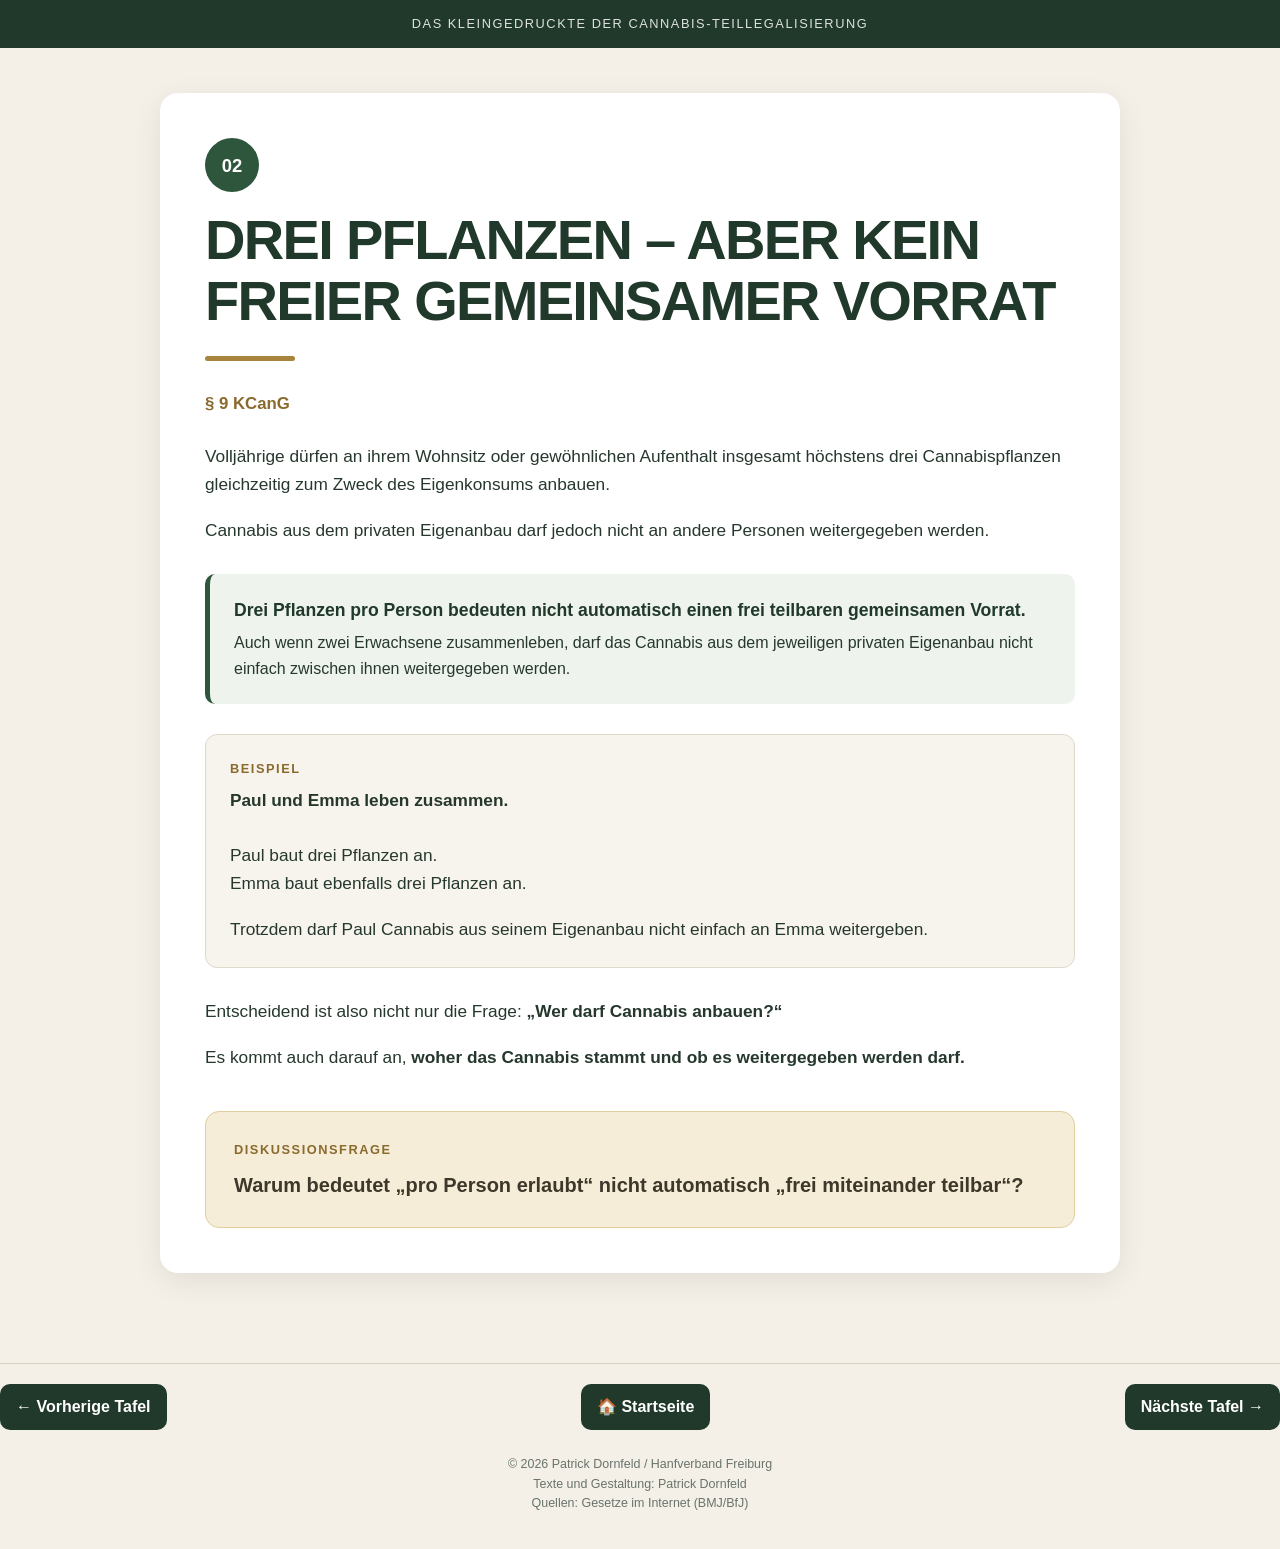
<file: websitecang/Tafel2.html>
<!DOCTYPE html>
<html lang="de">
<head>
    <meta charset="UTF-8">
    <meta name="viewport" content="width=device-width, initial-scale=1.0">
    <title>Drei Pflanzen – aber kein freier gemeinsamer Vorrat</title>
    <style>
        * {
            box-sizing: border-box;
        }
        html {
            scroll-behavior: smooth;
        }
        body {
            margin: 0;
            font-family: -apple-system, BlinkMacSystemFont, "Segoe UI",
                         Roboto, Helvetica, Arial, sans-serif;
            background: #f4f0e7;
            color: #26382d;
            line-height: 1.6;
        }
        header {
            background: #20392b;
            color: white;
            padding: 14px 20px;
            text-align: center;
        }
        header .ausstellung {
            font-size: 0.8rem;
            letter-spacing: 0.12em;
            text-transform: uppercase;
            opacity: 0.85;
        }
        main {
            max-width: 1000px;
            margin: 0 auto;
            padding: 45px 20px 60px;
        }
        .tafel {
            background: white;
            border-radius: 18px;
            padding: 45px;
            box-shadow: 0 8px 30px rgba(0, 0, 0, 0.08);
        }
        .nummer {
            display: inline-flex;
            align-items: center;
            justify-content: center;
            width: 54px;
            height: 54px;
            border-radius: 50%;
            background: #2e563d;
            color: white;
            font-size: 1.15rem;
            font-weight: 800;
            margin-bottom: 18px;
        }
        h1 {
            margin: 0 0 15px;
            font-size: clamp(2rem, 5vw, 3.5rem);
            line-height: 1.08;
            letter-spacing: -0.03em;
            color: #20392b;
        }
        .linie {
            width: 90px;
            height: 5px;
            background: #a8843d;
            border-radius: 10px;
            margin: 25px 0 30px;
        }
        .gesetz {
            color: #8a6a2d;
            font-weight: 800;
            font-size: 1.05rem;
            margin-bottom: 25px;
        }
        p {
            font-size: 1.08rem;
            margin: 0 0 18px;
        }
        .hinweis {
            background: #eef3ed;
            border-left: 5px solid #2e563d;
            padding: 22px 24px;
            border-radius: 10px;
            margin: 30px 0;
        }
        .hinweis strong {
            display: block;
            color: #20392b;
            font-size: 1.1rem;
            margin-bottom: 6px;
        }
        .beispiel {
            background: #f7f4ed;
            border: 1px solid #ded8ca;
            border-radius: 12px;
            padding: 24px;
            margin: 30px 0;
        }
        .beispiel-titel {
            color: #8a6a2d;
            font-size: 0.8rem;
            font-weight: 800;
            letter-spacing: 0.12em;
            text-transform: uppercase;
            margin-bottom: 8px;
        }
        .beispiel p {
            margin-bottom: 0;
        }
        .gegenfrage {
            margin-top: 40px;
            padding: 28px;
            background: #f5edd8;
            border-radius: 14px;
            border: 1px solid #dfcf9e;
        }
        .frage-label {
            color: #8a6a2d;
            font-size: 0.8rem;
            font-weight: 800;
            letter-spacing: 0.12em;
            text-transform: uppercase;
            margin-bottom: 10px;
        }
        .gegenfrage p {
            margin: 0;
            font-size: 1.25rem;
            font-weight: 750;
            line-height: 1.4;
            color: #3e382b;
        }
        footer {
            text-align: center;
            color: #68746c;
            font-size: 0.78rem;
            padding: 25px 20px 35px;
        }
        @media (max-width: 700px) {
            main {
                padding: 25px 12px 40px;
            }
            .tafel {
                padding: 28px 22px;
                border-radius: 14px;
            }
            h1 {
                font-size: 2rem;
            }
            p {
                font-size: 1rem;
            }
            .gegenfrage {
                padding: 22px;
            }
            .gegenfrage p {
                font-size: 1.1rem;
            }
        }
        
        .tafel-navigation {
  margin-top: 30px;
  padding-top: 20px;
  border-top: 1px solid #d8d1c2;

  display: flex;
  justify-content: space-between;
  align-items: center;
  gap: 12px;
}

.tafel-navigation a {
  display: inline-block;
  padding: 10px 16px;
  background: #20392b;
  color: white;
  text-decoration: none;
  border-radius: 10px;
  font-weight: 600;
  transition: 0.2s ease;
}

.tafel-navigation a:hover,
.tafel-navigation a:focus {
  background: #a8843d;
  color: white;
}

@media (max-width: 700px) {
  .tafel-navigation {
    flex-direction: column;
  }

  .tafel-navigation a,
  .tafel-navigation span {
    width: 100%;
    text-align: center;
  }
}
        
    </style>
</head>
<body>
<header>
    <div class="ausstellung">
        Das Kleingedruckte der Cannabis-Teillegalisierung
    </div>
</header>
<main>
    <article class="tafel">
        <!-- Tafelnummer -->
        <div class="nummer">
            02
        </div>
        <!-- Überschrift -->
        <h1>
            DREI PFLANZEN – ABER KEIN FREIER GEMEINSAMER VORRAT
        </h1>
        <div class="linie"></div>
        <!-- Gesetzliche Grundlage -->
        <div class="gesetz">
            § 9 KCanG
        </div>
        <!-- Haupttext -->
        <p>
            Volljährige dürfen an ihrem Wohnsitz oder gewöhnlichen Aufenthalt
            insgesamt höchstens drei Cannabispflanzen gleichzeitig zum Zweck
            des Eigenkonsums anbauen.
        </p>
        <p>
            Cannabis aus dem privaten Eigenanbau darf jedoch nicht an andere
            Personen weitergegeben werden.
        </p>
        <!-- Hinweis -->
        <div class="hinweis">
            <strong>
                Drei Pflanzen pro Person bedeuten nicht automatisch
                einen frei teilbaren gemeinsamen Vorrat.
            </strong>
            Auch wenn zwei Erwachsene zusammenleben, darf das Cannabis aus
            dem jeweiligen privaten Eigenanbau nicht einfach zwischen ihnen
            weitergegeben werden.
        </div>
        <!-- Beispiel -->
        <div class="beispiel">
            <div class="beispiel-titel">
                Beispiel
            </div>
            <p>
                <strong>Paul und Emma leben zusammen.</strong><br><br>
                Paul baut drei Pflanzen an.<br>
                Emma baut ebenfalls drei Pflanzen an.
            </p>
            <p style="margin-top: 18px;">
                Trotzdem darf Paul Cannabis aus seinem Eigenanbau
                nicht einfach an Emma weitergeben.
            </p>
        </div>
        <!-- Zusatz -->
        <p>
            Entscheidend ist also nicht nur die Frage:
            <strong>„Wer darf Cannabis anbauen?“</strong>
        </p>
        <p>
            Es kommt auch darauf an,
            <strong>woher das Cannabis stammt und ob es weitergegeben werden darf.</strong>
        </p>
        <!-- Diskussionsfrage -->
        <div class="gegenfrage">
            <div class="frage-label">
                Diskussionsfrage
            </div>
            <p>
                Warum bedeutet „pro Person erlaubt“
                nicht automatisch „frei miteinander teilbar“?
            </p>
        </div>
    </article>
</main>

<nav class="tafel-navigation" aria-label="Tafelnavigation">
  <a href="Tafel1.html">← Vorherige Tafel</a>
  <a href="Start.html">🏠 Startseite</a>
  <a href="Tafel3.html">Nächste Tafel →</a>
</nav>

<footer>
    © 2026 Patrick Dornfeld / Hanfverband Freiburg<br>
    Texte und Gestaltung: Patrick Dornfeld<br>
    Quellen: Gesetze im Internet (BMJ/BfJ)
</footer>
</body>
</html>
</file>
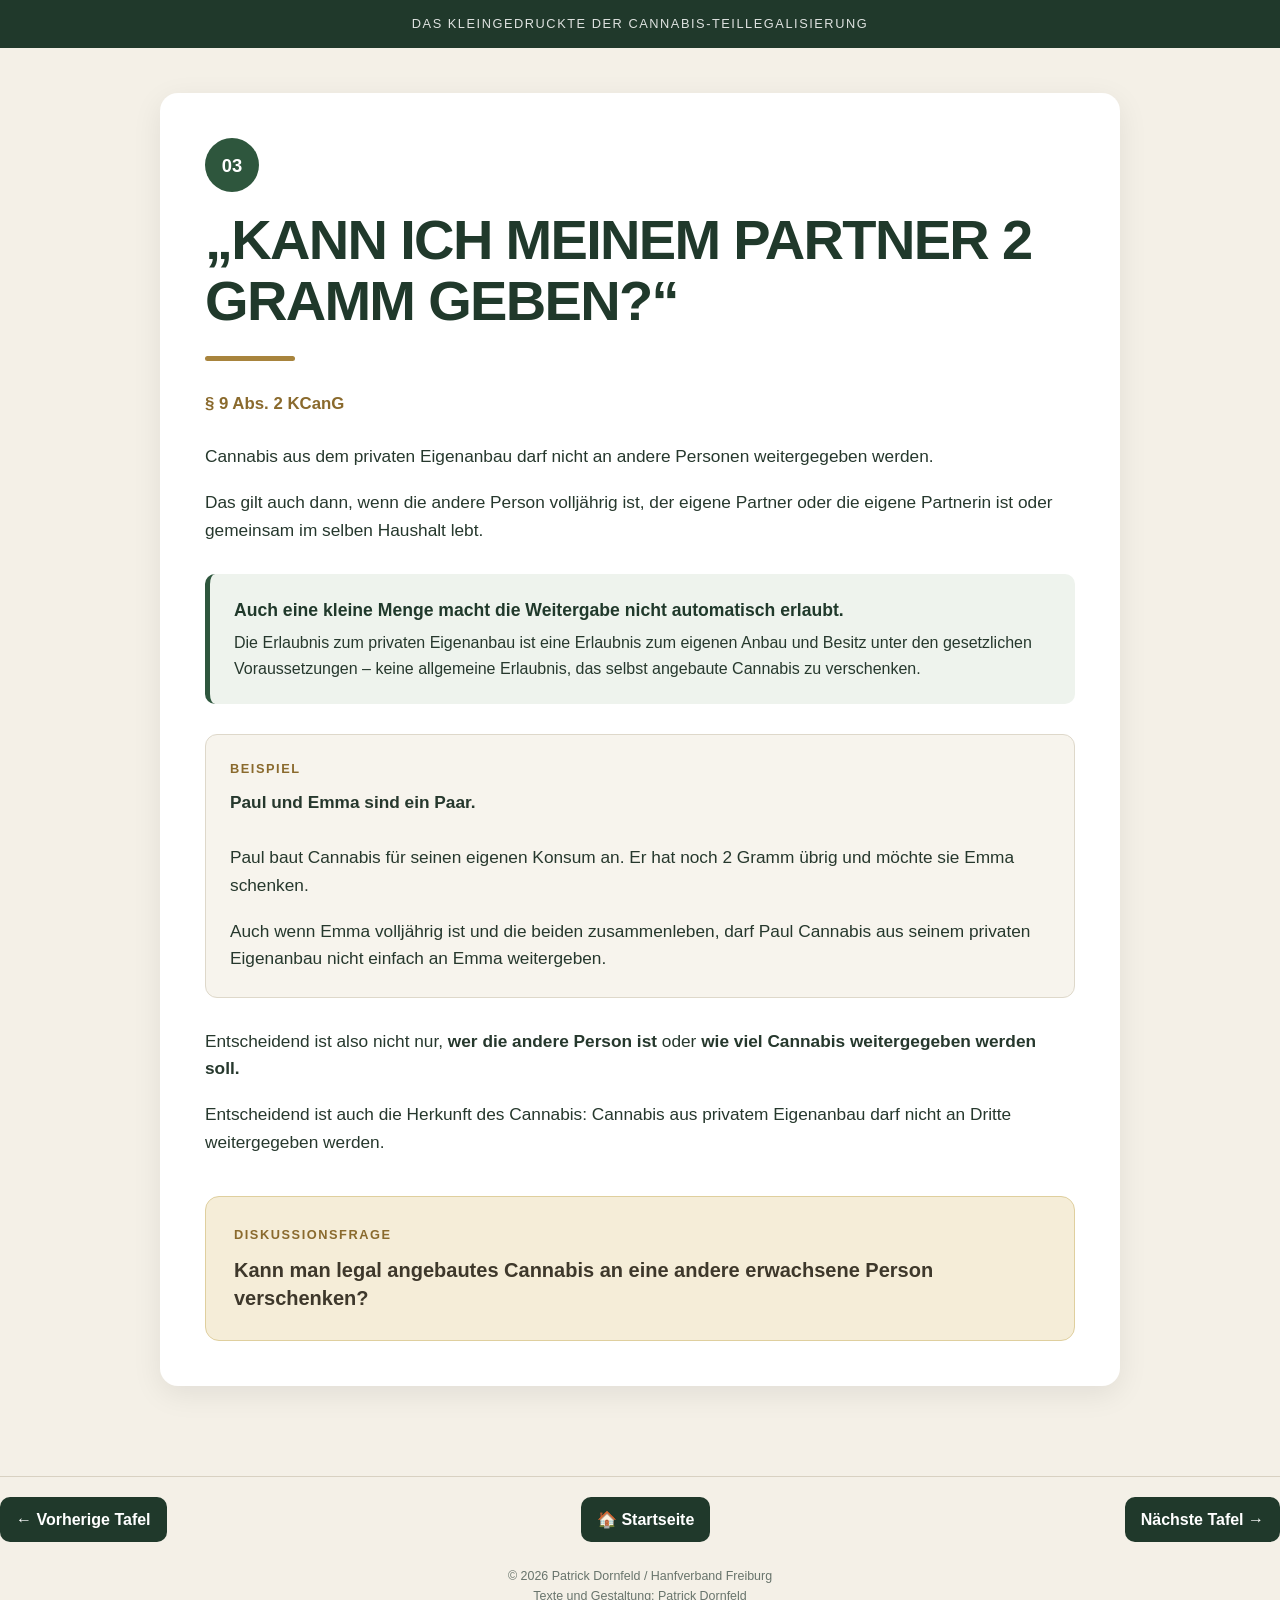
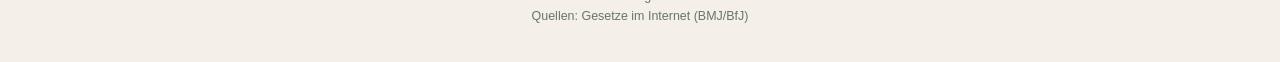
<file: websitecang/Tafel3.html>
<!DOCTYPE html>
<html lang="de">
<head>
    <meta charset="UTF-8">
    <meta name="viewport" content="width=device-width, initial-scale=1.0">
    <title>Kann ich meinem Partner 2 Gramm geben?</title>
    <style>
        * {
            box-sizing: border-box;
        }
        html {
            scroll-behavior: smooth;
        }
        body {
            margin: 0;
            font-family: -apple-system, BlinkMacSystemFont, "Segoe UI",
                         Roboto, Helvetica, Arial, sans-serif;
            background: #f4f0e7;
            color: #26382d;
            line-height: 1.6;
        }
        header {
            background: #20392b;
            color: white;
            padding: 14px 20px;
            text-align: center;
        }
        header .ausstellung {
            font-size: 0.8rem;
            letter-spacing: 0.12em;
            text-transform: uppercase;
            opacity: 0.85;
        }
        main {
            max-width: 1000px;
            margin: 0 auto;
            padding: 45px 20px 60px;
        }
        .tafel {
            background: white;
            border-radius: 18px;
            padding: 45px;
            box-shadow: 0 8px 30px rgba(0, 0, 0, 0.08);
        }
        .nummer {
            display: inline-flex;
            align-items: center;
            justify-content: center;
            width: 54px;
            height: 54px;
            border-radius: 50%;
            background: #2e563d;
            color: white;
            font-size: 1.15rem;
            font-weight: 800;
            margin-bottom: 18px;
        }
        h1 {
            margin: 0 0 15px;
            font-size: clamp(2rem, 5vw, 3.5rem);
            line-height: 1.08;
            letter-spacing: -0.03em;
            color: #20392b;
        }
        .linie {
            width: 90px;
            height: 5px;
            background: #a8843d;
            border-radius: 10px;
            margin: 25px 0 30px;
        }
        .gesetz {
            color: #8a6a2d;
            font-weight: 800;
            font-size: 1.05rem;
            margin-bottom: 25px;
        }
        p {
            font-size: 1.08rem;
            margin: 0 0 18px;
        }
        .hinweis {
            background: #eef3ed;
            border-left: 5px solid #2e563d;
            padding: 22px 24px;
            border-radius: 10px;
            margin: 30px 0;
        }
        .hinweis strong {
            display: block;
            color: #20392b;
            font-size: 1.1rem;
            margin-bottom: 6px;
        }
        .beispiel {
            background: #f7f4ed;
            border: 1px solid #ded8ca;
            border-radius: 12px;
            padding: 24px;
            margin: 30px 0;
        }
        .beispiel-titel {
            color: #8a6a2d;
            font-size: 0.8rem;
            font-weight: 800;
            letter-spacing: 0.12em;
            text-transform: uppercase;
            margin-bottom: 10px;
        }
        .beispiel p {
            margin-bottom: 0;
        }
        .gegenfrage {
            margin-top: 40px;
            padding: 28px;
            background: #f5edd8;
            border-radius: 14px;
            border: 1px solid #dfcf9e;
        }
        .frage-label {
            color: #8a6a2d;
            font-size: 0.8rem;
            font-weight: 800;
            letter-spacing: 0.12em;
            text-transform: uppercase;
            margin-bottom: 10px;
        }
        .gegenfrage p {
            margin: 0;
            font-size: 1.25rem;
            font-weight: 750;
            line-height: 1.4;
            color: #3e382b;
        }
        footer {
            text-align: center;
            color: #68746c;
            font-size: 0.78rem;
            padding: 25px 20px 35px;
        }
        @media (max-width: 700px) {
            main {
                padding: 25px 12px 40px;
            }
            .tafel {
                padding: 28px 22px;
                border-radius: 14px;
            }
            h1 {
                font-size: 2rem;
            }
            p {
                font-size: 1rem;
            }
            .gegenfrage {
                padding: 22px;
            }
            .gegenfrage p {
                font-size: 1.1rem;
            }
        }
        
        .tafel-navigation {
  margin-top: 30px;
  padding-top: 20px;
  border-top: 1px solid #d8d1c2;

  display: flex;
  justify-content: space-between;
  align-items: center;
  gap: 12px;
}

.tafel-navigation a {
  display: inline-block;
  padding: 10px 16px;
  background: #20392b;
  color: white;
  text-decoration: none;
  border-radius: 10px;
  font-weight: 600;
  transition: 0.2s ease;
}

.tafel-navigation a:hover,
.tafel-navigation a:focus {
  background: #a8843d;
  color: white;
}

@media (max-width: 700px) {
  .tafel-navigation {
    flex-direction: column;
  }

  .tafel-navigation a,
  .tafel-navigation span {
    width: 100%;
    text-align: center;
  }
}
        
    </style>
</head>
<body>
<header>
    <div class="ausstellung">
        Das Kleingedruckte der Cannabis-Teillegalisierung
    </div>
</header>
<main>
    <article class="tafel">
        <!-- Tafelnummer -->
        <div class="nummer">
            03
        </div>
        <!-- Überschrift -->
        <h1>
            „KANN ICH MEINEM PARTNER 2 GRAMM GEBEN?“
        </h1>
        <div class="linie"></div>
        <!-- Gesetzliche Grundlage -->
        <div class="gesetz">
            § 9 Abs. 2 KCanG
        </div>
        <!-- Haupttext -->
        <p>
            Cannabis aus dem privaten Eigenanbau darf nicht an andere
            Personen weitergegeben werden.
        </p>
        <p>
            Das gilt auch dann, wenn die andere Person volljährig ist,
            der eigene Partner oder die eigene Partnerin ist oder
            gemeinsam im selben Haushalt lebt.
        </p>
        <!-- Hinweis -->
        <div class="hinweis">
            <strong>
                Auch eine kleine Menge macht die Weitergabe nicht automatisch erlaubt.
            </strong>
            Die Erlaubnis zum privaten Eigenanbau ist eine Erlaubnis
            zum eigenen Anbau und Besitz unter den gesetzlichen
            Voraussetzungen – keine allgemeine Erlaubnis,
            das selbst angebaute Cannabis zu verschenken.
        </div>
        <!-- Beispiel -->
        <div class="beispiel">
            <div class="beispiel-titel">
                Beispiel
            </div>
            <p>
                <strong>Paul und Emma sind ein Paar.</strong><br><br>
                Paul baut Cannabis für seinen eigenen Konsum an.
                Er hat noch 2 Gramm übrig und möchte sie Emma schenken.
            </p>
            <p style="margin-top: 18px;">
                Auch wenn Emma volljährig ist und die beiden zusammenleben,
                darf Paul Cannabis aus seinem privaten Eigenanbau
                nicht einfach an Emma weitergeben.
            </p>
        </div>
        <!-- Kernaussage -->
        <p>
            Entscheidend ist also nicht nur,
            <strong>wer die andere Person ist</strong> oder
            <strong>wie viel Cannabis weitergegeben werden soll.</strong>
        </p>
        <p>
            Entscheidend ist auch die Herkunft des Cannabis:
            Cannabis aus privatem Eigenanbau darf nicht an Dritte
            weitergegeben werden.
        </p>
        <!-- Diskussionsfrage -->
        <div class="gegenfrage">
            <div class="frage-label">
                Diskussionsfrage
            </div>
            <p>
                Kann man legal angebautes Cannabis
                an eine andere erwachsene Person verschenken?
            </p>
        </div>
    </article>
</main>

<nav class="tafel-navigation" aria-label="Tafelnavigation">
  <a href="Tafel2.html">← Vorherige Tafel</a>
  <a href="Start.html">🏠 Startseite</a>
  <a href="Tafel4.html">Nächste Tafel →</a>
</nav>

<footer>
    © 2026 Patrick Dornfeld / Hanfverband Freiburg<br>
    Texte und Gestaltung: Patrick Dornfeld<br>
    Quellen: Gesetze im Internet (BMJ/BfJ)
</footer>
</body>
</html>
</file>
